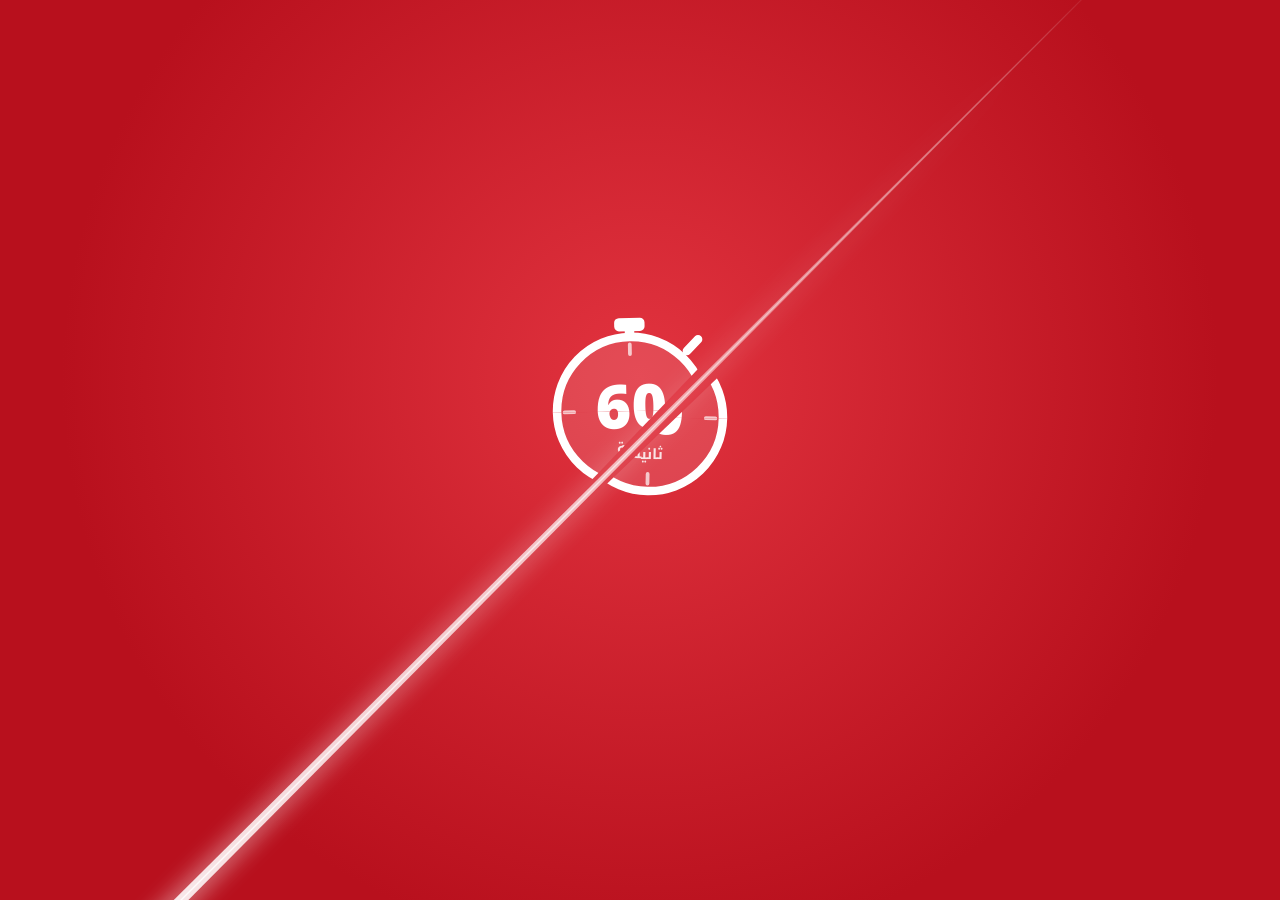
<file: index.html>
<!DOCTYPE html>
<html lang="ar" dir="rtl">
<head>
<meta charset="utf-8">
<meta name="viewport" content="width=device-width, initial-scale=1, maximum-scale=1, user-scalable=no, viewport-fit=cover">
<title>تحدّي الدقيقة</title>
<link rel="preconnect" href="https://fonts.googleapis.com">
<link rel="preconnect" href="https://fonts.gstatic.com" crossorigin>
<link href="https://fonts.googleapis.com/css2?family=Noto+Kufi+Arabic:wght@400;500;700;800&display=swap" rel="stylesheet">
<style>
:root{
  --hero:#d3232f; --page:#f4f4f5; --card:#ffffff; --text:#1f2125; --muted:#6b7078;
  --line:#e7e8eb; --tile:#f1f2f4; --accent:#d3232f; --ok:#1f9d6b; --shadow:0 4px 14px rgba(0,0,0,.07);
}
*{box-sizing:border-box;-webkit-tap-highlight-color:transparent}
html,body{margin:0;height:100%}
body{font-family:'Noto Kufi Arabic',system-ui,sans-serif;color:var(--text);background:var(--hero);min-height:100dvh;display:flex;justify-content:center}
#app{width:100%;max-width:480px;min-height:100dvh;display:flex;flex-direction:column;background:var(--hero)}
.screen{display:none;flex:1;flex-direction:column;animation:fade .28s ease}
.screen.active{display:flex}
#store,#badgesPage,#lbPage{touch-action:pan-y}
@keyframes fade{from{transform:translateY(4px)}to{transform:none}}

/* ===== الجزء العلوي (الهيرو) ===== */
.hero{color:#fff;padding:calc(14px + env(safe-area-inset-top)) 18px 26px}
.hero-top{display:flex;align-items:center;justify-content:space-between;margin-bottom:14px}
.mark{width:38px;height:38px}
.greet{font-size:14px;opacity:.9}
.hero h1{margin:0;font-size:30px;font-weight:800;line-height:1.3}
.hero p{margin:4px 0 0;font-size:14px;opacity:.88}

/* ===== اللوحة السفلية ===== */
.sheet{flex:1;background:var(--page);border-radius:28px 28px 0 0;padding:18px 16px calc(22px + env(safe-area-inset-bottom));display:flex;flex-direction:column}

.stats{display:grid;grid-template-columns:repeat(3,1fr);gap:10px;margin-bottom:16px}
.stat{background:var(--card);border-radius:16px;padding:10px 6px;text-align:center;box-shadow:var(--shadow)}
.stat b{display:block;font-size:24px;font-weight:800;color:var(--accent);line-height:1.2}
.stat small{color:var(--muted);font-size:12px}
.label{font-weight:800;margin:0 2px 10px;font-size:16px}

/* بطاقات الفئات بنمط التطبيق */
.cats{display:flex;flex-direction:column;gap:10px}
.cat{position:relative;display:flex;align-items:center;gap:12px;width:100%;min-height:62px;padding:0 0 0 14px;border:2px solid transparent;background:var(--card);border-radius:18px;box-shadow:var(--shadow);color:var(--text);font:inherit;text-align:right;cursor:pointer;overflow:hidden;transition:.15s}
.cat .ic{flex:none;width:64px;align-self:stretch;display:flex;align-items:center;justify-content:center;font-size:26px;background:var(--tile)}
.cat .nm{flex:1;font-weight:800;font-size:17px}
.cat:after{content:"‹";font-size:28px;color:var(--muted);line-height:1}
.cat .chk{display:none;width:22px;height:22px;border-radius:50%;background:var(--accent);color:#fff;font-size:13px;font-weight:800;align-items:center;justify-content:center}
.cat.sel{border-color:var(--accent)}
.cat.sel .chk{display:flex}
.cat.sel:after{display:none}

.btn{width:100%;margin-top:18px;border:0;border-radius:16px;padding:16px;font:inherit;font-weight:800;font-size:19px;color:#fff;background:var(--accent);box-shadow:0 8px 18px rgba(211,35,47,.3);cursor:pointer}
.btn:active{transform:translateY(2px)}
.btn.ghost{background:var(--card);color:var(--text);box-shadow:var(--shadow);margin-top:10px;font-size:17px}
.note{margin-top:14px;text-align:center;color:var(--muted);font-size:12.5px}

/* ===== البحث عن خصم (خلفية الهوية كاملة) ===== */
.full{flex:1;display:flex;flex-direction:column;align-items:center;justify-content:center;text-align:center;gap:14px;color:#fff;padding:24px}
.radar{width:120px;height:120px;border-radius:50%;border:3px solid #fff;position:relative;margin:0 auto 18px;animation:pulse 1.3s infinite}
@keyframes pulse{0%{box-shadow:0 0 0 0 rgba(255,255,255,.5)}100%{box-shadow:0 0 0 36px rgba(255,255,255,0)}}
.big{font-size:26px;font-weight:800}
.sub{opacity:.85;font-size:15px}
.vs{display:flex;align-items:center;justify-content:center;gap:16px}
.av{width:82px;height:82px;border-radius:50%;background:rgba(255,255,255,.18);border:3px solid #fff;display:flex;align-items:center;justify-content:center;font-size:38px;margin:0 auto 6px}
.pname{font-weight:800}
.tag{font-size:11px;opacity:.85}

/* ===== اللعب ===== */
.top{display:grid;grid-template-columns:1fr 84px 1fr;align-items:center;gap:8px;margin-bottom:12px}
.pl{background:rgba(255,255,255,.16);border-radius:16px;padding:8px 10px;text-align:center;color:#fff}
.pl .n{font-size:12px;opacity:.85;white-space:nowrap;overflow:hidden;text-overflow:ellipsis}
.pl .s{font-size:30px;font-weight:800;line-height:1.15}
.pl .s.pop{animation:pop .35s}
@keyframes pop{40%{transform:scale(1.35)}}#quitBtn{position:fixed!important;left:50%!important;transform:translateX(-50%);bottom:calc(12px + env(safe-area-inset-bottom))!important;width:calc(100% - 32px)!important;max-width:448px;margin:0!important;z-index:20;box-shadow:0 6px 18px rgba(211,35,47,.28)}
#game .sheet{padding-bottom:calc(84px + env(safe-area-inset-bottom))!important}
#game:not(.active) #quitBtn{display:none}

.fpts{position:fixed;left:50%;top:34%;z-index:60;pointer-events:none;font-weight:900;transform:translateX(-50%);animation:fpts 1.9s ease-out forwards;white-space:nowrap;-webkit-text-stroke:1.5px #fff;paint-order:stroke fill}
.fpts.l1{font-size:40px;color:#15803d;text-shadow:0 4px 14px rgba(21,128,61,.45)}
.fpts.l2{font-size:48px;color:#0369a1;text-shadow:0 4px 16px rgba(3,105,161,.5)}
.fpts.l3{font-size:58px;color:#e09b00;text-shadow:0 0 24px rgba(245,179,1,.9),0 3px 8px rgba(0,0,0,.3)}
.fpts small{display:block;font-size:17px;text-align:center;-webkit-text-stroke:0;color:#fff;background:#c8102e;border-radius:999px;padding:2px 10px;margin:4px auto 0;width:max-content}
@keyframes fpts{0%{opacity:0;transform:translate(-50%,24px) scale(.5)}14%{opacity:1;transform:translate(-50%,0) scale(1.18)}24%{transform:translate(-50%,0) scale(1)}75%{opacity:1;transform:translate(-50%,-14px) scale(1)}100%{opacity:0;transform:translate(-50%,-50px) scale(.95)}}

.clock{position:relative;width:84px;height:84px}
.clock svg{width:100%;height:100%;transform:rotate(-90deg)}
.clock .bg{stroke:rgba(255,255,255,.25)}
.clock .fg{stroke:#fff;stroke-linecap:round;transition:stroke-dashoffset .1s linear,stroke .3s}
.clock .num{position:absolute;inset:0;display:flex;align-items:center;justify-content:center;font-size:30px;font-weight:800;color:#fff}
.clock.low .fg{stroke:#ffd24a} .clock.low .num{color:#ffd24a;animation:blink .5s infinite alternate}
@keyframes blink{to{transform:scale(1.14)}}
.race{display:flex;height:38px;border-radius:19px;overflow:hidden;background:rgba(255,255,255,.2);box-shadow:inset 0 0 0 1.5px rgba(255,255,255,.35)}
.race i{display:flex;align-items:center;height:100%;transition:width .45s ease;font-style:normal;font-size:14px;font-weight:800;padding:0 14px;gap:8px;white-space:nowrap;overflow:hidden;min-width:0}
.race .m{background:#fff;color:var(--hero);width:50%;justify-content:flex-start} .race .b{background:rgba(70,0,10,.55);color:#fff;width:50%;justify-content:flex-end}
.meta{display:flex;justify-content:space-between;align-items:center;margin-bottom:10px;font-size:13px;color:var(--muted)}
.chip{background:var(--card);border-radius:20px;padding:3px 12px;font-weight:700;box-shadow:var(--shadow)}
.combo{color:var(--accent);font-weight:800;opacity:0;transition:.2s}
.combo.on{opacity:1}
.qcard{background:var(--card);border-radius:20px;border-right:5px solid var(--accent);padding:22px 16px;font-size:21px;font-weight:800;line-height:1.7;text-align:center;min-height:112px;display:flex;align-items:center;justify-content:center;box-shadow:var(--shadow)}
.qcard.in{animation:qin .25s}
@keyframes qin{from{opacity:0;transform:translateX(-12px)}to{opacity:1;transform:none}}

/* ===== صفوف الإجابات ===== */
.opts{display:flex;flex-direction:column;gap:10px;margin-top:14px}
.opt{display:flex;align-items:center;gap:12px;width:100%;min-height:58px;padding:0 0 0 12px;border:2px solid transparent;background:var(--card);color:var(--text);border-radius:16px;box-shadow:var(--shadow);font:inherit;font-size:17px;font-weight:700;text-align:right;cursor:pointer;overflow:hidden;transition:transform .12s,background .15s,border-color .15s}
.opt:active{transform:scale(.985)}
.opt .lt{flex:none;width:54px;align-self:stretch;display:flex;align-items:center;justify-content:center;font-size:20px;font-weight:800;background:var(--tile);color:var(--accent)}
.opt .tx{flex:1;padding:8px 0}
.opt .st{flex:none;width:28px;height:28px;border-radius:50%;display:none;align-items:center;justify-content:center;font-weight:800;font-size:15px;color:#fff}
.opt.ok{border-color:var(--ok);background:color-mix(in srgb,var(--ok) 14%,var(--card))}
.opt.ok .lt{background:var(--ok);color:#fff}
.opt.ok .st{display:flex;background:var(--ok)}
.opt.bad{border-color:var(--accent);background:color-mix(in srgb,var(--accent) 12%,var(--card));animation:shake .35s}
.opt.bad .lt{background:var(--accent);color:#fff}
.opt.bad .st{display:flex;background:var(--accent)}
.opt.dim{opacity:.5}
@keyframes shake{25%{transform:translateX(7px)}75%{transform:translateX(-7px)}}
.opts.lock .opt{pointer-events:none}

/* ===== النتيجة ===== */
.hero.res{text-align:center;padding-bottom:30px}
.res-emoji{font-size:76px;line-height:1.1;animation:bounce .8s}
@keyframes bounce{0%{transform:scale(.3)}60%{transform:scale(1.2)}100%{transform:scale(1)}}
.res-title{margin:6px 0 0;font-size:34px;font-weight:800}
.res-scores{display:grid;grid-template-columns:1fr 1fr;gap:12px;margin-bottom:12px}
.score-card{background:var(--card);border-radius:18px;padding:16px 10px;text-align:center;box-shadow:var(--shadow)}
.score-card .n{font-size:13px;color:var(--muted)}
.score-card .s{font-size:44px;font-weight:800;line-height:1.2}
.score-card.me .s{color:var(--ok)} .score-card.bot .s{color:var(--accent)}
.res-extra{color:var(--muted);font-size:15px;font-weight:700;text-align:center;margin:4px 0 8px}
.sp{flex:1}

/* ===== تحسينات: ترويسة مضغوطة + شارات + هوية ===== */
.hero{position:relative;overflow:hidden}
.hero:before,.hero:after{content:"";position:absolute;border-radius:50%;background:rgba(255,255,255,.07);pointer-events:none}
.hero:before{width:170px;height:170px;top:-80px;left:-40px}
.hero:after{width:110px;height:110px;bottom:-60px;right:30px}
.hero>*{position:relative;z-index:1}
.hero>.wm{position:absolute!important;left:-18px;bottom:-30px;width:150px;height:150px;opacity:.13;z-index:0;pointer-events:none;transform:rotate(-8deg)}
.hero.compact{padding:calc(10px + env(safe-area-inset-top)) 18px 16px}
.hero-row{display:flex;align-items:center;gap:12px}
.hero-row .mark{width:40px;height:40px;flex:none;background:rgba(255,255,255,.16);border-radius:14px;padding:7px}
.ttl{flex:1}
.ttl h1{font-size:23px;line-height:1.2}
.ttl .greet{font-size:12.5px;opacity:.85}
.bcount{display:flex;align-items:center;gap:5px;background:rgba(255,255,255,.18);border-radius:20px;padding:5px 11px;font-weight:800;font-size:14px}
.sheet{border-radius:24px 24px 0 0;padding-top:16px}
.stats{margin-bottom:14px}
.stat b{font-size:22px}
.label{display:flex;align-items:center;gap:8px;margin-bottom:9px}
.label small{color:var(--muted);font-weight:500;font-size:13px}
.label:before{content:"";width:5px;height:16px;border-radius:3px;background:var(--accent)}
.cat{min-height:56px}
.cat .ic{width:60px;color:var(--accent)}
.cat .ic svg{width:26px;height:26px}
.btn{margin-top:14px}
.badges{display:flex;gap:10px;overflow-x:auto;padding:2px 2px 10px;margin:0 -2px 6px;scrollbar-width:none}
.badges::-webkit-scrollbar{display:none}
.bd{flex:none;width:72px;text-align:center;border:0;background:none;font:inherit;color:var(--text);cursor:pointer;padding:0}
.bd .bi{width:56px;height:56px;margin:0 auto 5px;border-radius:50%;display:flex;align-items:center;justify-content:center;background:var(--tile);color:#b3b7bf;border:2px dashed var(--line)}
.bd .bi svg{width:26px;height:26px}
.bd.on .bi{background:linear-gradient(160deg,#e8414d,var(--accent));color:#fff;border:2px solid #fff;box-shadow:0 0 0 2px var(--accent),0 6px 12px rgba(211,35,47,.3)}
.bd .bn{font-size:11.5px;font-weight:700;line-height:1.25;color:var(--muted)}
.bd.on .bn{color:var(--text)}
.toast{position:fixed;left:50%;bottom:calc(24px + env(safe-area-inset-bottom));transform:translate(-50%,20px);background:#1f2125;color:#fff;padding:10px 16px;border-radius:14px;font-size:14px;font-weight:700;opacity:0;pointer-events:none;transition:.25s;max-width:88%;text-align:center;z-index:9}
.toast.show{opacity:1;transform:translate(-50%,0)}
/* لعب */
#game .hero.tight{padding:calc(10px + env(safe-area-inset-top)) 14px 12px}
.top{grid-template-columns:1fr 72px 1fr;margin-bottom:9px}
.pl{padding:5px 8px}
.pl .s{font-size:26px}
.clock{width:72px;height:72px}
.clock .num{font-size:26px}
#game .sheet{padding-top:14px}
.meta{margin-bottom:8px}
.qcard{min-height:100px;font-size:20px;padding:18px 14px}
.opts{margin-top:12px;gap:9px}
.opt{min-height:54px}
/* نتيجة */
.hero.res{padding:calc(10px + env(safe-area-inset-top)) 18px 14px;display:flex;align-items:center;justify-content:center;gap:12px}
.res-emoji{font-size:48px}
.res-title{font-size:28px;margin:0}
.nb{display:flex;align-items:center;gap:12px;background:var(--card);border-radius:18px;padding:10px 12px;box-shadow:var(--shadow);margin-bottom:8px;border:2px solid var(--accent);animation:nbin .5s both}
.nb .bi{width:46px;height:46px;border-radius:50%;flex:none;display:flex;align-items:center;justify-content:center;background:linear-gradient(160deg,#e8414d,var(--accent));color:#fff}
.nb .bi svg{width:24px;height:24px}
.nb small{color:var(--accent);font-weight:800;font-size:12px;display:block}
.nb b{font-size:16px}
.nb span{display:block;color:var(--muted);font-size:12.5px}
@keyframes nbin{from{opacity:0;transform:translateY(14px) scale(.96)}to{opacity:1;transform:none}}

/* ===== أيقونات داخل مربعات مدوّرة بدل الشريط الجانبي، وإزالة الأسهم ===== */
.cat{padding:8px 12px 8px 14px;gap:12px}
.cat:after{display:none}
.cat .ic{width:46px;height:46px;align-self:center;border-radius:14px;margin:0}
.cat .ic svg{width:25px;height:25px}
.cat .chk{display:none}
.cat.sel .chk{display:flex}
.opt{padding:8px 12px 8px 14px}
.opt .lt{width:38px;height:38px;align-self:center;border-radius:12px;font-size:18px}
.opt .tx{padding:0}
.mixinfo{text-align:center;color:var(--muted);font-size:14px;font-weight:700;margin-top:10px}
#goBtn{padding:20px;font-size:23px;margin-top:10px;border-radius:18px}
#home .sheet{min-height:0}
.sndbtn{width:34px;height:34px;border-radius:50%;border:0;background:rgba(255,255,255,.18);color:#fff;display:flex;align-items:center;justify-content:center;cursor:pointer;flex:none;padding:0}
.qbar{height:5px;border-radius:5px;background:var(--line);margin-top:10px;overflow:hidden}
.qbar i{display:block;height:100%;width:100%;background:var(--accent);transition:width .1s linear}
.chip[data-l="1"]{color:var(--ok)}
.chip[data-l="3"]{color:var(--accent)}
.expl{display:none;margin-top:10px;background:color-mix(in srgb,var(--accent) 9%,var(--card));border-radius:14px;padding:10px 12px;font-size:14.5px;font-weight:700;line-height:1.6}
.expl.on{display:block;animation:fade .25s}
.sponsor{display:flex;align-items:center;gap:12px;background:var(--card);border-radius:18px;padding:10px 12px;box-shadow:var(--shadow);border:2px dashed var(--line);margin-top:2px}
.sponsor .gi{width:46px;height:46px;border-radius:14px;background:var(--tile);color:var(--accent);display:flex;align-items:center;justify-content:center;flex:none}
.sponsor small{color:var(--accent);font-weight:800;font-size:12px;display:block}
.sponsor b{font-size:16px}
.sponsor span{display:block;color:var(--muted);font-size:12.5px}
.opts{margin-top:10px}
.wallet{display:flex;align-items:center;justify-content:space-between;gap:10px;background:linear-gradient(135deg,var(--accent),#a81a24);color:#fff;border-radius:20px;padding:14px 16px;margin-bottom:14px;box-shadow:0 8px 18px rgba(211,35,47,.28)}
.wallet small{display:block;opacity:.9;font-size:13px}
.wallet b{font-size:32px;font-weight:800;line-height:1.2}
.wbtn{border:0;background:#fff;color:var(--accent);font:inherit;font-weight:800;font-size:15px;border-radius:14px;padding:10px 14px;cursor:pointer}
.earned{text-align:center;font-size:24px;font-weight:800;color:var(--ok);margin:2px 0 10px}
.earned small{display:block;font-size:12.5px;color:var(--muted);font-weight:500}
.rw{display:flex;align-items:center;gap:12px;background:var(--card);border-radius:18px;padding:10px 12px;box-shadow:var(--shadow);margin-bottom:10px}
.rw .gi{width:46px;height:46px;border-radius:14px;background:var(--tile);color:var(--accent);display:flex;align-items:center;justify-content:center;flex:none}
.rw .rb{flex:1;min-width:0}
.rw .gi.logo{background:#fff;overflow:hidden;box-shadow:inset 0 0 0 1px rgba(0,0,0,.06)}
.rw .gi.logo img{width:100%;height:100%;object-fit:contain;display:block}
.rw .rb b{display:block;font-size:15.5px}
.rw .rb span{color:var(--muted);font-size:12.5px}
.pbar{height:5px;border-radius:5px;background:var(--line);margin-top:6px;overflow:hidden}
.pbar i{display:block;height:100%;background:var(--accent)}
.rbtn{flex:none;border:0;background:var(--accent);color:#fff;font:inherit;font-weight:800;font-size:13px;border-radius:12px;padding:9px 12px;cursor:pointer}
.rbtn:disabled{background:var(--tile);color:var(--muted);cursor:default}
.hist{display:flex;align-items:center;justify-content:space-between;gap:10px;background:var(--card);border-radius:14px;padding:10px 12px;margin-bottom:8px;box-shadow:var(--shadow)}
.hist b{display:block;font-size:14.5px}
.hist span{color:var(--muted);font-size:12px}
.hist code{background:var(--tile);border-radius:8px;padding:4px 8px;font-size:13px;font-weight:800;letter-spacing:1px}
.empty{color:var(--muted);text-align:center;font-size:14px;padding:6px}
/* بوابة الدخول: الزائر ما يشوف شي غير هذي الشاشة */
#gate{position:fixed;inset:0;z-index:15;display:none;flex-direction:column;overflow-y:auto;background:var(--page);-webkit-overflow-scrolling:touch}
#gate.on{display:flex}#gate .gtop,#gate .gcard{flex:none}body.gated{overflow:hidden}
#gate .gtop{position:relative;overflow:hidden;background:linear-gradient(160deg,#d93a42,#b8101d);color:#fff;text-align:center;padding:calc(48px + env(safe-area-inset-top)) 24px 70px}
#gate .gwm{position:absolute;width:230px;height:230px;left:-60px;top:-30px;opacity:.12}
#gate .gmark{width:120px;height:auto;display:block;margin:6px auto 16px}
#gate h1{margin:0;font-size:32px;font-weight:900}
#gate .gtop p{margin:8px 0 0;opacity:.9;font-size:14px}
#gate .gcard{position:relative;margin:-44px 16px 24px;background:var(--card,#fff);border-radius:24px;padding:22px 18px 18px;box-shadow:0 14px 34px rgba(0,0,0,.12);max-width:440px;align-self:center;width:calc(100% - 32px);box-sizing:border-box}
#gate h2{margin:0 0 4px;font-size:21px;font-weight:900;color:var(--text)}
#gate .gsub{font-size:13px;color:var(--muted);line-height:1.8;margin-bottom:14px}
#gate .gfld{display:block;margin-bottom:12px}#gate .gfld span{display:block;font-size:13px;font-weight:700;color:var(--muted);margin-bottom:6px}
#gate .gfld input{width:100%;box-sizing:border-box;font:inherit;font-size:20px;font-weight:700;padding:13px 14px;border-radius:14px;border:1.5px solid var(--line);background:var(--page);color:var(--text);outline:none;text-align:center;letter-spacing:1px}
#gate .gfld input:focus{border-color:var(--accent)}
#gate #gCode{letter-spacing:8px}#gate #gCode:placeholder-shown{letter-spacing:0}#gate .btn:focus{outline:none}#gate .btn:focus-visible{outline:3px solid rgba(211,35,47,.35);outline-offset:2px}
#gate .ggp{margin:4px 0 6px}
#gate .gerr{color:var(--accent);font-size:13px;font-weight:700;text-align:center;min-height:0}#gate .gerr:empty{display:none}
#gate .btn{margin-top:12px}
#gate .ghelp{font-size:12px;color:var(--muted);text-align:center;margin-top:12px}
#lbBody,#lbMe,#lbCnt{transition:opacity .18s}#lbBody.ld{opacity:.45;pointer-events:none}#lbCnt.ld{opacity:.6}
.modal{position:fixed;inset:0;background:rgba(0,0,0,.5);display:none;align-items:center;justify-content:center;padding:24px;z-index:20}
.modal.on{display:flex}
.mbox{background:var(--card);border-radius:22px;padding:20px 18px;width:100%;max-width:360px;text-align:center}
.mbox h3{margin:0 0 8px;font-size:20px}
.mbox #mBody{color:var(--muted);font-size:15px;line-height:1.7}
.mbox code{display:inline-block;background:var(--tile);color:var(--text);border-radius:8px;padding:4px 10px;font-weight:800;letter-spacing:1.5px;margin:4px 0}
.mbtns{display:flex;gap:10px;margin-top:16px}
.mbtns .btn{margin-top:0;padding:12px;font-size:16px;flex:1}
.radar:after{content:none}
.radar{display:flex;align-items:center;justify-content:center}
.av{color:#fff;font-size:36px;font-weight:800}
.av svg{display:block}
.vsb{width:48px;height:48px;border-radius:50%;background:#fff;color:var(--hero);display:flex;align-items:center;justify-content:center;font-weight:800;font-size:16px;flex:none;box-shadow:0 4px 12px rgba(0,0,0,.2)}
.tag{display:flex;align-items:center;justify-content:center;gap:4px}
.combo{display:inline-flex;align-items:center;gap:3px}
.res-emoji{width:62px;height:62px;border-radius:50%;background:rgba(255,255,255,.18);display:flex;align-items:center;justify-content:center;font-size:0;animation:bounce .8s}
.opt .st svg{stroke-width:3.2}
.expl.on{display:flex;gap:8px;align-items:flex-start}
.expl svg{flex:none;color:var(--accent);margin-top:2px}
/* خط نوتو كوفي أعرض: ضبط الأحجام */
body{font-family:'Noto Kufi Arabic',system-ui,sans-serif}
.ttl h1{font-size:20px}
.qcard{font-size:18px;line-height:1.9}
.opt{font-size:15.5px}
.cat .nm{font-size:15.5px}
.btn{font-size:17px}
#goBtn{font-size:20px}
.wallet b{font-size:28px}
.stat b{font-size:20px}
.pl .s{font-size:24px}
.res-title{font-size:25px}
.expl{font-size:13.5px}
.bd .bn{font-size:10.5px}
.rw .rb b{font-size:14px}
.exclusive{display:flex;align-items:center;gap:12px;background:var(--card);border-radius:18px;padding:10px 12px;box-shadow:var(--shadow);margin-top:2px}
.exclusive .gi{width:46px;height:46px;border-radius:14px;background:var(--tile);color:var(--accent);display:flex;align-items:center;justify-content:center;flex:none}
.exclusive b{font-size:14.5px;line-height:1.6}
.guestbox{background:#fff6e0;border:1.5px solid #f2b705;border-radius:16px;padding:14px;margin-bottom:12px;color:#3a3112}
.guestbox b{display:block;font-size:15px;margin-bottom:4px}.guestbox p{margin:0 0 10px;font-size:12.5px;line-height:1.8;color:#6b5a1d}
.guestbox .rbtn{width:100%;padding:11px;border-radius:12px;font-size:15px}
html[data-theme="dark"] .guestbox{background:#2f2a1a;border-color:#b98d10;color:#f3e7c0}html[data-theme="dark"] .guestbox p{color:#d9c88e}
body.guest .wallet,body.guest #inviteBtn,body.guest #inviteBtn+.hint,body.guest #goDone{display:none!important}
body.guest #lbBtn{opacity:.55}
.lgcode{letter-spacing:8px;font-size:20px!important;direction:ltr}.lgcode::placeholder{letter-spacing:0;font-size:16px}
.nameIn{width:100%;border:2px solid var(--line);background:var(--page);color:var(--text);border-radius:14px;padding:12px;font:inherit;font-size:16px;text-align:center;outline:none}
.nameIn:focus{border-color:var(--accent)}
.gpick{display:flex;gap:10px;margin-top:12px}.gpick button{flex:1;border:2px solid var(--line);background:var(--page);color:var(--text);border-radius:14px;padding:11px;font:inherit;font-weight:800;font-size:15px}.gpick button.on{border-color:var(--accent);background:var(--accent);color:#fff}
.shareimg{width:100%;max-height:52vh;object-fit:contain;border-radius:14px;display:block;margin:0 auto}
.hint{font-size:12px;color:var(--muted);margin-top:8px}
.mbox{max-height:92vh;overflow:auto}
.mbtns{flex-wrap:wrap}
.badges{display:grid;grid-template-columns:repeat(5,1fr);gap:10px 4px;overflow:visible;padding:0;margin:0 0 12px}
.bd{width:auto}
.bd .bi{width:48px;height:48px;margin:0 auto 4px}
.bd .bn{font-size:11px;white-space:nowrap}
button.bcount{border:1.5px solid rgba(255,255,255,.6);background:rgba(255,255,255,.22);color:#fff;font:inherit;font-weight:700;font-size:13px;cursor:pointer;padding:6px 10px;box-shadow:0 2px 6px rgba(0,0,0,.15);transition:transform .12s,background .12s}
button.bcount:active,.sndbtn:active{transform:scale(.93);background:rgba(255,255,255,.38)}
.sndbtn{border:1.5px solid rgba(255,255,255,.6)!important;background:rgba(255,255,255,.22)!important;box-shadow:0 2px 6px rgba(0,0,0,.15);width:38px!important;height:38px!important;transition:transform .12s,background .12s}
.bcard{display:flex;align-items:center;gap:12px;background:var(--card);border-radius:18px;padding:12px;box-shadow:var(--shadow);margin-bottom:10px}
.bcard .bi{width:52px;height:52px;border-radius:50%;flex:none;display:flex;align-items:center;justify-content:center;background:var(--tile);color:#b3b7bf;border:2px dashed var(--line)}
.bcard.on .bi{background:linear-gradient(160deg,#e8414d,var(--accent));color:#fff;border:2px solid #fff;box-shadow:0 0 0 2px var(--accent),0 6px 12px rgba(211,35,47,.25)}
.bcard .bt{flex:1;min-width:0}
.bcard .bt b{display:block;font-size:15px}
.bcard .bt span{display:block;color:var(--muted);font-size:12.5px;line-height:1.6}
.bcard .bs{flex:none;color:var(--muted)}
.bcard.on .bs{color:var(--ok)}
.bcard .prog{font-size:11.5px;color:var(--muted);margin-top:4px}
.ttl{min-width:0}
.ttl .greet{display:block;font-size:13.5px;opacity:1;font-weight:500;cursor:pointer;white-space:nowrap;overflow:hidden;text-overflow:ellipsis;max-width:100%}
.mt1{display:block}.mt2{display:block;font-size:17px;font-weight:600;color:var(--muted);margin-top:4px}
.greet .gt{font-size:15px;font-weight:800}.greet .gn{font-size:13px;font-weight:500;opacity:.85;margin-inline-start:4px}
.bgrid{display:grid;grid-template-columns:repeat(4,1fr);gap:20px 6px;padding:6px 0}
.bt2{border:0;background:none;font:inherit;color:var(--text);text-align:center;cursor:pointer;padding:0}
.ring{--p:0;width:74px;height:74px;margin:0 auto 6px;border-radius:50%;background:conic-gradient(var(--accent) calc(var(--p)*1%),var(--line) 0);display:flex;align-items:center;justify-content:center}
.ring .bi{width:64px;height:64px;border-radius:50%;display:flex;align-items:center;justify-content:center;background:var(--card);color:#b3b7bf}
.bt2.on .ring .bi{background:linear-gradient(160deg,#e8414d,var(--accent));color:#fff}
.bt2 .nm{font-size:11.5px;font-weight:700;color:var(--muted)}
.bt2.on .nm{color:var(--text)}
.lbrow{width:100%;display:flex;align-items:center;gap:8px;font:inherit;border:0;border-radius:14px;padding:10px 14px;margin:4px 0 2px;background:var(--card);color:var(--text);box-shadow:var(--shadow);cursor:pointer;text-align:start}
.lbrow>svg:first-child{color:#d69a12}.lbrow .bl{flex:1;font-weight:800;font-size:15px}.lbmine{font-weight:800;font-size:13px;color:var(--accent)}
#lbPage .sheet{padding-bottom:90px}
.lbmode{width:100%!important;margin:0 0 10px}.lbmode button{flex:1 1 0;justify-content:center}
.lbper{display:flex;gap:6px;margin-bottom:14px}.lbper button{flex:1;font:inherit;font-size:14px;font-weight:800;border:1.5px solid var(--line);background:var(--card);color:var(--muted);border-radius:12px;padding:8px 4px;cursor:pointer}
.lbper button.on{border-color:var(--accent);color:var(--accent)}
.pod{display:grid;grid-template-columns:1fr 1.15fr 1fr;align-items:end;gap:8px;margin:6px 0 14px}
.pod .pc{text-align:center;min-width:0}
.pod .pav{width:58px;height:58px;margin:0 auto 6px;border-radius:50%;display:grid;place-items:center;font-weight:800;font-size:22px;color:#fff;background:#9aa1ab center/cover no-repeat;border:3px solid var(--card);box-shadow:var(--shadow)}
.pod .p1 .pav{width:72px;height:72px;font-size:26px}
.pod .pn{font-size:13px;font-weight:800;white-space:nowrap;overflow:hidden;text-overflow:ellipsis}
.pod .pp{font-size:12.5px;color:var(--muted);font-weight:700}
.pod .blk{margin-top:6px;border-radius:12px 12px 0 0;color:#fff;font-weight:900;font-size:20px;display:grid;place-items:center}
.pod .p1 .blk{height:70px;background:linear-gradient(160deg,#ffd76a,#d69a12)}.pod .p2 .blk{height:52px;background:linear-gradient(160deg,#e3e6ea,#9aa1ab)}.pod .p3 .blk{height:40px;background:linear-gradient(160deg,#d9a273,#a0643a)}
.lbl{background:var(--card);border-radius:18px;box-shadow:var(--shadow);overflow:hidden}
.lbi{display:flex;align-items:center;gap:10px;padding:11px 14px;border-bottom:1px solid var(--line);font-weight:700}
.lbi:last-child{border-bottom:0}.lbi .rk{width:28px;text-align:center;font-weight:900;color:var(--muted)}.lbi .nm{flex:1;min-width:0;white-space:nowrap;overflow:hidden;text-overflow:ellipsis}.lbi .pt{font-weight:900}
.lbi.me{background:color-mix(in srgb,var(--accent) 10%,var(--card))}.lbi.me .nm{color:var(--accent)}
.lbmore{display:block;width:100%;margin:10px 0 0;font:inherit;font-weight:800;font-size:14px;border:0;background:none;color:var(--accent);padding:8px;cursor:pointer}
.lbcards{display:grid;grid-template-columns:1fr 1fr;gap:10px;margin-top:14px}
.lbc{background:var(--card);border-radius:16px;box-shadow:var(--shadow);padding:10px 12px;min-width:0}
.lbc small{display:block;color:var(--muted);font-weight:700;font-size:12px}.lbc b{display:block;font-size:14px;white-space:nowrap;overflow:hidden;text-overflow:ellipsis}.lbc span{font-weight:900;color:var(--accent);font-size:15px}
.lbempty{text-align:center;color:var(--muted);font-weight:700;padding:30px 10px;line-height:1.8}
.lbme{position:fixed;left:50%;transform:translateX(-50%);bottom:0;width:100%;max-width:480px;z-index:5;background:var(--accent);color:#fff;padding:12px 18px calc(12px + env(safe-area-inset-bottom));display:flex;align-items:center;gap:10px;font-weight:800;border-radius:18px 18px 0 0;box-shadow:0 -6px 18px rgba(0,0,0,.15)}
.lbme .rk{font-size:22px;font-weight:900}.lbme .tx{flex:1;font-size:13.5px;line-height:1.5}.lbme .pt{font-size:18px;font-weight:900}
.trk{display:flex;flex-direction:column;gap:10px;padding:4px 0 10px}
.trow{border:0;font:inherit;color:var(--text);text-align:right;background:var(--card);border-radius:18px;padding:12px 14px;box-shadow:var(--shadow);cursor:pointer}
.trow .th{display:flex;align-items:center;justify-content:space-between;gap:8px}
.trow .th b{font-size:16px}
.mds{display:flex;gap:6px}
.md{width:30px;height:30px;border-radius:50%;display:inline-flex;align-items:center;justify-content:center;background:var(--line);color:#b3b7bf;flex:none}
.md.on.t1{background:linear-gradient(160deg,#d9a273,#a0643a);color:#fff}
.md.on.t2{background:linear-gradient(160deg,#e3e6ea,#9aa1ab);color:#fff}
.md.on.t3{background:linear-gradient(160deg,#ffd76a,#d69a12);color:#fff}
.trow .tg{font-size:13px;color:var(--muted);font-weight:700;margin-top:8px}
.trow .pbar i{display:block;height:100%;background:var(--accent);border-radius:5px}
.sph{font-weight:800;font-size:15px;margin:10px 2px 0}
.tl{display:flex;align-items:center;gap:10px;text-align:right;padding:7px 0;color:var(--muted)}
.tl.on{color:var(--text)}.tl>span:nth-child(2){flex:1}
.nbq{text-align:center;color:var(--muted);font-size:12.5px;font-weight:700;margin:2px 0 8px;display:flex;align-items:center;justify-content:center;gap:6px}

.vs{align-items:flex-start!important;gap:6px!important;width:100%}
.vs .pcol{flex:1 1 0;min-width:0;display:flex;flex-direction:column;align-items:center;text-align:center}
.vs .pcol .av{margin:0 0 10px}
.vs .pname{width:100%;font-size:16px;line-height:1.35;min-height:44px;white-space:normal;overflow-wrap:anywhere;display:flex;align-items:flex-start;justify-content:center}
.vs .tag{display:inline-flex;align-items:center;justify-content:center;gap:4px;font-size:12px;opacity:.9;margin-top:4px;min-height:18px;white-space:nowrap}
.vs .vsb{flex:none;margin-top:28px}

.race i span{overflow:hidden;text-overflow:ellipsis;white-space:nowrap;min-width:0;flex:0 1 auto}
.race i b{font-size:18px;font-weight:800;flex:none;line-height:1}
.race .m{box-shadow:-2px 0 6px rgba(0,0,0,.12)}

/* الاكتفاء بشريط المقارنة: إخفاء بطاقتي النقاط */
#game .top .pl{display:none}
#game .top{display:flex;justify-content:center}
#game .race{margin-top:12px}

/* مؤقّت السؤال: إطار متناقص حول البطاقة */
.qwrap{position:relative}
.qwrap .qcard{border-right:0}
.qring{position:absolute;inset:0;width:100%;height:100%;pointer-events:none;overflow:visible}
.qring path{stroke:#1f9d6b;stroke-dasharray:100 100;transition:stroke .25s}
.qsec{position:absolute;top:9px;left:14px;font-size:13px;font-weight:800;color:#1f9d6b;transition:color .25s;pointer-events:none}
.qwrap.warn .qring path{stroke:#f08a00}.qwrap.warn .qsec{color:#f08a00}
.qwrap.danger .qring path{stroke:#d3232f}.qwrap.danger .qsec{color:#d3232f;animation:qpulse .5s ease-in-out infinite alternate}
@keyframes qpulse{to{transform:scale(1.18)}}
.qbar{display:none}

/* المنافس: رمادي بلون بطاقات التطبيق */
.race .b{background:#2b2c2e!important;color:#fff}
.race{background:#2b2c2e!important;box-shadow:inset 0 0 0 1.5px rgba(255,255,255,.28)!important}
/* عداد الجولة: قرص رمادي داكن وحلقة أوضح */
.clock{filter:drop-shadow(0 3px 8px rgba(60,0,8,.35))}
.clock::before{content:"";position:absolute;inset:7px;border-radius:50%;background:#2b2c2e}
.clock .bg{stroke:rgba(255,255,255,.22)}
.clock .fg{stroke:#fff}
.clock .num{flex-direction:column;line-height:1;font-size:28px}
.clock .num::after{content:"ثانية";font-size:10px;font-weight:700;opacity:.75;margin-top:3px}
.clock.low::before{background:#4a1016}
.clock.low .fg{stroke:#ffd24a}
/* لا يتداخل رقم ثواني السؤال مع نصه */
.qwrap .qcard{padding-top:34px}
.qsec{top:8px;left:50%;transform:translateX(-50%);background:rgba(0,0,0,.05);border-radius:10px;padding:1px 10px}
.qwrap.danger .qsec{animation:none}

/* عداد الجولة: رقم كبير يتغير لونه (الخيار ٢) */
.clock{width:auto!important;height:auto!important;filter:none}
.clock svg,.clock::before{display:none!important}
.clock .num{position:static!important;inset:auto;font-size:60px!important;font-weight:800;line-height:1;transition:color .3s;flex-direction:column;text-shadow:0 2px 8px rgba(60,0,8,.3)}
.clock .num::after{font-size:12px!important;opacity:.85;margin-top:4px}
.clock.mid .num{color:#ffd24a}
.clock.low .num{color:#ffd24a;animation:qpulse2 .5s ease-in-out infinite alternate}
@keyframes qpulse2{to{transform:scale(1.12)}}

/* الوضع الداكن */
html[data-theme="dark"]{--hero:#202124;--page:#111312;--card:#2a2b2e;--text:#f3f3f4;--muted:#9da1a8;--line:#34353a;--tile:#2a2b2e;--accent:#e0262f;--shadow:none}
html[data-theme="dark"] .wallet{background:var(--card);box-shadow:none;border:1px solid var(--line)}
html[data-theme="dark"] .wallet b{color:var(--text)}
html[data-theme="dark"] .wbtn{background:var(--accent);color:#fff;box-shadow:0 6px 16px rgba(224,38,47,.35)}
html[data-theme="dark"] #inviteBtn{background:transparent!important;color:var(--text)!important;border:1px solid var(--line)!important}
html[data-theme="dark"] html[data-theme="dark"] #quitBtn{background:var(--accent)!important;color:#fff!important;border:0!important}
#game #store .bklogo.bks,#badgesPage #app{position:relative}
.bklogo{position:absolute;top:calc(28px + env(safe-area-inset-top));left:0;right:0;margin:0 auto;width:76px;height:auto;color:#fff;z-index:5;pointer-events:none;shape-rendering:geometricPrecision}
html[data-theme="dark"] .bklogo{color:#d02030}
#app .hero{padding-top:calc(62px + env(safe-area-inset-top))!important}
html{touch-action:manipulation;-webkit-text-size-adjust:100%}
input,select,textarea{font-size:16px!important}
.pts50{font-size:26px;font-weight:800;color:#c8102e}
html[data-theme="dark"] .pts50{color:#ff4d57}
#goBtn.slide{position:relative;height:72px;border-radius:999px!important;padding:0!important;overflow:hidden;touch-action:none;user-select:none;-webkit-user-select:none;display:flex;align-items:center;justify-content:center;text-align:center;font-size:18px;line-height:1.25;cursor:pointer}
#goBtn .slbl{margin:0;padding:0 80px 0 14px;white-space:nowrap;font-weight:800;transition:opacity .15s;pointer-events:none}
#goBtn .sknob{position:absolute;margin:0;right:6px;top:6px;width:60px;height:60px;border-radius:50%;background:var(--accent);color:#fff;display:grid;place-items:center;box-shadow:0 2px 8px rgba(0,0,0,.3);touch-action:none;will-change:transform}
#goBtn .sknob.back{transition:transform .28s cubic-bezier(.2,.8,.2,1)}
@keyframes nudge{0%{transform:translateX(0)}30%{transform:translateX(-34px)}48%{transform:translateX(4px)}62%{transform:translateX(-12px)}76%{transform:translateX(2px)}100%{transform:translateX(0)}}
#goBtn .sknob.hint{animation:nudge 1.1s cubic-bezier(.3,.7,.3,1) 1}
#goBtn.slide{background:linear-gradient(90deg,#55565b,#3a3b40)!important;color:#fff!important;border:0!important;box-shadow:inset 0 1px 0 rgba(255,255,255,.14),0 6px 16px rgba(0,0,0,.18)!important}
#goBtn .sknob{box-shadow:0 2px 8px rgba(0,0,0,.35)}
#goBtn.slide{background:rgba(0,0,0,.09)!important;box-shadow:none!important;border:0!important;color:#6b6f76}
html[data-theme="dark"] #goBtn.slide{background:rgba(255,255,255,.14)!important;border:0!important;color:#c9ccd2}
#goBtn .slbl,html:not([data-theme="dark"]) #goBtn .slbl{animation:none!important;background:none!important;-webkit-background-clip:border-box;background-clip:border-box;-webkit-text-fill-color:currentColor;color:inherit;opacity:1}
#goBtn.slide{background:rgba(0,0,0,.065)!important;color:#a30d25!important}
#goBtn .slbl{padding:0!important;width:100%;text-align:center}
html[data-theme="dark"] #goBtn.slide{background:rgba(255,255,255,.13)!important;color:#fff!important}
#goBtn .sknob{top:50%!important;margin-top:-30px!important;right:6px!important;background:#c8102e!important;color:#fff!important}
html[data-theme="dark"] #goBtn .sknob{background:#e11d2e!important}
html:not([data-theme="dark"]) #invUrl{background:rgba(255,255,255,.16);border:1px solid rgba(255,255,255,.45);color:#fff}
html:not([data-theme="dark"]) #invShare{background:#fff!important;color:#c8102e!important;border:0!important}
html:not([data-theme="dark"]) #invCancel{background:transparent!important;color:#fff!important;border:1.5px solid rgba(255,255,255,.7)!important}
html[data-theme="dark"] #invUrl{background:var(--tile);border:1px solid var(--line)}
html[data-theme="dark"] #invCancel{background:transparent!important;color:var(--muted)!important;border:1px solid var(--line)!important}
#skipWait{background:#fff!important;color:#c8102e!important;border:0!important;border-radius:999px!important;font-weight:800!important;box-shadow:0 6px 16px rgba(0,0,0,.22)!important;padding:15px 22px!important;width:100%}
#skipWait:active{transform:scale(.97)}
#inviteBtn{display:flex!important;flex-direction:column;align-items:center;gap:8px;padding:14px 12px!important;border-radius:22px!important;background:var(--card,#fff)!important;border:1.5px solid rgba(200,16,46,.35)!important;box-shadow:none!important;color:var(--text,#1f2125)!important;height:auto!important}
#inviteBtn .mrow{display:flex;align-items:center;justify-content:center;gap:16px}
#inviteBtn .mav,#inviteBtn .mem{width:54px;height:54px;border-radius:50%;display:grid;place-items:center;font-size:22px;font-weight:800}
#inviteBtn .mav{background:#c8102e;color:#fff}
#inviteBtn .mem{border:2px dashed #c8102e;color:#c8102e;font-size:28px;font-weight:600;animation:mpulse 1.8s ease-in-out infinite}
@keyframes mpulse{50%{transform:scale(1.1);background:rgba(200,16,46,.1)}}
#inviteBtn .mvs{font-size:28px;line-height:1;filter:saturate(1.3) contrast(1.15);animation:swc 2.4s ease-in-out infinite}
@keyframes swc{0%,70%,100%{transform:rotate(0) scale(1)}78%{transform:rotate(-12deg) scale(1.15)}86%{transform:rotate(10deg) scale(1.15)}}
#inviteBtn .mlb{font-weight:800;font-size:17px}
#inviteBtn .mbd{background:#c8102e;color:#fff;font-size:12px;font-weight:800;padding:3px 12px;border-radius:999px}
html[data-theme="dark"] #inviteBtn{border-color:rgba(255,77,87,.5)!important;background:var(--card)!important}
html[data-theme="dark"] #inviteBtn .mem{border-color:#ff4d57;color:#ff4d57}
html[data-theme="dark"] .race .m,html[data-theme="dark"] .vsb{color:var(--accent)}
html[data-theme="dark"] .hero:before,html[data-theme="dark"] .hero:after{display:none}
html[data-theme="dark"] .sheet{background:var(--page)}
html[data-theme="dark"] #demoTop{background:var(--card)!important;color:#ff6b75!important;border-color:#ff6b75!important}
html[data-theme="dark"] .toast{background:#f3f3f4;color:#1f2125}
html[data-theme="dark"] .opt,html[data-theme="dark"] .qcard,html[data-theme="dark"] .modal-card,html[data-theme="dark"] .stat{color:var(--text)}
html[data-theme="dark"] .qsec{background:rgba(255,255,255,.08)}

/* ازدحام الترويسة */
#home .hero-row{gap:8px}
#home .hero h1{font-size:22px;white-space:nowrap}
#home .greet{font-size:12px;white-space:nowrap}
#home .ttl{min-width:0;flex:1}
#home .hero-row .sndbtn{width:36px!important;height:36px!important}
button.bcount{padding:6px 9px}

/* ثواني السؤال فوق البطاقة */
.qwrap .qcard{padding-top:22px!important}
.meta .qsec{position:static!important;transform:none!important;margin:0 auto;background:rgba(31,157,107,.12);color:#1f9d6b;border-radius:12px;padding:3px 12px;font-size:14px;font-weight:800;pointer-events:none}
.meta .qsec,.meta .chip,#qNum{white-space:nowrap}.meta .qsec{font-size:13px!important;padding:3px 10px!important;max-width:52%;overflow:hidden;text-overflow:ellipsis}
.meta .qsec.warn{background:rgba(240,138,0,.14);color:#f08a00}
.meta .qsec.danger{background:rgba(211,35,47,.12);color:#d3232f;animation:qpulse .5s ease-in-out infinite alternate!important}

/* ترويسة الرئيسية: لا تداخل بين العنوان والأزرار */
#home .hero-row{gap:6px}
#home .hero-row .mark{width:34px;height:34px;padding:6px;border-radius:12px}
#home .hero h1{font-size:20px}
#home .hero-row .sndbtn{width:34px!important;height:34px!important}
#home button.bcount{padding:5px 8px;gap:4px;font-size:12.5px}
#home button.bcount svg:last-child{display:none}
#home .ttl{overflow:hidden}

#app #game .hero{padding-top:calc(58px + env(safe-area-inset-top))!important;padding-bottom:10px!important}
#game .clock .num{flex-direction:row!important;align-items:baseline;gap:6px;font-size:34px!important}
#game .clock .num::after{margin-top:0!important;font-size:13px!important}
#game .race{margin-top:8px!important}
#game .sheet{padding-top:12px!important}

.pfbtn{width:56px;height:56px;border-radius:50%;border:2px solid rgba(255,255,255,.75);background:rgba(255,255,255,.22);padding:0;cursor:pointer;flex:none;overflow:hidden;box-shadow:0 2px 6px rgba(0,0,0,.15);margin-inline-start:auto}
.pfav,.pfbig,.avimg{display:grid;place-items:center;width:100%;height:100%;border-radius:50%;color:#fff;font-weight:800;background-size:cover;background-position:center}
.pfav{font-size:23px}
.pfcard{display:flex;flex-direction:column;align-items:center;gap:12px;margin:4px 0 14px}
.pfbig{width:104px;height:104px;background-color:#c8102e;font-size:42px;box-shadow:0 6px 18px rgba(0,0,0,.15)}
.pfacts{display:flex;gap:8px}
.pfa{font:inherit;font-size:13.5px;font-weight:800;border:0;border-radius:999px;padding:8px 16px;background:var(--accent);color:#fff;cursor:pointer}
.pfa.ghost{background:var(--card);color:var(--text);border:1px solid rgba(0,0,0,.08)}
.pfsec{background:var(--card);border-radius:18px;padding:4px 14px;margin-bottom:14px}
.pfrow{display:flex;align-items:center;gap:10px;min-height:54px;border-bottom:1px solid rgba(127,127,127,.15)}
.pfrow:last-child{border-bottom:0}
.pfrow>span{font-size:14px;color:var(--muted);white-space:nowrap}
.pfrow>b{flex:1;text-align:start;font-weight:800;font-size:15px;overflow:hidden;text-overflow:ellipsis;white-space:nowrap}
.pfrow .sndbtn{background:var(--accent)!important;border:0!important;box-shadow:none!important}
.pfrow button.bcount{background:var(--accent);border:0;box-shadow:none}
.pfedit{font:inherit;font-size:13px;font-weight:800;border:0;border-radius:999px;padding:7px 14px;background:rgba(127,127,127,.14);color:var(--text);cursor:pointer;flex:none}
.pflock{font-style:normal;font-size:12px;color:var(--muted);background:rgba(127,127,127,.12);border-radius:999px;padding:3px 10px}
.pfmail input{flex:1;min-width:0;font:inherit;font-size:14px;border:0;background:transparent;color:var(--text);direction:ltr;text-align:left;outline:none}
.pfh{font-size:14px;font-weight:800;color:var(--muted);margin:4px 6px 8px}
.pfstats{display:grid;grid-template-columns:repeat(4,1fr);gap:8px;margin-bottom:14px}
.pfstats div{background:var(--card);border-radius:14px;padding:10px 4px;text-align:center}
.pfstats b{display:block;font-size:17px;font-weight:800}
.pfstats small{font-size:11px;color:var(--muted)}
.av.hasimg,.mav.hasimg{background-size:cover!important;background-position:center!important;font-size:0!important}
.av.hasimg svg,.mav.hasimg svg{display:none}

.pfwrap{position:relative;width:110px;height:110px;border:0;padding:0;background:none;cursor:pointer;-webkit-tap-highlight-color:transparent}
.pfwrap .pfbig{width:110px;height:110px}
.pfplus{position:absolute;bottom:2px;left:2px;width:34px;height:34px;border-radius:50%;background:var(--accent);color:#fff;font-size:24px;font-weight:800;line-height:30px;display:grid;place-items:center;border:3px solid var(--page);box-shadow:0 2px 6px rgba(0,0,0,.25)}
.pfplus.ed{font-size:15px}
.pfmail{flex-wrap:wrap;padding:8px 0}
.pfmail>span{flex:1 1 100%}
.pfmail input{flex:1;min-width:0;height:40px;border-radius:12px!important;background:rgba(127,127,127,.12)!important;padding:0 12px!important}
.pfmail input:-webkit-autofill{-webkit-box-shadow:0 0 0 40px var(--card) inset!important;-webkit-text-fill-color:var(--text)!important}
.asheet{position:fixed;inset:0;z-index:90;background:rgba(0,0,0,.45);display:none;align-items:flex-end;justify-content:center}
.asheet.on{display:flex;animation:fade .2s}
.asbox{width:100%;max-width:480px;padding:10px 12px calc(12px + env(safe-area-inset-bottom));display:flex;flex-direction:column;gap:8px}
.asbox button{font:inherit;font-size:17px;font-weight:700;border:0;border-radius:16px;padding:15px;background:var(--card);color:var(--text);cursor:pointer}
.asbox button.danger{color:#d3232f}
.asbox button.cancel{margin-top:4px;font-weight:800}
.cropov{position:fixed;inset:0;z-index:95;background:#000;display:none;flex-direction:column;color:#fff;touch-action:none}
.cropov.on{display:flex}
.crtop{display:flex;align-items:center;justify-content:space-between;padding:calc(12px + env(safe-area-inset-top)) 16px 12px}
.crtop b{font-size:16px}
.crtop button{font:inherit;font-size:16px;font-weight:700;border:0;background:none;color:#fff;cursor:pointer;padding:6px}
.crtop button.ok{color:#ffd24a;font-weight:800}
.crstage{position:relative;flex:1;overflow:hidden}
.crstage img{position:absolute;left:50%;top:50%;transform-origin:0 0;user-select:none;-webkit-user-drag:none;max-width:none}
.crmask{position:absolute;left:50%;top:50%;width:280px;height:280px;margin:-140px 0 0 -140px;border-radius:50%;box-shadow:0 0 0 2000px rgba(0,0,0,.6);border:2px solid rgba(255,255,255,.85);pointer-events:none}
.crzoom{display:flex;align-items:center;gap:12px;padding:14px 28px 6px;font-size:22px}
.crzoom input{flex:1;accent-color:#e11d2e}
.crhint{text-align:center;font-size:13px;opacity:.7;padding:0 16px calc(18px + env(safe-area-inset-bottom))}

.setrow{display:flex;align-items:center;justify-content:space-between;gap:10px;min-height:60px;border-bottom:1px solid rgba(127,127,127,.15)}
.setrow:last-child{border-bottom:0}
.setrow>span{font-size:15px;font-weight:700}
.seg{display:flex;background:rgba(127,127,127,.14);border-radius:999px;padding:3px;gap:2px}
.seg button{font:inherit;font-size:14px;font-weight:700;border:0;background:none;color:var(--muted);border-radius:999px;padding:7px 14px;display:flex;align-items:center;gap:6px;cursor:pointer}
.seg button.on{background:var(--accent);color:#fff;box-shadow:0 2px 6px rgba(0,0,0,.18)}
.bigrow{width:100%;display:flex;align-items:center;gap:10px;font:inherit;border:0;border-radius:18px;padding:16px;margin-bottom:10px;background:var(--card);color:var(--text);cursor:pointer;text-align:start}
.bigrow .bl{flex:1;font-size:16px;font-weight:800}
.bigrow .bc{font-weight:800;font-size:15px;opacity:.9}
.pfrow[hidden],.pfout[hidden]{display:none!important}
.pfout{width:100%;display:flex;align-items:center;justify-content:center;gap:8px;font:inherit;font-weight:700;font-size:15px;border:0;border-radius:18px;padding:14px;margin:6px 0 24px;background:transparent;color:var(--accent);cursor:pointer}.pfout:active{background:var(--card)}
.bigrow.red{background:var(--accent);color:#fff;box-shadow:0 6px 16px rgba(211,35,47,.25)}
#app .hero.compact .hero-row{min-height:58px}

.pfin input{flex:1;min-width:0;height:40px;font:inherit;font-size:15px;font-weight:700;border:1px solid transparent;border-radius:12px;background:rgba(127,127,127,.12);color:var(--text);padding:0 12px;outline:none}
.pfin input:focus{border-color:var(--accent)}
.pfin input[dir=ltr]{text-align:left;font-weight:600}
.pfin input:-webkit-autofill{-webkit-box-shadow:0 0 0 40px var(--card) inset!important;-webkit-text-fill-color:var(--text)!important}
.pfst{font-style:normal;font-size:12px;width:46px;text-align:center;flex:none;color:var(--muted)}
.pfst.ok{color:#1f9d6b}.pfst.err{color:#d3232f}
.seg{width:210px;flex:none}.seg button{flex:1 1 0;justify-content:center;padding:7px 8px}
.pfst:empty{display:none}
.pfin input[dir=ltr]{font-size:14px;padding:0 10px}
#profilePage .sheet{overflow:visible}
#profilePage .pfcard{margin-top:-58px;position:relative;z-index:3}
#profilePage .pfbig{border:4px solid var(--page);box-shadow:0 0 0 3px var(--accent),0 10px 24px rgba(0,0,0,.28);box-sizing:border-box}
#profilePage .pfplus{bottom:6px;left:6px}
.pfhold{position:relative;margin-inline-start:auto;flex:none;display:flex;align-items:center;gap:8px}
.pfhold .pfbtn{margin:0}
.onl{position:static;display:flex;align-items:center;gap:4px;padding:2px 8px;border-radius:999px;background:#1f2125;border:1.5px solid rgba(255,255,255,.7);white-space:nowrap;font-size:11px;font-weight:800;color:#fff;pointer-events:none;box-shadow:0 2px 6px rgba(0,0,0,.25)}
.onl i{width:7px;height:7px;border-radius:50%;background:#22c55e;animation:onlp 1.8s infinite}
.onl b{color:#4ade80;font-weight:800}
@keyframes onlp{0%{box-shadow:0 0 0 0 rgba(34,197,94,.55)}70%{box-shadow:0 0 0 9px rgba(34,197,94,0)}100%{box-shadow:0 0 0 0 rgba(34,197,94,0)}}
.onl .sw{font-size:13px;line-height:1}
.onl{font-size:12.5px!important;padding:3px 9px!important}
html:not([data-theme="dark"]) .onl{background:#fff!important;color:#1f2125!important;border-color:#fff!important;box-shadow:0 3px 10px rgba(80,0,10,.25)!important}
html:not([data-theme="dark"]) .onl b{color:#c8102e!important}
.onl b{font-size:14px;font-family:system-ui,-apple-system,sans-serif}
html:not([data-theme="dark"]) .onl i{background:#16a34a}
.onl .sw{font-size:15px!important;filter:saturate(1.3) contrast(1.15)}
.onlrow{display:flex;justify-content:center;margin:10px 0 2px}
.onlrow .onl{font-size:13px!important;padding:5px 12px!important}
html:not([data-theme="dark"]) .onlrow .onl{box-shadow:0 2px 8px rgba(0,0,0,.08)!important;border:1px solid rgba(0,0,0,.06)!important}
#home .sp{flex:1 1 6px;max-height:30px}
/* ضغط مسافات الرئيسية لتظهر كاملة دون تمرير */
#home .sheet{padding-top:12px!important;padding-bottom:calc(10px + env(safe-area-inset-bottom))!important}
#home .wallet{padding:13px 16px!important;margin-bottom:12px!important}
#home .wallet b{font-size:28px!important;line-height:1.1!important}
#home .stats{margin-bottom:6px!important;gap:9px!important}
#home .stat{padding:10px 6px!important}
#home #goDone{margin-top:10px!important;font-size:16px!important}
#home #goBtn.slide{height:66px!important;margin-top:10px!important}
#home #goBtn .sknob{width:56px!important;height:56px!important;margin-top:-28px!important}
#home .onlrow{margin:10px 0 0!important}
#home #inviteBtn{padding:12px 12px!important;gap:7px!important;margin-top:10px!important}
#home #inviteBtn .mav,#home #inviteBtn .mem{width:60px!important;height:60px!important;font-size:24px!important}
#home #inviteBtn .mem{font-size:30px!important}
#home #inviteBtn .mvs{font-size:34px!important}
#inviteBtn .mav,#inviteBtn .mem{flex:none}
#goKnob .kemo{display:block;filter:drop-shadow(0 1px 1px rgba(0,0,0,.25))}
#inviteBtn .mvs.vs,#home #inviteBtn .mvs.vs{font-family:system-ui,-apple-system,'Segoe UI',Arial,sans-serif;text-transform:uppercase;font-size:28px!important;font-weight:900;font-style:italic;color:#c8102e;letter-spacing:-1px;filter:none;animation:vsP 2.4s ease-in-out infinite}
html[data-theme="dark"] #inviteBtn .mvs.vs{color:#ff4d57}
@keyframes vsP{0%,70%,100%{transform:scale(1)}80%{transform:scale(1.22)}90%{transform:scale(.96)}}
#home #inviteBtn .mrow{gap:20px!important}
#home #inviteBtn .mlb{font-size:19px!important}
#home #inviteBtn .mbd{display:none!important}
#home .hint{margin-top:10px!important}
#home .pts50{font-size:22px!important;line-height:1.3}
/* ===== شاشة البداية: سيف يقص عداد الدقيقة ===== */
#splash{position:fixed;inset:0;z-index:9999;background:radial-gradient(circle at 50% 42%,#e2333f,#b8101d 70%);display:flex;flex-direction:column;align-items:center;justify-content:center;overflow:hidden;transition:opacity .35s ease;color:#fff}
#splash.out{opacity:0;pointer-events:none}
#splash .spW{position:relative;width:220px;height:220px;display:grid;place-items:center;transform:translateY(-7.6px);margin-bottom:8vh}
#splash .spT{position:absolute;inset:0;display:grid;place-items:center}
#splash .pA,#splash .pB,#splash .pC,#splash .pD{visibility:hidden}
#splash.cut1 .pA,#splash.cut1 .pB,#splash.cut1 .pC,#splash.cut1 .pD{visibility:visible}
#splash.cut1 .p0{visibility:hidden}
#splash .pA{clip-path:polygon(0 0,100% 0,100% 15.8%,62.3% 53.5%,0 53.5%)}
#splash .pB{clip-path:polygon(100% 15.8%,100% 53.5%,62.3% 53.5%)}
#splash .pC{clip-path:polygon(0 53.5%,62.3% 53.5%,15.8% 100%,0 100%)}
#splash .pD{clip-path:polygon(62.3% 53.5%,100% 53.5%,100% 100%,15.8% 100%)}
#splash.go .spT{animation:spIn .7s cubic-bezier(.16,1.3,.3,1) both}
#splash.cut1 .spT{animation:none;transition:transform .42s cubic-bezier(.18,1.35,.4,1)}
#splash.cut1 .pA,#splash.cut1 .pC{transform:translate(-9px,-3px) rotate(-1.2deg)}
#splash.cut1 .pB,#splash.cut1 .pD{transform:translate(9px,3px) rotate(1.2deg)}
#splash.cut2 .spT{transition:none}
#splash.cut2 .pA{animation:spFA 1.25s both}
#splash.cut2 .pB{animation:spFB 1.25s both}
#splash.cut2 .pC{animation:spFC 1.25s both}
#splash.cut2 .pD{animation:spFD 1.25s both}
#splash .spFl{position:fixed;inset:0;background:#fff;opacity:0;pointer-events:none}
#splash.cut1 .spFl,#splash.cut2 .spFl{animation:spFl .35s ease-out}
#splash .spTtl{position:absolute;left:0;right:0;top:calc(50% - 4vh);margin-top:-28px;font-weight:900;font-size:34px;text-align:center;opacity:0;transform:translateY(24px)}
#splash.cut2 .spTtl{animation:spTtl .8s cubic-bezier(.16,1.1,.3,1) .6s forwards}
#splash .spGl{position:absolute;left:32px;top:39px;width:156px;height:156px;border-radius:50%;overflow:hidden;pointer-events:none}
#splash .spGl::after{content:"";position:absolute;inset:-40%;background:linear-gradient(115deg,transparent 42%,rgba(255,255,255,.55) 50%,transparent 58%);transform:translateX(-70%);opacity:0}
#splash.go .spGl::after{animation:spGlint .5s ease-out .3s}
#splash.cut1 .spGl{display:none}
#spCv{position:fixed;inset:0;width:100%;height:100%;pointer-events:none;z-index:2}
#splash.cut2 .spW{animation:spShk .28s linear .045s}
@keyframes spFA{0%{transform:translate(-9px,-3px) rotate(-1.2deg);opacity:1;animation-timing-function:cubic-bezier(.15,.7,.35,1)}28%{transform:translate(-46px,-58px) rotate(-9deg);opacity:1;animation-timing-function:cubic-bezier(.55,0,.9,.5)}50%{opacity:1}88%{opacity:0}100%{transform:translate(-92px,330px) rotate(-34deg);opacity:0}}
@keyframes spFB{0%{transform:translate(9px,3px) rotate(1.2deg);opacity:1;animation-timing-function:cubic-bezier(.15,.7,.35,1)}28%{transform:translate(52px,-50px) rotate(8deg);opacity:1;animation-timing-function:cubic-bezier(.55,0,.9,.5)}50%{opacity:1}88%{opacity:0}100%{transform:translate(104px,320px) rotate(30deg);opacity:0}}
@keyframes spFC{0%{transform:translate(-9px,-3px) rotate(-1.2deg);opacity:1;animation-timing-function:cubic-bezier(.15,.7,.35,1)}28%{transform:translate(-50px,30px) rotate(-6deg);opacity:1;animation-timing-function:cubic-bezier(.55,0,.9,.5)}50%{opacity:1}88%{opacity:0}100%{transform:translate(-110px,360px) rotate(-26deg);opacity:0}}
@keyframes spFD{0%{transform:translate(9px,3px) rotate(1.2deg);opacity:1;animation-timing-function:cubic-bezier(.15,.7,.35,1)}28%{transform:translate(46px,38px) rotate(10deg);opacity:1;animation-timing-function:cubic-bezier(.55,0,.9,.5)}50%{opacity:1}88%{opacity:0}100%{transform:translate(96px,370px) rotate(36deg);opacity:0}}
@keyframes spIn{from{transform:scale(.55) rotate(-8deg);opacity:0;filter:blur(6px)}to{transform:none;opacity:1;filter:none}}
@keyframes spFl{0%{opacity:.35}100%{opacity:0}}
@keyframes spTtl{from{opacity:0;transform:translateY(18px) scale(.92);filter:blur(8px);letter-spacing:6px}to{opacity:1;transform:none;filter:none;letter-spacing:0}}
@keyframes spGlint{0%{transform:translateX(-70%);opacity:1}100%{transform:translateX(70%);opacity:0}}
@keyframes spShk{0%,100%{transform:translateY(-7.6px)}25%{transform:translate(4px,-10.6px)}50%{transform:translate(-4px,-4.6px)}75%{transform:translate(2px,-5.6px)}}
@media (prefers-reduced-motion:reduce){#splash.go .spT,#splash.cut2 .spT,#splash.cut2 .spW,#splash.go .spGl::after{animation:none!important;transition:opacity .4s!important;transform:none!important}}
/* مؤثرات التشويق */
.fxflash{position:fixed;inset:0;pointer-events:none;z-index:40;opacity:0}.fxflash.go{animation:fxfl .5s ease-out}
@keyframes fxfl{0%{opacity:.3}100%{opacity:0}}
.fxshake{animation:fxshk .4s}@keyframes fxshk{20%{transform:translateX(9px)}40%{transform:translateX(-9px)}60%{transform:translateX(6px)}80%{transform:translateX(-4px)}}
.fxvig{position:fixed;inset:0;pointer-events:none;z-index:41;display:none}.fxvig.on{display:block;animation:fxvg .8s ease-in-out infinite}
@keyframes fxvg{0%,100%{box-shadow:inset 0 0 40px 6px rgba(200,16,46,.25)}50%{box-shadow:inset 0 0 90px 22px rgba(200,16,46,.55)}}
.fxban{position:fixed;left:50%;bottom:calc(80px + env(safe-area-inset-bottom));z-index:45;background:#111;color:#fff;border-radius:14px;padding:11px 18px;font-weight:800;font-size:15px;white-space:nowrap;pointer-events:none;box-shadow:0 8px 24px rgba(0,0,0,.25);animation:fxbn 1.8s forwards}
.fxban.up{background:#1a8f4c}
@keyframes fxbn{0%{transform:translate(-50%,90px);opacity:0}15%,80%{transform:translate(-50%,0);opacity:1}100%{transform:translate(-50%,90px);opacity:0}}
.fxconf{position:fixed;top:-20px;width:9px;height:14px;z-index:300;pointer-events:none;border-radius:2px;animation:fxcf linear forwards}
@keyframes fxcf{to{transform:translateY(110vh) rotate(720deg)}}
</style>
<link rel="icon" type="image/svg+xml" href="data:image/svg+xml,%3Csvg%20xmlns=%22http://www.w3.org/2000/svg%22%20viewBox=%220%200%20512%20512%22%3E%3Crect%20width=%22512%22%20height=%22512%22%20rx=%22112%22%20fill=%22%23fff%22/%3E%3Cline%20x1=%22256%22%20y1=%2240%22%20x2=%22256%22%20y2=%2296%22%20transform=%22rotate%280.0%20256%20256%29%22%20stroke=%22%23c4c7cc%22%20stroke-width=%2224%22%20stroke-linecap=%22round%22%20stroke-opacity=%221%22/%3E%3Cline%20x1=%22256%22%20y1=%2240%22%20x2=%22256%22%20y2=%2296%22%20transform=%22rotate%2815.0%20256%20256%29%22%20stroke=%22%23c4c7cc%22%20stroke-width=%2224%22%20stroke-linecap=%22round%22%20stroke-opacity=%221%22/%3E%3Cline%20x1=%22256%22%20y1=%2240%22%20x2=%22256%22%20y2=%2296%22%20transform=%22rotate%2830.0%20256%20256%29%22%20stroke=%22%23c3c6cb%22%20stroke-width=%2224%22%20stroke-linecap=%22round%22%20stroke-opacity=%221%22/%3E%3Cline%20x1=%22256%22%20y1=%2240%22%20x2=%22256%22%20y2=%2296%22%20transform=%22rotate%2845.0%20256%20256%29%22%20stroke=%22%23c3c6cb%22%20stroke-width=%2224%22%20stroke-linecap=%22round%22%20stroke-opacity=%221%22/%3E%3Cline%20x1=%22256%22%20y1=%2240%22%20x2=%22256%22%20y2=%2296%22%20transform=%22rotate%2860.0%20256%20256%29%22%20stroke=%22%23c2c5ca%22%20stroke-width=%2224%22%20stroke-linecap=%22round%22%20stroke-opacity=%221%22/%3E%3Cline%20x1=%22256%22%20y1=%2240%22%20x2=%22256%22%20y2=%2296%22%20transform=%22rotate%2875.0%20256%20256%29%22%20stroke=%22%23c2c5ca%22%20stroke-width=%2224%22%20stroke-linecap=%22round%22%20stroke-opacity=%221%22/%3E%3Cline%20x1=%22256%22%20y1=%2240%22%20x2=%22256%22%20y2=%2296%22%20transform=%22rotate%2890.0%20256%20256%29%22%20stroke=%22%23c1c4ca%22%20stroke-width=%2224%22%20stroke-linecap=%22round%22%20stroke-opacity=%221%22/%3E%3Cline%20x1=%22256%22%20y1=%2240%22%20x2=%22256%22%20y2=%2296%22%20transform=%22rotate%28105.0%20256%20256%29%22%20stroke=%22%23c1c4c9%22%20stroke-width=%2224%22%20stroke-linecap=%22round%22%20stroke-opacity=%221%22/%3E%3Cline%20x1=%22256%22%20y1=%2240%22%20x2=%22256%22%20y2=%2296%22%20transform=%22rotate%28120.0%20256%20256%29%22%20stroke=%22%23c0c3c9%22%20stroke-width=%2224%22%20stroke-linecap=%22round%22%20stroke-opacity=%221%22/%3E%3Cline%20x1=%22256%22%20y1=%2240%22%20x2=%22256%22%20y2=%2296%22%20transform=%22rotate%28135.0%20256%20256%29%22%20stroke=%22%23c0c3c9%22%20stroke-width=%2224%22%20stroke-linecap=%22round%22%20stroke-opacity=%221%22/%3E%3Cline%20x1=%22256%22%20y1=%2240%22%20x2=%22256%22%20y2=%2296%22%20transform=%22rotate%28150.0%20256%20256%29%22%20stroke=%22%23bfc2c8%22%20stroke-width=%2224%22%20stroke-linecap=%22round%22%20stroke-opacity=%221%22/%3E%3Cline%20x1=%22256%22%20y1=%2240%22%20x2=%22256%22%20y2=%2296%22%20transform=%22rotate%28165.0%20256%20256%29%22%20stroke=%22%23c5c1b0%22%20stroke-width=%2224%22%20stroke-linecap=%22round%22%20stroke-opacity=%221%22/%3E%3Cline%20x1=%22256%22%20y1=%2240%22%20x2=%22256%22%20y2=%2296%22%20transform=%22rotate%28180.0%20256%20256%29%22%20stroke=%22%23cfbf8b%22%20stroke-width=%2224%22%20stroke-linecap=%22round%22%20stroke-opacity=%221%22/%3E%3Cline%20x1=%22256%22%20y1=%2240%22%20x2=%22256%22%20y2=%2296%22%20transform=%22rotate%28195.0%20256%20256%29%22%20stroke=%22%23d9bc66%22%20stroke-width=%2224%22%20stroke-linecap=%22round%22%20stroke-opacity=%221%22/%3E%3Cline%20x1=%22256%22%20y1=%2240%22%20x2=%22256%22%20y2=%2296%22%20transform=%22rotate%28210.0%20256%20256%29%22%20stroke=%22%23e2ba41%22%20stroke-width=%2224%22%20stroke-linecap=%22round%22%20stroke-opacity=%221%22/%3E%3Cline%20x1=%22256%22%20y1=%2240%22%20x2=%22256%22%20y2=%2296%22%20transform=%22rotate%28225.0%20256%20256%29%22%20stroke=%22%23ecb81d%22%20stroke-width=%2224%22%20stroke-linecap=%22round%22%20stroke-opacity=%221%22/%3E%3Cline%20x1=%22256%22%20y1=%2240%22%20x2=%22256%22%20y2=%2296%22%20transform=%22rotate%28240.0%20256%20256%29%22%20stroke=%22%23f2b107%22%20stroke-width=%2224%22%20stroke-linecap=%22round%22%20stroke-opacity=%221%22/%3E%3Cline%20x1=%22256%22%20y1=%2240%22%20x2=%22256%22%20y2=%2296%22%20transform=%22rotate%28255.0%20256%20256%29%22%20stroke=%22%23f1a00d%22%20stroke-width=%2224%22%20stroke-linecap=%22round%22%20stroke-opacity=%221%22/%3E%3Cline%20x1=%22256%22%20y1=%2240%22%20x2=%22256%22%20y2=%2296%22%20transform=%22rotate%28270.0%20256%20256%29%22%20stroke=%22%23f19012%22%20stroke-width=%2224%22%20stroke-linecap=%22round%22%20stroke-opacity=%221%22/%3E%3Cline%20x1=%22256%22%20y1=%2240%22%20x2=%22256%22%20y2=%2296%22%20transform=%22rotate%28285.0%20256%20256%29%22%20stroke=%22%23f07f18%22%20stroke-width=%2224%22%20stroke-linecap=%22round%22%20stroke-opacity=%221%22/%3E%3Cline%20x1=%22256%22%20y1=%2240%22%20x2=%22256%22%20y2=%2296%22%20transform=%22rotate%28300.0%20256%20256%29%22%20stroke=%22%23eb6a1e%22%20stroke-width=%2224%22%20stroke-linecap=%22round%22%20stroke-opacity=%221%22/%3E%3Cline%20x1=%22256%22%20y1=%2240%22%20x2=%22256%22%20y2=%2296%22%20transform=%22rotate%28315.0%20256%20256%29%22%20stroke=%22%23e35224%22%20stroke-width=%2224%22%20stroke-linecap=%22round%22%20stroke-opacity=%221%22/%3E%3Cline%20x1=%22256%22%20y1=%2240%22%20x2=%22256%22%20y2=%2296%22%20transform=%22rotate%28330.0%20256%20256%29%22%20stroke=%22%23db3b29%22%20stroke-width=%2224%22%20stroke-linecap=%22round%22%20stroke-opacity=%221%22/%3E%3Cline%20x1=%22256%22%20y1=%2240%22%20x2=%22256%22%20y2=%2296%22%20transform=%22rotate%28345.0%20256%20256%29%22%20stroke=%22%23d3232f%22%20stroke-width=%2224%22%20stroke-linecap=%22round%22%20stroke-opacity=%221%22/%3E%3Cpath%20transform=%22translate%28136.0%20218.8%29%20scale%280.09505%29%22%20d=%22M2524.3%20691.8%20L2519.7%20696.8%20L2509.7%20698.5%20L2034.7%20698.4%20L1999.7%20695.3%20L1948.7%20694.8%20L1909.2%20690.8%20L1859.7%20678.5%20L1825.7%20666.4%20L1775.7%20642.0%20L1757.3%20630.8%20L1721.5%20604.8%20L1693.7%20579.8%20L1651.1%20533.8%20L1585.8%20438.8%20L1514.7%20351.8%20L1453.9%20291.8%20L1390.7%20238.9%20L1323.7%20191.3%20L1245.7%20145.3%20L1216.7%20131.0%20L1135.7%2096.1%20L1058.7%2071.0%20L1007.7%2058.9%20L939.7%2045.7%20L860.7%2037.6%20L852.0%2034.8%20L850.2%2030.8%20L854.7%2027.6%20L867.7%2024.4%20L949.7%2012.7%20L1103.7%200.2%20L1247.7%200.4%20L1378.7%2011.2%20L1475.7%2024.2%20L1600.7%2049.6%20L1689.1%2073.8%20L1760.5%2096.8%20L1825.7%20120.7%20L1885.7%20145.6%20L1985.7%20192.5%20L2070.7%20241.0%20L2147.7%20290.1%20L2254.7%20371.4%20L2348.7%20456.1%20L2425.7%20541.8%20L2498.2%20639.8%20L2522.3%20677.8Z%20M0.7%20688.8%20L0.5%20681.8%20L32.9%20614.8%20L56.6%20574.8%20L105.3%20505.8%20L155.8%20445.8%20L193.0%20408.8%20L248.7%20361.6%20L280.7%20337.6%20L339.7%20299.5%20L408.7%20264.0%20L464.7%20239.5%20L543.5%20215.8%20L596.7%20204.0%20L687.7%20192.3%20L785.7%20192.2%20L866.7%20202.5%20L935.7%20216.2%20L968.9%20227.8%20L974.1%20231.8%20L973.1%20234.8%20L966.7%20237.3%20L926.7%20239.5%20L862.7%20250.3%20L817.7%20263.0%20L756.7%20288.3%20L714.7%20312.1%20L679.7%20335.6%20L620.7%20385.1%20L581.7%20428.3%20L537.0%20494.8%20L494.8%20573.8%20L464.0%20612.8%20L429.7%20641.9%20L390.5%20666.8%20L364.7%20678.2%20L331.2%20688.8%20L283.7%20694.7%20L18.7%20694.8%20L6.7%20693.4Z%22%20fill=%22%23d3232f%22/%3E%3C/svg%3E">
<link rel="icon" type="image/png" sizes="32x32" href="favicon-32.png">
<link rel="apple-touch-icon" href="apple-touch-icon.png">
<meta property="og:type" content="website">
<meta property="og:title" content="تحدّي الدقيقة">
<meta property="og:description" content="تحدٍّ شرعي سريع في ٦ أسئلة — هل تقبل التحدي؟">
<meta property="og:image" content="https://almotawa80.github.io/60sec/icon-512.png">
<meta property="og:image:width" content="512"><meta property="og:image:height" content="512">
<meta property="og:url" content="https://almotawa80.github.io/60sec/">
<meta name="twitter:card" content="summary">
<meta name="app-version" content="202611171520">
<meta name="theme-color" content="#ffffff">
</head>
<body>
<div id="splash" aria-hidden="true"><div class="spFl"></div><canvas id="spCv"></canvas><div class="spW"><div class="spT p0"><svg viewBox="0 0 200 200" width="190" height="190" aria-hidden="true"><circle cx="100" cy="108" r="78" fill="rgba(255,255,255,.12)" stroke="#fff" stroke-width="9"/><rect x="84" y="10" width="32" height="14" rx="5" fill="#fff"/><rect x="95" y="22" width="10" height="12" fill="#fff"/><path d="M160 46l12-12" stroke="#fff" stroke-width="9" stroke-linecap="round"/><g stroke="#fff" stroke-width="4" stroke-linecap="round" opacity=".7"><path d="M100 38v10M100 168v10M30 108h10M160 108h10"/></g><text x="100" y="126" text-anchor="middle" font-family="Noto Kufi Arabic,system-ui,sans-serif" font-weight="900" font-size="64" fill="#fff">60</text><text x="100" y="152" text-anchor="middle" font-family="Noto Kufi Arabic,system-ui,sans-serif" font-weight="700" font-size="15" fill="#fff" opacity=".85">ثانية</text></svg></div><div class="spT pA"></div><div class="spT pB"></div><div class="spT pC"></div><div class="spT pD"></div><div class="spGl"></div></div><div class="spTtl">تحدّي الدقيقة</div></div>
<div id="app">
<svg class="bklogo" viewBox="0 0 2525 699" aria-label="بنك بوبيان"><path fill="currentColor" fill-rule="evenodd" d="M2524.3 691.8 L2519.7 696.8 L2509.7 698.5 L2034.7 698.4 L1999.7 695.3 L1948.7 694.8 L1909.2 690.8 L1859.7 678.5 L1825.7 666.4 L1775.7 642.0 L1757.3 630.8 L1721.5 604.8 L1693.7 579.8 L1651.1 533.8 L1585.8 438.8 L1514.7 351.8 L1453.9 291.8 L1390.7 238.9 L1323.7 191.3 L1245.7 145.3 L1216.7 131.0 L1135.7 96.1 L1058.7 71.0 L1007.7 58.9 L939.7 45.7 L860.7 37.6 L852.0 34.8 L850.2 30.8 L854.7 27.6 L867.7 24.4 L949.7 12.7 L1103.7 0.2 L1247.7 0.4 L1378.7 11.2 L1475.7 24.2 L1600.7 49.6 L1689.1 73.8 L1760.5 96.8 L1825.7 120.7 L1885.7 145.6 L1985.7 192.5 L2070.7 241.0 L2147.7 290.1 L2254.7 371.4 L2348.7 456.1 L2425.7 541.8 L2498.2 639.8 L2522.3 677.8Z M0.7 688.8 L0.5 681.8 L32.9 614.8 L56.6 574.8 L105.3 505.8 L155.8 445.8 L193.0 408.8 L248.7 361.6 L280.7 337.6 L339.7 299.5 L408.7 264.0 L464.7 239.5 L543.5 215.8 L596.7 204.0 L687.7 192.3 L785.7 192.2 L866.7 202.5 L935.7 216.2 L968.9 227.8 L974.1 231.8 L973.1 234.8 L966.7 237.3 L926.7 239.5 L862.7 250.3 L817.7 263.0 L756.7 288.3 L714.7 312.1 L679.7 335.6 L620.7 385.1 L581.7 428.3 L537.0 494.8 L494.8 573.8 L464.0 612.8 L429.7 641.9 L390.5 666.8 L364.7 678.2 L331.2 688.8 L283.7 694.7 L18.7 694.8 L6.7 693.4Z"/></svg>

  <!-- الرئيسية -->
  <section id="home" class="screen active">
    <div class="hero compact">
            <svg class="wm" viewBox="0 0 48 48" fill="none" stroke="#fff" stroke-width="2.6" stroke-linecap="round" stroke-linejoin="round" aria-hidden="true"><circle cx="20" cy="20" r="14"/><path d="M30.500 30.500L43 43"/><path d="M20 12v8l5 3"/></svg>
      <div class="hero-row">
        <svg class="mark" viewBox="0 0 48 48" fill="none" stroke="#fff" stroke-width="3" stroke-linecap="round" aria-hidden="true">
          <circle cx="24" cy="27" r="16"/><path d="M24 27V17M19 6h10M24 6v5M38 12l-3 3"/>
        </svg>
        <div class="ttl"><h1>تحدّي الدقيقة</h1><span class="greet" id="greet"></span></div>
        <span class="pfhold"><button class="pfbtn" id="pfBtn" aria-label="ملفي"><span class="pfav" id="pfAv"></span></button></span>
      </div>
    </div>
    <div class="sheet">
      <div class="guestbox" id="guestBox" style="display:none"><b>أنت في وضع التدريب</b><p>تقدر تتدرّب ضد الكمبيوتر. عشان تجمع نقاط وتدخل المتصدرين وتتحدى زملاءك، سجّل دخولك برقمك الوظيفي والرمز.</p><button type="button" class="rbtn" id="guestLogin">تسجيل الدخول</button></div>
      <div class="wallet"><div><small>إجمالي نقاطك</small><b id="wBal">0</b></div><button class="wbtn" id="storeBtn">استبدل نقاطك</button></div>
      <div class="stats">
        <div class="stat"><b id="stBest">0</b><small>أفضل نتيجة</small></div>
        <div class="stat"><b id="stWins">0</b><small>مرات الفوز</small></div>
        <div class="stat"><b id="stStreak">0</b><small>أيام متتالية</small></div>
      </div>
      <button class="lbrow" id="lbBtn" type="button"><svg viewBox="0 0 24 24" width="18" height="18" fill="none" stroke="currentColor" stroke-width="2" stroke-linecap="round" stroke-linejoin="round"><path d="M8 21h8M12 17v4M7 4h10v5a5 5 0 0 1-10 0V4zM17 5h3v2a3 3 0 0 1-3 3M7 5H4v2a3 3 0 0 0 3 3"/></svg><span class="bl">المتصدرون</span><span class="lbmine" id="lbMine"></span><svg viewBox="0 0 24 24" width="16" height="16" fill="none" stroke="currentColor" stroke-width="2.4" stroke-linecap="round" stroke-linejoin="round"><path d="M15 5l-7 7 7 7"/></svg></button>
      <div class="sp"></div>
      
      <div id="goDone" style="display:none;text-align:center;font-weight:800;font-size:17px;color:var(--text);margin-top:14px">أنهيت نقاط اليوم ✓</div>
      <div class="btn slide" id="goBtn" role="button" tabindex="0" aria-label="اسحب لبدء التحدّي"><div class="slbl" id="goLbl">اسحب لبدء التحدّي</div><div class="sknob" id="goKnob"><svg class="kemo" viewBox="-1 -1 34 34" width="36" height="36" fill="#fff" aria-hidden="true"><g transform="rotate(40 16 16) translate(0 .5)"><path d="M16 -1 L18.3 3 V19.6 H13.7 V3 Z"/><path d="M16 2 V18.6" stroke="#c8102e" stroke-opacity=".35" stroke-width=".8"/><rect x="9.4" y="19.2" width="13.2" height="3" rx="1.5"/><rect x="14.8" y="21.8" width="2.4" height="5.6" rx=".7"/><circle cx="16" cy="29.2" r="2.1"/></g></svg></div></div>
      <div class="onlrow"><span class="onl" id="onl" style="display:none"><i></i><span id="onlTxt"></span></span></div>
      <button class="btn" id="inviteBtn" type="button" aria-label="تحدَّ زميلاً الآن"><span class="mrow"><span class="mav" id="invAv">أ</span><span class="mvs vs">VS</span><span class="mem">+</span></span><span class="mlb">تحدَّ زميلاً الآن</span><span class="mbd">+٥٠ نقطة</span></button>
      <div class="hint" style="margin-top:12px;text-align:center;line-height:1.5"><div class="pts50">اكسب ٥٠ نقطة إضافية</div><div style="font-weight:700;font-size:15px;color:var(--text)">عند فوزك على لاعب حقيقي</div></div>
      <div class="note" id="goNote"></div>
    </div>
  </section>

  <!-- البحث عن خصم -->
  <section id="match" class="screen">
    <div class="full">
      <div id="searching">
        <div class="radar"><svg viewBox="0 0 24 24" width="48" height="48" fill="none" stroke="#fff" stroke-width="2" stroke-linecap="round"><circle cx="11" cy="11" r="7"/><path d="M20 20l-4-4"/></svg></div>
        <div class="big">جارٍ البحث عن منافس…</div>
        <div class="sub" style="margin-top:6px" id="srchSub">نبحث عن لاعب متاح الآن</div>
        <div class="sub" id="srchTip" style="margin:14px auto 0;max-width:300px;line-height:1.8">انتظر لاعباً حقيقياً واربح ٥٠ نقطة إضافية، أو ابدأ الآن ضد المنافس الآلي</div>
        <button class="btn" id="skipWait" type="button" style="max-width:320px;margin:16px auto 0">ابدأ الآن ضد المنافس الآلي</button>
      </div>
      <div id="inviteWait" style="display:none;width:100%;text-align:center">
        <div class="radar"><svg viewBox="0 0 24 24" width="48" height="48" fill="none" stroke="#fff" stroke-width="2" stroke-linecap="round"><circle cx="11" cy="11" r="7"/><path d="M20 20l-4-4"/></svg></div>
        <div class="big">بانتظار زميلك…</div>
        <div class="sub" style="margin:6px auto 18px;max-width:300px;line-height:1.7">شارك الرابط، وعندما يفتحه تبدأ المباراة بينكما مباشرة. أبقِ هذه الصفحة مفتوحة.</div>
        <div id="invUrl" dir="ltr" style="word-break:break-all;border-radius:14px;padding:12px;font-size:13px;margin:0 auto 14px;max-width:320px"></div>
        <button class="btn" id="invShare" style="max-width:320px;margin:0 auto">مشاركة الرابط</button>
        <button class="btn" id="invCancel" style="max-width:320px;margin:10px auto 0;box-shadow:none">إلغاء الدعوة</button>
      </div>
      <div id="found" style="display:none;width:100%">
        <div class="sub" id="foundMsg" style="white-space:pre-line;margin:0 auto 26px;text-align:center;max-width:300px;line-height:1.7"></div>
        <div class="vs">
          <div class="pcol"><div class="av" id="meAv"></div><div class="pname" id="meName">أنت</div><div class="tag" id="meTag"></div></div>
          <div class="vsb">VS</div>
          <div class="pcol"><div class="av" id="botAv"></div><div class="pname" id="botName"></div><div class="tag" id="botTag"></div></div>
        </div>
        <div class="big" id="cd" style="margin-top:28px;font-size:64px">3</div>
      </div>
    </div>
  </section>

  <!-- اللعب -->
  <section id="game" class="screen">
    <div class="hero tight">
      <div class="top">
        <div class="pl"><div class="n" id="myLbl">أنت</div><div class="s" id="myScore">0</div></div>
        <div class="clock" id="clock">
          <svg viewBox="0 0 100 100"><circle class="bg" cx="50" cy="50" r="44" fill="none" stroke-width="9"/><circle class="fg" id="ringFg" cx="50" cy="50" r="44" fill="none" stroke-width="9" stroke-dasharray="276.46" stroke-dashoffset="0"/></svg>
          <div class="num" id="timer">60</div>
        </div>
        <div class="pl"><div class="n" id="botLbl">الخصم</div><div class="s" id="botScore">0</div></div>
      </div>
      <div class="race"><i class="m" id="raceMe"></i><i class="b" id="raceBot"></i></div>
    </div>
    <div class="sheet" style="padding-top:16px">
      <div class="meta"><span class="chip" id="lvlChip">سهل</span><span class="combo" id="combo"></span><span class="qsec" id="qSec"></span><span id="qNum">السؤال 1</span></div>
      <div class="qwrap" id="qWrap"><div class="qcard" id="qText"></div><svg class="qring" id="qRing" aria-hidden="true"><path id="qRingPath" pathLength="100" fill="none" stroke-width="4" stroke-linecap="round"/></svg></div>
      <div class="opts" id="opts"></div>
      <div class="expl" id="expl"></div>
      <button class="btn" id="quitBtn" style="margin-top:14px;padding:12px;font-size:15px;background:var(--accent);color:#fff;border:0">استسلام / خروج</button>
    </div>
  </section>

  <!-- المتصدرون -->
  <section id="lbPage" class="screen">
    <div class="hero compact">
      <div class="hero-row">
        <button class="sndbtn" id="backBtn4" aria-label="رجوع"><svg viewBox="0 0 24 24" width="20" height="20" fill="none" stroke="#fff" stroke-width="2.2" stroke-linecap="round" stroke-linejoin="round"><path d="M9 5l7 7-7 7"/></svg></button>
        <div class="ttl"><h1>المتصدرون</h1><span class="greet" id="lbSub"></span></div>
        <div class="bcount" id="lbCnt"></div>
      </div>
    </div>
    <div class="sheet">
      <div class="lbmode seg" id="lbMode"><button type="button" data-m="daily" class="on">التحدي اليومي</button><button type="button" data-m="all">كل الجولات</button></div>
      <div class="lbper" id="lbPer"><button type="button" data-p="day" class="on">اليوم</button><button type="button" data-p="week">الأسبوع</button><button type="button" data-p="month">الشهر</button><button type="button" data-p="all">الكل</button></div>
      <div id="lbBody"></div>
    </div>
    <div class="lbme" id="lbMe" style="display:none"></div>
  </section>

  <!-- صفحة الشارات -->
  <section id="badgesPage" class="screen">
    <div class="hero compact">
      <div class="hero-row">
        <button class="sndbtn" id="backBtn2" aria-label="رجوع"><svg viewBox="0 0 24 24" width="20" height="20" fill="none" stroke="#fff" stroke-width="2.2" stroke-linecap="round" stroke-linejoin="round"><path d="M9 5l7 7-7 7"/></svg></button>
        <div class="ttl"><h1>شاراتي</h1><span class="greet" id="bpSub"></span></div>
        <div class="bcount"><span id="bpCount">0</span></div>
      </div>
    </div>
    <div class="sheet"><div id="badgeList"></div></div>
  </section>


  <!-- ملفي -->
  <section id="profilePage" class="screen">
    <div class="hero compact">
            <svg class="wm" viewBox="0 0 48 48" fill="none" stroke="#fff" stroke-width="2.6" stroke-linecap="round" stroke-linejoin="round" aria-hidden="true"><circle cx="20" cy="20" r="14"/><path d="M30.500 30.500L43 43"/><path d="M20 12v8l5 3"/></svg>
      <div class="hero-row">
        <button class="sndbtn" id="backBtn3" aria-label="رجوع"><svg viewBox="0 0 24 24" width="20" height="20" fill="none" stroke="#fff" stroke-width="2.2" stroke-linecap="round" stroke-linejoin="round"><path d="M9 5l7 7-7 7"/></svg></button>
        <div class="ttl"><h1>ملفي</h1></div>
      </div>
    </div>
    <div class="sheet">
      <div class="pfcard">
        <button class="pfwrap" id="pfWrap" type="button" aria-label="صورتك"><span class="pfbig" id="pfBig"></span><span class="pfplus" id="pfPlus">+</span></button>
        <input type="file" id="pfFile" accept="image/*" hidden>
      </div>
      <div class="pfsec">
        <div class="pfrow pfin"><span>الاسم</span><input id="pfNameIn" maxlength="30" autocomplete="name" placeholder="الاسم الكامل"><i class="pfst" id="pfNameSt"></i></div>
        <div class="pfrow"><span>الرقم الوظيفي</span><b id="pfEmp"></b><i class="pflock">ثابت</i></div>
        <div class="pfrow" id="pfDeptR" hidden><span>الإدارة</span><b id="pfDept"></b><i class="pflock">من القائمة</i></div>
        <div class="pfrow pfin"><span>البريد</span><input id="pfEmail" type="email" inputmode="email" autocomplete="email" placeholder="name@example.com" maxlength="120" dir="ltr"><i class="pfst" id="pfMailSt"></i></div>
      </div>
      <h3 class="pfh">إحصاءاتي</h3>
      <div class="pfstats">
        <div><b id="pfTot">0</b><small>إجمالي النقاط</small></div>
        <div><b id="pfBal">0</b><small>الرصيد</small></div>
        <div><b id="pfWins">0</b><small>فوز / لعب</small></div>
        <div><b id="pfBest">0</b><small>أفضل نتيجة</small></div>
      </div>
      <h3 class="pfh">الإعدادات</h3>
      <div class="pfsec pfset">
        <div class="setrow"><span>المظهر</span><div class="seg" id="segTheme"><button type="button" data-v="light"><svg viewBox="0 0 24 24" width="18" height="18" fill="none" stroke="currentColor" stroke-width="2" stroke-linecap="round"><circle cx="12" cy="12" r="4"/><path d="M12 2v2M12 20v2M4.9 4.9l1.4 1.4M17.7 17.7l1.4 1.4M2 12h2M20 12h2M4.9 19.1l1.4-1.4M17.7 6.3l1.4-1.4"/></svg>فاتح</button><button type="button" data-v="dark"><svg viewBox="0 0 24 24" width="18" height="18" fill="none" stroke="currentColor" stroke-width="2" stroke-linecap="round" stroke-linejoin="round"><path d="M21 12.8A9 9 0 1 1 11.2 3a7 7 0 0 0 9.8 9.8z"/></svg>داكن</button></div></div>
        <div class="setrow"><span>الصوت</span><div class="seg" id="segSnd"><button type="button" data-v="1"><svg viewBox="0 0 24 24" width="18" height="18" fill="none" stroke="currentColor" stroke-width="2" stroke-linecap="round" stroke-linejoin="round"><path d="M11 5L6 9H3v6h3l5 4z"/><path d="M15.5 8.5a5 5 0 0 1 0 7M18.5 5.5a9 9 0 0 1 0 13"/></svg>تشغيل</button><button type="button" data-v="0"><svg viewBox="0 0 24 24" width="18" height="18" fill="none" stroke="currentColor" stroke-width="2" stroke-linecap="round" stroke-linejoin="round"><path d="M11 5L6 9H3v6h3l5 4z"/><path d="M22 9l-6 6M16 9l6 6"/></svg>إيقاف</button></div></div>
      </div>
      <button class="bigrow red" id="badgesBtn" type="button"><svg viewBox="0 0 24 24" width="20" height="20" fill="none" stroke="currentColor" stroke-width="2" stroke-linecap="round" stroke-linejoin="round"><circle cx="12" cy="9" r="6"/><path d="M15.5 12.9L17 22l-5-3-5 3 1.5-9.1"/></svg><span class="bl">شاراتي</span><span class="bc"><span id="bcHead">0</span>/<span id="bcTotal">25</span></span><svg viewBox="0 0 24 24" width="18" height="18" fill="none" stroke="currentColor" stroke-width="2.4" stroke-linecap="round" stroke-linejoin="round"><path d="M15 5l-7 7 7 7"/></svg></button>
      <button class="bigrow" id="pfStore" type="button"><svg viewBox="0 0 24 24" width="20" height="20" fill="none" stroke="currentColor" stroke-width="2" stroke-linecap="round" stroke-linejoin="round"><rect x="3" y="8" width="18" height="4" rx="1"/><path d="M12 8v13M5 12v9h14v-9M12 8S10 3 7.5 4.5 9 8 12 8zM12 8s2-5 4.5-3.5S15 8 12 8z"/></svg><span class="bl">قسائمي ومتجر النقاط</span><span class="bc"></span><svg viewBox="0 0 24 24" width="18" height="18" fill="none" stroke="currentColor" stroke-width="2.4" stroke-linecap="round" stroke-linejoin="round"><path d="M15 5l-7 7 7 7"/></svg></button>
      <button class="pfout" id="pfOut" type="button" hidden><svg viewBox="0 0 24 24" width="19" height="19" fill="none" stroke="currentColor" stroke-width="2.2" stroke-linecap="round" stroke-linejoin="round"><path d="M15 4h3a2 2 0 0 1 2 2v12a2 2 0 0 1-2 2h-3M10 17l-5-5 5-5M5 12h11"/></svg>تسجيل خروج</button>
    </div>
  </section>

<div class="asheet" id="avSheet"><div class="asbox">
  <button type="button" id="avEdit">تعديل الصورة</button>
  <button type="button" id="avChange">تغيير الصورة</button>
  <button type="button" id="avDel" class="danger">حذف الصورة</button>
  <button type="button" id="avCancel" class="cancel">إلغاء</button>
</div></div>
<div class="cropov" id="cropOv">
  <div class="crtop"><button type="button" id="crCancel">إلغاء</button><b>اضبط الصورة</b><button type="button" id="crSave" class="ok">حفظ</button></div>
  <div class="crstage" id="crStage"><img id="crImg" alt=""><div class="crmask"></div></div>
  <div class="crzoom"><span>−</span><input type="range" id="crZoom" min="1" max="4" step="0.01" value="1"><span>+</span></div>
  <div class="crhint">اسحب الصورة لتحريكها، وكبّرها بالإصبعين أو بالشريط</div>
</div>
  <!-- متجر النقاط -->
  <section id="store" class="screen">
    <div class="hero compact">
      <div class="hero-row">
        <button class="sndbtn" id="backBtn" aria-label="رجوع"><svg viewBox="0 0 24 24" width="20" height="20" fill="none" stroke="#fff" stroke-width="2.2" stroke-linecap="round" stroke-linejoin="round"><path d="M9 5l7 7-7 7"/></svg></button>
        <div class="ttl"><h1>متجر النقاط</h1><span class="greet">اختر مكافأتك</span></div>
        <div class="bcount"><span id="sBal">0</span> نقطة</div>
      </div>
    </div>
    <div class="sheet">
      <div id="rewards"></div>
      <div class="label" style="margin-top:6px">طلباتي</div>
      <div id="history"></div>
      <button class="rbtn" id="demoTop" style="width:100%;margin:14px 0 4px;padding:12px;background:#fff;color:#c8102e;border:1.5px dashed #c8102e;border-radius:12px;font-family:inherit;font-weight:700">إضافة ٥٠٠٠ نقطة تجريبية</button>
      <div class="note">القيم والمكافآت في هذه النسخة تجريبية، والاستبدال الفعلي يتم عبر نظام البنك.</div>
    </div>
  </section>

  <!-- النتيجة -->
  <section id="result" class="screen">
    <div class="hero res">
      <div class="res-emoji" id="resEmoji"></div>
      <h2 class="res-title" id="resTitle"></h2>
    </div>
    <div class="sheet">
      <div class="res-scores">
        <div class="score-card me"><div class="n">أنت</div><div class="s" id="rMe">0</div></div>
        <div class="score-card bot"><div class="n" id="rBotLbl">الخصم</div><div class="s" id="rBot">0</div></div>
      </div>
      <div class="res-extra" id="resExtra"></div>
      <div class="earned" id="earned"></div>
      <div id="newBadges"></div>
      <div class="sp"></div>
      <button class="btn" id="againBtn">تحدٍّ جديد</button>
      <button class="btn ghost" id="shareBtn">شارك نتيجتك</button>
      <button class="btn ghost" id="homeBtn">الرئيسية</button>
    </div>
  </section>

</div>
<div id="gate" aria-hidden="true">
  <div class="gtop">
    <svg class="gwm" viewBox="0 0 48 48" fill="none" stroke="#fff" stroke-width="2.6" stroke-linecap="round" stroke-linejoin="round" aria-hidden="true"><circle cx="20" cy="20" r="14"/><path d="M30.500 30.500L43 43"/><path d="M20 12v8l5 3"/></svg>
    <svg class="gmark" viewBox="0 0 2525 699" aria-label="بنك بوبيان"><path fill="#fff" fill-rule="evenodd" d="M2524.3 691.8 L2519.7 696.8 L2509.7 698.5 L2034.7 698.4 L1999.7 695.3 L1948.7 694.8 L1909.2 690.8 L1859.7 678.5 L1825.7 666.4 L1775.7 642.0 L1757.3 630.8 L1721.5 604.8 L1693.7 579.8 L1651.1 533.8 L1585.8 438.8 L1514.7 351.8 L1453.9 291.8 L1390.7 238.9 L1323.7 191.3 L1245.7 145.3 L1216.7 131.0 L1135.7 96.1 L1058.7 71.0 L1007.7 58.9 L939.7 45.7 L860.7 37.6 L852.0 34.8 L850.2 30.8 L854.7 27.6 L867.7 24.4 L949.7 12.7 L1103.7 0.2 L1247.7 0.4 L1378.7 11.2 L1475.7 24.2 L1600.7 49.6 L1689.1 73.8 L1760.5 96.8 L1825.7 120.7 L1885.7 145.6 L1985.7 192.5 L2070.7 241.0 L2147.7 290.1 L2254.7 371.4 L2348.7 456.1 L2425.7 541.8 L2498.2 639.8 L2522.3 677.8Z M0.7 688.8 L0.5 681.8 L32.9 614.8 L56.6 574.8 L105.3 505.8 L155.8 445.8 L193.0 408.8 L248.7 361.6 L280.7 337.6 L339.7 299.5 L408.7 264.0 L464.7 239.5 L543.5 215.8 L596.7 204.0 L687.7 192.3 L785.7 192.2 L866.7 202.5 L935.7 216.2 L968.9 227.8 L974.1 231.8 L973.1 234.8 L966.7 237.3 L926.7 239.5 L862.7 250.3 L817.7 263.0 L756.7 288.3 L714.7 312.1 L679.7 335.6 L620.7 385.1 L581.7 428.3 L537.0 494.8 L494.8 573.8 L464.0 612.8 L429.7 641.9 L390.5 666.8 L364.7 678.2 L331.2 688.8 L283.7 694.7 L18.7 694.8 L6.7 693.4Z"/></svg>
    <h1>تحدّي الدقيقة</h1>
    <p id="gHi">٦٠ ثانية · أسئلة سريعة · نقاط وجوائز</p>
  </div>
  <form class="gcard" id="gForm" autocomplete="off" novalidate>
    <h2>تسجيل الدخول</h2>
    <div class="gsub">اللعبة خاصة بالموظفين المسجّلين. الرقم والرمز يوصلونك من إدارة المسابقة.</div>
    <label class="gfld"><span>الرقم الوظيفي</span><input id="gEmp" inputmode="numeric" maxlength="10" placeholder="مثال: 48213"></label>
    <label class="gfld"><span>الرمز</span><input id="gCode" inputmode="numeric" maxlength="6" placeholder="٦ أرقام" autocomplete="one-time-code" dir="ltr"></label>
    <div class="gpick ggp" id="gGen"><button type="button" data-g="m">ذكر</button><button type="button" data-g="f">أنثى</button></div>
    <div class="gerr" id="gErr"></div>
    <button class="btn" type="submit" id="gGo">دخول</button>
    <div class="ghelp">نسيت الرمز؟ تواصل مع إدارة المسابقة</div>
  </form>
</div>
<div class="modal" id="modal"><div class="mbox"><h3 id="mTitle"></h3><div id="mBody"></div><div class="mbtns" id="mBtns"></div></div></div>
<div class="toast" id="toast"></div>

<script>
/* ===== المكافآت (القيم تجريبية، عدّلها هنا) ===== */
const REWARDS = [
  {id:'gift_arabica', type:'gift', title:'قسيمة أرابيكا ٥ د.ك',       cost:1500, icon:'gift', logo:'img/arabica.png'},
  {id:'gift_pick',    type:'gift', title:'قسيمة بيك ٥ د.ك',           cost:1500, icon:'gift', logo:'img/pick.png'},
  {id:'gift_wooden',  type:'gift', title:'قسيمة وودن بيكري ٥ د.ك',    cost:1500, icon:'gift', logo:'img/wooden.png'}
];

/* ===== بنك الأسئلة: [السؤال، الصحيح، خطأ١، خطأ٢، خطأ٣، المستوى(١ سهل ٢ متوسط ٣ صعب)، التفسير] ===== */
const BANK = {
  lang: {on:false, name:'اللغة العربية', q:[
    ['الفاعل في جملة «كتبَ الطالبُ الدرسَ» هو:','الطالبُ','الدرسَ','كتبَ','لا يوجد',1,'الفاعل هو من قام بالفعل، وهو مرفوع.'],
    ['علامة رفع المثنى:','الألف','الواو','الضمة','الياء',2,'المثنى يُرفع بالألف ويُنصب ويُجر بالياء.'],
    ['جمع كلمة «كتاب»:','كُتُب','كاتبون','كتابات','أكتاب',1,'«كُتُب» جمع تكسير لكلمة كتاب.'],
    ['ضد كلمة «كرم»:','بخل','جود','سخاء','عطاء',1,'ضد الكرم هو البخل.'],
    ['أي الجمل التالية صحيحة نحوياً؟','حضرَ المعلمونَ','حضرَ المعلمينَ','رأيتُ المعلمونَ','ذهبتُ إلى المعلمونَ',2,'جمع المذكر السالم يُرفع بالواو ويُنصب ويُجر بالياء.'],
    ['إعراب «الطالبَ» في «إنَّ الطالبَ مجتهدٌ»:','اسم إنّ منصوب','مبتدأ مرفوع','فاعل مرفوع','مفعول به',2,'«إنّ» تنصب الاسم وترفع الخبر.'],
    ['المفعول به في «قرأ أحمدُ الكتابَ»:','الكتابَ','أحمدُ','قرأَ','لا يوجد',1,'المفعول به هو من وقع عليه الفعل، وهو منصوب.'],
    ['أي الكلمات التالية مؤنث مجازي؟','شمس','رجل','فاطمة','أسد',2,'الشمس مؤنث مجازي، أما فاطمة فمؤنث حقيقي.'],
    ['مرادف كلمة «أسد»:','ليث','فيل','ذئب','نمر',1,'من أسماء الأسد: ليث وضرغام.'],
    ['معنى كلمة «الوَجَل»:','الخوف','الفرح','الحزن','الغضب',3,'الوجل هو الخوف.'],
    ['أي مما يلي حرف جر؟','في','ثمّ','لم','قد',1,'«في» حرف جر، و«ثمّ» حرف عطف.'],
    ['علامة نصب جمع المذكر السالم:','الياء','الواو','الألف','الفتحة',2,'ينصب جمع المذكر السالم بالياء.'],
    ['أكمل المثل: «الوقت كالسيف إن لم تقطعه …»','قطعك','قتلك','جرحك','كسرك',1,'المثل: الوقت كالسيف إن لم تقطعه قطعك.'],
    ['أكمل المثل: «مَن جدَّ …»','وجد','نجح','فاز','ربح',1,'المثل: من جدّ وجد.'],
    ['ما نوع «محمدٌ» في «محمدٌ مجتهدٌ»؟','مبتدأ','فاعل','مفعول به','حال',1,'الاسم المرفوع في أول الجملة الاسمية مبتدأ.'],
    ['أي الكلمات التالية همزتها همزة قطع؟','أكرمَ','اسم','ابن','استقبال',2,'همزة «أكرم» همزة قطع، أما البقية فهمزتها وصل.'],
    ['جمع كلمة «مسجد»:','مساجد','مسجدات','مسجدون','مسجدين',2,'«مساجد» جمع تكسير لكلمة مسجد.'],
    ['مفرد كلمة «أصدقاء»:','صديق','صدق','صادق','صداقة',1,'مفرد أصدقاء هو صديق.'],
    ['ما ضد كلمة «شجاع»؟','جبان','قوي','كريم','ذكي',1,'ضد الشجاع هو الجبان.'],
    ['إعراب «محمداً» في «رأيتُ محمداً»:','مفعول به منصوب','فاعل مرفوع','مبتدأ مرفوع','مجرور',2,'محمداً مفعول به منصوب بالفتحة.'],
    ['أي مما يلي فعل أمر؟','اكتبْ','كتبَ','يكتبُ','كاتبٌ',1,'«اكتب» فعل أمر.'],
    ['معنى كلمة «الهجير»:','شدة الحر','المطر','البرد','الريح',3,'الهجير وقت اشتداد الحر في الظهيرة.'],
    ['معنى عبارة «ألقى السمع»:','أصغى','نام','غضب','ضحك',3,'ألقى السمع: أصغى واستمع.'],
    ['أي مما يلي مثنى؟','معلمان','معلمون','معلمات','معلّم',1,'المثنى ينتهي بألف ونون أو ياء ونون.'],
    ['كيف تُكتب الهمزة في كلمة «سُئل»؟','على نبرة','على ألف','على واو','على السطر',3,'الكسرة أقوى من الضمة فتُكتب الهمزة على نبرة.'],
    ['أي من الحروف التالية يجزم الفعل المضارع؟','لم','أن','لن','كي',2,'«لم» تجزم المضارع، أما أن ولن وكي فتنصبه.'],
    ['جمع كلمة «يد»:','أيدٍ','يدات','يدون','أيدين',3,'«أيدٍ» جمع تكسير لكلمة يد.'],
    ['معنى المثل «السعيد من اتعظ بغيره»:','يتعلم العاقل من أخطاء غيره','الحظ يصنع السعادة','المال يجلب السعادة','الصمت حكمة',2,'يعني أن العاقل يستفيد من تجارب الآخرين.']
  ]},
  din: {name:'شرعية عامة', q:[
    ['كم عدد أركان الإسلام؟','خمسة','أربعة','ستة','سبعة',1,'أركان الإسلام خمسة: الشهادتان والصلاة والزكاة والصوم والحج.'],
    ['ما أول سورة في ترتيب المصحف؟','الفاتحة','البقرة','الناس','الإخلاص',1,'الفاتحة هي أول سور المصحف.'],
    ['ما أطول سورة في القرآن الكريم؟','البقرة','آل عمران','النساء','الكهف',1,'سورة البقرة أطول سور القرآن.'],
    ['الشهر الذي أُنزل فيه القرآن:','رمضان','شعبان','محرم','ذو الحجة',1,'ابتدأ نزول القرآن في شهر رمضان.'],
    ['الصحابي الملقّب بسيف الله المسلول:','خالد بن الوليد','عمر بن الخطاب','حمزة بن عبد المطلب','سعد بن أبي وقاص',2,'لقّبه النبي ﷺ بسيف الله.'],
    ['الغار الذي نزل فيه الوحي أول مرة:','غار حراء','غار ثور','غار الكهف','غار أحد',1,'نزل الوحي أول مرة في غار حراء.'],
    ['كم عدد الصلوات المفروضة في اليوم والليلة؟','خمس','ثلاث','أربع','ست',1,'الصلوات المفروضة خمس.'],
    ['أين وُلد النبي ﷺ؟','مكة المكرمة','المدينة المنورة','الطائف','القدس',1,'وُلد النبي ﷺ في مكة المكرمة.'],
    ['أول مسجد بُني في الإسلام بعد الهجرة:','مسجد قباء','المسجد النبوي','المسجد الأقصى','مسجد القبلتين',2,'بُني مسجد قباء أولاً عند وصول النبي ﷺ إلى المدينة.'],
    ['كم عدد سور القرآن الكريم؟','١١٤','١٠٠','١٢٠','٩٩',1,'عدد سور القرآن مئة وأربع عشرة سورة.'],
    ['النبي الذي ابتلعه الحوت:','يونس','موسى','نوح','أيوب',1,'ابتلع الحوت يونس عليه السلام.'],
    ['أول مؤذن في الإسلام:','بلال بن رباح','أبو هريرة','سلمان الفارسي','أنس بن مالك',1,'كان بلال بن رباح أول مؤذن في الإسلام.'],
    ['الركن الثالث من أركان الإسلام:','الزكاة','الصيام','الحج','الصلاة',2,'ترتيب الأركان: الشهادتان، الصلاة، الزكاة، الصيام، الحج.'],
    ['النبي الملقّب بخليل الله:','إبراهيم','موسى','عيسى','يوسف',1,'لُقّب إبراهيم عليه السلام بخليل الله.'],
    ['كم عدد أجزاء القرآن الكريم؟','٣٠','٢٠','٤٠','٦٠',1,'يتكوّن القرآن من ثلاثين جزءاً.'],
    ['السورة التي لا تبدأ بالبسملة:','التوبة','النمل','الفاتحة','الكوثر',2,'سورة التوبة لا تبدأ بالبسملة.'],
    ['من رفع قواعد الكعبة مع ابنه إسماعيل؟','إبراهيم','نوح','موسى','عيسى',1,'رفع إبراهيم وإسماعيل عليهما السلام قواعد الكعبة.'],
    ['في أي شهر هجري يكون الحج؟','ذو الحجة','رمضان','محرم','رجب',1,'يقع الحج في شهر ذي الحجة.'],
    ['الغزوة التي تُسمى أيضاً غزوة الخندق:','الأحزاب','بدر','أحد','حنين',2,'غزوة الأحزاب هي غزوة الخندق.'],
    ['كم عدد ركعات صلاة الفجر؟','ركعتان','ثلاث','أربع','خمس',1,'صلاة الفجر ركعتان.'],
    ['كم عدد ركعات صلاة المغرب؟','ثلاث','ركعتان','أربع','خمس',1,'صلاة المغرب ثلاث ركعات.'],
    ['أول زوجات النبي ﷺ:','خديجة بنت خويلد','عائشة','حفصة','أم سلمة',1,'تزوج النبي ﷺ خديجة رضي الله عنها أولاً.'],
    ['الملَك الموكّل بالوحي:','جبريل','ميكائيل','إسرافيل','مالك',1,'جبريل عليه السلام هو الذي ينزل بالوحي.'],
    ['يوم عرفة هو:','التاسع من ذي الحجة','العاشر من ذي الحجة','الأول من محرم','الخامس عشر من شعبان',2,'يوم عرفة هو التاسع من ذي الحجة.'],
    ['أول الخلفاء الراشدين:','أبو بكر الصديق','عمر بن الخطاب','عثمان بن عفان','علي بن أبي طالب',1,'تولى أبو بكر الصديق الخلافة أولاً.'],
    ['في أي سورة آية الكرسي؟','البقرة','آل عمران','النساء','يس',2,'آية الكرسي في سورة البقرة.'],
    ['كم عدد الأنبياء المذكورين بأسمائهم في القرآن؟','٢٥','١٢','٤٠','٧',3,'ذُكر في القرآن خمسة وعشرون نبياً بأسمائهم.'],
    ['في أي سنة هجرية وقعت غزوة بدر؟','الثانية','الأولى','الرابعة','الثامنة',3,'وقعت غزوة بدر في رمضان من السنة الثانية للهجرة.'],
    ['كم عدد أركان الإيمان؟','ستة','خمسة','سبعة','أربعة',1,'أركان الإيمان ستة: الإيمان بالله وملائكته وكتبه ورسله واليوم الآخر والقدر.'],
    ['المصدر الأول من مصادر التشريع الإسلامي:','القرآن الكريم','القياس','الإجماع','العرف',1,'القرآن الكريم هو المصدر الأول ثم السنة ثم الإجماع والقياس.'],
    ['أطول آية في القرآن الكريم هي آية:','الدَّين','الكرسي','النور','الطلاق',2,'آية الدَّين في سورة البقرة وهي أطول آية في القرآن.'],
    ['السورة التي تعدل ثلث القرآن كما ورد في الحديث:','الإخلاص','الفاتحة','الكافرون','الفلق',2,'ورد في الصحيح أن «قل هو الله أحد» تعدل ثلث القرآن.'],
    ['الصلاة الوسطى المذكورة في القرآن عند جمهور العلماء هي:','العصر','الظهر','المغرب','العشاء',2,'ذهب الجمهور إلى أن الصلاة الوسطى هي صلاة العصر.'],
    ['الحكم الذي يُثاب فاعله ولا يُعاقب تاركه يسمى:','المندوب','الواجب','المحرم','المباح',2,'المندوب أو المستحب يُثاب فاعله ولا يأثم تاركه.'],
    ['الإجماع في أصول الفقه هو:','اتفاق مجتهدي الأمة في عصر على حكم شرعي','رأي أغلب الناس','قرار الحاكم','اتفاق أهل بلد واحد',2,'الإجماع اتفاق مجتهدي الأمة بعد النبي ﷺ على حكم شرعي.'],
    ['نصاب زكاة الذهب تقريباً:','٨٥ جراماً','٢٠ جراماً','١٠٠ جرام','٥٠ جراماً',2,'نصاب الذهب عشرون مثقالاً وتقدّر بنحو ٨٥ جراماً.'],
    ['القياس في أصول الفقه هو:','إلحاق فرع بأصل في الحكم لعلة جامعة','الأخذ بظاهر النص دون نظر','العمل بالعادة','ترك الحكم للقاضي',3,'القياس إلحاق مسألة لا نص فيها بمسألة منصوص عليها لاشتراكهما في العلة.'],
  ]},
  cul: {on:false, name:'الثقافة العامة', q:[
    ['ما عاصمة اليابان؟','طوكيو','أوساكا','كيوتو','سول',1,'عاصمة اليابان طوكيو.'],
    ['أكبر كوكب في المجموعة الشمسية:','المشتري','زحل','الأرض','نبتون',1,'المشتري أكبر كواكب المجموعة الشمسية.'],
    ['كم عدد قارات العالم؟','سبع','خمس','ست','ثمانٍ',1,'قارات العالم سبع.'],
    ['أكبر محيطات العالم مساحة:','الهادئ','الأطلسي','الهندي','المتجمد الشمالي',1,'المحيط الهادئ أكبر المحيطات.'],
    ['مخترع المصباح الكهربائي العملي:','توماس إديسون','نيوتن','أينشتاين','غراهام بيل',2,'طوّر توماس إديسون المصباح الكهربائي العملي.'],
    ['العنصر الكيميائي الذي رمزه Au:','الذهب','الفضة','الحديد','النحاس',2,'الرمز Au للذهب من الاسم اللاتيني Aurum.'],
    ['خلط اللون الأزرق مع الأصفر ينتج:','الأخضر','البرتقالي','البنفسجي','البني',1,'الأزرق مع الأصفر يعطي الأخضر.'],
    ['أصغر قارات العالم مساحة:','أستراليا','أوروبا','أنتاركتيكا','أمريكا الجنوبية',2,'أستراليا أصغر القارات مساحة.'],
    ['كم لوناً في قوس قزح؟','سبعة','خمسة','ستة','ثمانية',1,'ألوان قوس قزح سبعة.'],
    ['ما عاصمة تركيا؟','أنقرة','إسطنبول','إزمير','بورصة',2,'عاصمة تركيا أنقرة وليست إسطنبول.'],
    ['أكبر دولة عربية من حيث المساحة:','الجزائر','السعودية','السودان','مصر',2,'الجزائر أكبر الدول العربية مساحة.'],
    ['الحيوان المعروف بسفينة الصحراء:','الجمل','الحصان','الحمار','الغزال',1,'يُلقّب الجمل بسفينة الصحراء.'],
    ['أسرع حيوان بري في العالم:','الفهد','الأسد','النمر','الحصان',2,'الفهد أسرع الحيوانات البرية.'],
    ['الغاز الضروري لتنفس الإنسان:','الأكسجين','النيتروجين','الهيدروجين','ثاني أكسيد الكربون',1,'يحتاج الإنسان إلى الأكسجين للتنفس.'],
    ['عدد أيام السنة الكبيسة:','٣٦٦','٣٦٥','٣٦٠','٣٦٧',1,'السنة الكبيسة ٣٦٦ يوماً.'],
    ['ما عاصمة فرنسا؟','باريس','ليون','مارسيليا','نيس',1,'عاصمة فرنسا باريس.'],
    ['كم عدد أضلاع المثلث؟','٣','٤','٥','٦',1,'للمثلث ثلاثة أضلاع.'],
    ['أكبر دولة في العالم مساحة:','روسيا','الصين','كندا','الولايات المتحدة',2,'روسيا أكبر دولة في العالم مساحة.'],
    ['أعلى جبل في العالم فوق مستوى سطح البحر:','إيفرست','كي ٢','فوجي','كليمنجارو',2,'قمة إيفرست أعلى قمة فوق مستوى سطح البحر.'],
    ['من رسم لوحة «الموناليزا»؟','ليوناردو دا فينشي','بيكاسو','فان غوخ','مايكل أنجلو',2,'رسمها ليوناردو دا فينشي.'],
    ['أقرب كواكب المجموعة الشمسية إلى الشمس:','عطارد','الزهرة','المريخ','الأرض',2,'عطارد هو الأقرب إلى الشمس.'],
    ['أكبر عظمة في جسم الإنسان:','عظمة الفخذ','الجمجمة','عظمة الذراع','الحوض',3,'عظمة الفخذ أطول وأقوى عظام الجسم.'],
    ['الدولة التي تُلقّب بأرض الشمس المشرقة:','اليابان','الصين','كوريا','تايلاند',2,'تُلقّب اليابان بأرض الشمس المشرقة.'],
    ['عدد لاعبي الفريق الواحد داخل الملعب في كرة القدم:','١١','١٠','١٢','٩',1,'يلعب من كل فريق أحد عشر لاعباً.'],
    ['أكثر الغازات وجوداً في الغلاف الجوي للأرض:','النيتروجين','الأكسجين','الهيدروجين','ثاني أكسيد الكربون',3,'النيتروجين نحو ٧٨٪ من الهواء.'],
    ['في أي قارة تقع مصر؟','أفريقيا','آسيا','أوروبا','أمريكا الشمالية',1,'تقع مصر في شمال شرق قارة أفريقيا.'],
    ['العملة الرسمية في بريطانيا:','الجنيه الإسترليني','اليورو','الدولار','الفرنك',1,'عملة بريطانيا الجنيه الإسترليني.'],
    ['من نُسب إليه اختراع الهاتف؟','ألكسندر غراهام بيل','إديسون','تسلا','ماركوني',3,'نُسب اختراع الهاتف إلى ألكسندر غراهام بيل.'],
    ['ما عاصمة دولة الكويت؟','مدينة الكويت','الجهراء','حولي','الأحمدي',1,'عاصمة الكويت هي مدينة الكويت.']
  ]},
  fin: {name:'شرعية مالية', q:[
    ['المرابحة هي بيع السلعة:','بثمن شرائها مع ربح معلوم','بدون علم المشتري بالثمن','بثمن غير محدد','مقابل فائدة على القرض',2,'في المرابحة يُعلم البائع المشتري بثمن الشراء والربح.'],
    ['في عقد المضاربة:','مال من طرف وعمل من طرف آخر','المال والعمل من طرف واحد','قرض بفائدة ثابتة','بيع ما لا يملك',2,'المضاربة: مال من رب المال وعمل من المضارب.'],
    ['الصكوك الإسلامية تمثل:','حصة شائعة في أصول أو مشروع','قرضاً بفائدة','وديعة بلا عائد','سهماً في بنك فقط',3,'الصك يمثل حصة شائعة في أصول أو منافع.'],
    ['الإجارة في التمويل الإسلامي:','بيع منفعة أصل بأجرة معلومة','بيع سلعة بثمن مؤجل فقط','مشاركة في رأس المال','قرض حسن',3,'الإجارة عقد على منفعة أصل مقابل أجرة معلومة.'],
    ['الربا المحرّم في القرض هو:','زيادة مشروطة على أصل القرض','ربح البيع المباح','أجرة العمل','الهبة بلا شرط',1,'كل قرض جرّ نفعاً مشروطاً فهو ربا.'],
    ['نسبة زكاة النقود وعروض التجارة:','٢٫٥٪','٥٪','١٠٪','٢٠٪',1,'تجب الزكاة في النقود وعروض التجارة بنسبة ربع العُشر أي ٢٫٥٪ إذا بلغت النصاب وحال الحول.'],
    ['القرض الحسن هو قرض:','بلا زيادة ابتغاء الأجر','بفائدة ثابتة','مشروط بهدية','مقابل رهن فقط',1,'القرض الحسن يُردّ بمثله دون زيادة، والمقصود به الإحسان.'],
    ['الغرر في العقود هو:','جهالة تُفضي إلى النزاع','ربح مرتفع','الاتفاق على أجل','الاتفاق على الأجرة',2,'الغرر الكثير في المعاوضات منهيٌّ عنه لما يؤدي إليه من النزاع.'],
    ['الأصل في المعاملات المالية:','الإباحة حتى يدل دليل على التحريم','التحريم حتى يدل دليل على الإباحة','الكراهة','المنع إلا بإذن الحاكم',2,'القاعدة: الأصل في المعاملات الإباحة ما لم يرد نص بالمنع.'],
    ['في عقد المضاربة يتحمل الخسارة المالية:','رب المال ما لم يقصّر المضارب','المضارب وحده','البنك المركزي','الضامن دائماً',2,'رب المال يخسر ماله والمضارب يخسر جهده، إلا إن تعدّى أو قصّر فيضمن.'],
    ['التورّق هو:','شراء سلعة بثمن مؤجل وبيعها نقداً لغير البائع للحصول على السيولة','بيع السلعة لبائعها نفسه بأقل نقداً','قرض بفائدة','تأجير أصل بأجرة معلومة',3,'التورق صورة من البيع المؤجل يُقصد بها النقد، وشروطه الضابطة مهمة.'],
    ['عقد السَّلَم هو:','تعجيل الثمن وتأجيل تسليم سلعة موصوفة','تعجيل السلعة وتأجيل الثمن','بيع سلعة غير موصوفة','بيع الدين بالدين',3,'في السلم يُدفع الثمن في المجلس ويُؤجَّل المبيع الموصوف في الذمة.'],
    ['عقد الاستصناع هو عقد على:','صنع شيء موصوف في الذمة','منفعة أصل قائم','قرض نقدي','حفظ الأمانة',3,'يطلب المستصنِع من الصانع أن يصنع له شيئاً بمواصفات محددة وثمن معلوم.'],
    ['ربا الفضل يقع في:','بيع الجنس الربوي بجنسه مع زيادة في أحد البدلين','تأخير سداد الدَّين فقط','بيع السلع المختلفة','عقود الإجارة',3,'ربا الفضل زيادة في المبادلة بين جنسين ربويين متماثلين.'],
    ['المشاركة المتناقصة هي شركة:','يتخارج فيها أحد الشريكين تدريجياً بشراء حصة الآخر','لا ينتهي فيها العقد أبداً','يضمن فيها أحد الشريكين رأس مال الآخر','تقوم على الفائدة الثابتة',3,'ينتقل الملك تدريجياً من الممول إلى الشريك العميل بعقود بيع مستقلة.'],
    ['يُشترط في بيع الذهب بالنقود:','التقابض في مجلس العقد','تأجيل أحد البدلين','الاتفاق على فائدة','تدخل وسيط',2,'الذهب والفضة والنقود من الأموال الربوية، ويُشترط في صرفها التقابض.'],
    ['هيئة الرقابة الشرعية في المصرف الإسلامي:','تتحقق من توافق عمل المصرف مع أحكام الشريعة','تحدد أسعار الأسهم','تمنح التراخيص المصرفية','تدير الفروع',2,'الهيئة تفتي وتراجع المنتجات والعقود وتتابع التزام المصرف بقراراتها.'],
    ['الحساب الجاري في المصرف الإسلامي يُكيَّف غالباً على أنه:','قرض من العميل للمصرف','مضاربة','وديعة استثمارية','إجارة',3,'يضمن المصرف الحساب الجاري ويتصرف فيه، فيكون قرضاً لا يُدفع عنه عائد مشروط.'],
    ['التكافل الإسلامي يقوم على:','التبرع والتعاون على تحمل الأضرار','المعاوضة بين المؤمِّن والمؤمَّن له','الفائدة المركبة','المقامرة',2,'يتبرع المشتركون بجزء من الاشتراكات لتعويض من يصيبه الضرر.'],
    ['بيع العينة هو:','بيع سلعة بثمن مؤجل ثم شراؤها من المشتري نفسه بأقل نقداً','بيع سلعة بأجل ثم تسليمها','بيع الدين بالدين','بيع بثمن حاضر',3,'العينة حيلة على الربا تؤول إلى قرض بزيادة.'],
  ]},
  eco: {on:false, name:'الاقتصاد', q:[
    ['التضخم يعني:','ارتفاع عام ومستمر في الأسعار','انخفاض الأسعار','زيادة الرواتب','زيادة عدد البنوك',1,'التضخم ارتفاع عام ومستمر في مستوى الأسعار.'],
    ['العملة الرسمية في اليابان:','الين','اليوان','الوون','الروبية',1,'عملة اليابان الين.'],
    ['أعلى عملة قيمةً مقابل الدولار تقريباً:','الدينار الكويتي','الجنيه الإسترليني','اليورو','الفرنك السويسري',2,'الدينار الكويتي من أعلى العملات قيمة في العالم.'],
    ['إذا زاد الطلب وثبت العرض فإن السعر غالباً:','يرتفع','ينخفض','يثبت','يختفي',1,'زيادة الطلب مع ثبات العرض ترفع السعر.'],
    ['الميزانية العمومية تُظهر:','الأصول والخصوم وحقوق الملكية','الإيرادات فقط','عدد الموظفين','أسماء العملاء',2,'تعرض الميزانية العمومية الأصول والالتزامات وحقوق الملكية.'],
    ['اختصار GDP يعني:','الناتج المحلي الإجمالي','معدل التضخم','سعر الفائدة','الدين العام',1,'GDP هو الناتج المحلي الإجمالي.'],
    ['صاحب كتاب «ثروة الأمم»:','آدم سميث','كارل ماركس','كينز','ريكاردو',2,'ألّف آدم سميث كتاب ثروة الأمم.'],
    ['منظمة «أوبك» تهتم بشأن:','النفط','القمح','الذهب','السيارات',1,'أوبك منظمة الدول المصدّرة للنفط.'],
    ['المرابحة هي بيع السلعة:','بثمن شرائها مع ربح معلوم','بدون علم المشتري بالثمن','بثمن غير محدد','مقابل فائدة على القرض',2,'في المرابحة يُعلم البائع المشتري بثمن الشراء والربح.'],
    ['في عقد المضاربة:','مال من طرف وعمل من طرف آخر','المال والعمل من طرف واحد','قرض بفائدة ثابتة','بيع ما لا يملك',2,'المضاربة: مال من رب المال وعمل من المضارب.'],
    ['مؤشر «داو جونز» هو مؤشر أسهم:','أمريكي','ياباني','ألماني','بريطاني',3,'داو جونز مؤشر لأسهم شركات أمريكية كبرى.'],
    ['العجز في الميزانية العامة يعني أن:','النفقات أكبر من الإيرادات','الإيرادات أكبر من النفقات','الإيرادات تساوي النفقات','لا توجد نفقات',2,'العجز يحدث عندما تزيد النفقات على الإيرادات.'],
    ['عند ارتفاع التضخم تنخفض:','القوة الشرائية للنقود','أسعار السلع','عدد السكان','ساعات العمل',2,'التضخم يُضعف القوة الشرائية للنقود.'],
    ['الصندوق السيادي هو:','استثمار الدولة لفوائضها المالية','قرض من البنك الدولي','ضريبة على الشركات','مصرف تجاري',2,'الصندوق السيادي تستثمر فيه الدولة فوائضها.'],
    ['إذا زاد العرض وثبت الطلب فإن السعر غالباً:','ينخفض','يرتفع','يثبت','يتضاعف',1,'زيادة العرض مع ثبات الطلب تخفض السعر.'],
    ['ما يحصل عليه المشروع من بيع منتجاته يسمى:','الإيرادات','المصروفات','الأصول','الخصوم',1,'الإيرادات هي حصيلة المبيعات.'],
    ['الربح يساوي:','الإيرادات − المصروفات','الإيرادات + المصروفات','المصروفات − الإيرادات','الإيرادات × المصروفات',1,'الربح هو الإيرادات ناقص المصروفات.'],
    ['ما اسم سوق الأسهم الرسمي في الكويت؟','بورصة الكويت','سوق المباركية','بنك الكويت المركزي','البنك الدولي',1,'بورصة الكويت هي سوق الأوراق المالية.'],
    ['السهم يمثل:','حصة في ملكية شركة','قرضاً للشركة','ضريبة','عقد تأمين',1,'السهم يمثل حصة ملكية في الشركة.'],
    ['الصكوك الإسلامية تمثل:','حصة شائعة في أصول أو مشروع','قرضاً بفائدة','وديعة بلا عائد','سهماً في بنك فقط',3,'الصك يمثل حصة شائعة في أصول أو منافع.'],
    ['صاحب أكبر اقتصاد في العالم بالناتج المحلي الاسمي:','الولايات المتحدة','الصين','اليابان','ألمانيا',2,'اقتصاد الولايات المتحدة هو الأكبر بالناتج الاسمي.'],
    ['الميزان التجاري يقيس الفرق بين:','الصادرات والواردات','الأجور والأسعار','الأسهم والسندات','الضرائب والإنفاق',2,'الميزان التجاري هو الصادرات ناقص الواردات.'],
    ['عندما ترتفع أسعار الفائدة يميل الاقتراض إلى:','الانخفاض','الارتفاع','الثبات','الانعدام',3,'ارتفاع الفائدة يزيد كلفة الاقتراض فيقل الطلب عليه.'],
    ['الادخار هو:','تأجيل جزء من الدخل للمستقبل','إنفاق كل الدخل','اقتراض المال','بيع الأصول',1,'الادخار ادّخار جزء من الدخل لوقت لاحق.'],
    ['الاحتكار يعني أن السوق فيه:','بائع واحد مسيطر','بائعون كثيرون','مشترون فقط','لا توجد سلع',2,'الاحتكار سيطرة بائع واحد على السوق.'],
    ['الإجارة في التمويل الإسلامي:','بيع منفعة أصل بأجرة معلومة','بيع سلعة بثمن مؤجل فقط','مشاركة في رأس المال','قرض حسن',3,'الإجارة عقد على منفعة أصل مقابل أجرة معلومة.'],
    ['العملة المستخدمة في معظم دول الاتحاد الأوروبي:','اليورو','الدولار','الجنيه','الفرنك',1,'تتعامل معظم دول الاتحاد الأوروبي باليورو.'],
    ['الموازنة العامة للدولة هي:','خطة الإيرادات والمصروفات للسنة','قرض خارجي','ضريبة جديدة','سعر الصرف',2,'الموازنة خطة مالية بإيرادات الدولة ومصروفاتها.']
  ]}
};

/* ===== أدوات ===== */
const $ = id => document.getElementById(id);
const shuffle = a => { a = a.slice(); for(let i=a.length-1;i>0;i--){const j=Math.floor(Math.random()*(i+1));[a[i],a[j]]=[a[j],a[i]]} return a; };
const rnd = (a,b) => a + Math.random()*(b-a);
const SCR={};
function show(id){
  const cur=document.querySelector('.screen.active'); if(cur && cur.id!==id) SCR[cur.id]=window.scrollY||document.documentElement.scrollTop||0;
  document.querySelectorAll('.screen').forEach(s=>{ const on=s.id===id; if(!on && s.style.animation) s.style.animation=''; s.classList.toggle('active', on); });
  const y=(id==='profilePage'||id==='home') ? (SCR[id]||0) : 0;
  window.scrollTo(0,y); requestAnimationFrame(()=>window.scrollTo(0,y));
}
const dkey = d => d.getFullYear()+'-'+(d.getMonth()+1)+'-'+d.getDate();

/* تصفير البيانات المحلية مرة واحدة عند بدء مرحلة جديدة (بعد مسح قاعدة البيانات) */
(function(){ try{ var E='2026-11-17-reset'; if(localStorage.getItem('mc_epoch')!==E){ ['minute_stats','mc_pid','mc_avsrc','mc_q'].forEach(function(k){ localStorage.removeItem(k); }); localStorage.setItem('mc_epoch',E); } }catch(e){} })();
/* حفظ بسيط في المتصفح */
function load(){ try{ return JSON.parse(localStorage.getItem('minute_stats')||'{}'); }catch(e){ return {}; } }
function save(s){ if(window._loggedOut) return; try{ localStorage.setItem('minute_stats', JSON.stringify(s)); }catch(e){} }
let stats = Object.assign({best:0,wins:0,streak:0,played:0,correctTotal:0,dayStreak:0,lastDay:'',sound:true,balance:0,totalPoints:0,pointsDay:'',empNo:''}, load());
stats.badges = stats.badges || {}; stats.redeemed = stats.redeemed || [];
/* رصيد تجريبي للعرض */
var DEMO=false; try{ DEMO=new URLSearchParams(location.search).has('demo'); }catch(e){}
if(DEMO && !stats.demoSeeded2){ stats.demoSeeded2=true; if(!stats.played){ stats.played=14; stats.wins=9; stats.streak=2; stats.best=185; stats.correctTotal=58; stats.dayStreak=3; stats.lastDay=(function(){var d=new Date();return d.getFullYear()+'-'+(d.getMonth()+1)+'-'+d.getDate();})(); } save(stats); }
if(DEMO && !stats.demoSeeded3){ stats.balance = 7000; stats.totalPoints = Math.max(stats.totalPoints||0, 7000); stats.demoSeeded = stats.demoSeeded3 = true; save(stats); }

/* ===== الأيقونات ===== */
const IC = {
  flag:'<path d="M5 21V4M5 4h11l-2 4 2 4H5"/>',
  trophy:'<path d="M6 9H4.5a2.5 2.5 0 0 1 0-5H6M18 9h1.5a2.5 2.5 0 0 0 0-5H18M4 22h16M10 14.7V17c0 .6-.5 1-1 1.2C7.9 18.8 7 20.2 7 22M14 14.7V17c0 .6.5 1 1 1.2 1.1.6 2 2 2 3.8M18 2H6v7a6 6 0 0 0 12 0V2z"/>',
  robot:'<rect x="4" y="8" width="16" height="12" rx="3"/><path d="M12 8V4M9 4h6M2 13v3M22 13v3"/><circle cx="9" cy="13" r=".6"/><circle cx="15" cy="13" r=".6"/><path d="M9 17h6"/>',
  bolt:'<path d="M13 2L4 14h7l-1 8 9-12h-7l1-8z"/>',
  flame:'<path d="M8.5 14.5A2.5 2.5 0 0 0 11 12c0-1.4-.5-2-1-3-1.1-2.1-.2-4.1 2-6 .5 2.5 2 4.9 4 6.5 2 1.6 3 3.5 3 5.5a7 7 0 1 1-14 0c0-1.2.4-2.3 1-3a2.5 2.5 0 0 0 2.500 2.500z"/>',
  star:'<path d="M12 3l2.2 4.8 5.2.6-3.9 3.5 1.1 5.1L12 14.4 7.4 17l1.1-5.1L4.6 8.4l5.2-.6L12 3z"/>',
  target:'<circle cx="12" cy="12" r="9"/><circle cx="12" cy="12" r="5"/><circle cx="12" cy="12" r="1.5"/>',
  grid:'<rect x="4" y="4" width="7" height="7" rx="1.5"/><rect x="13" y="4" width="7" height="7" rx="1.5"/><rect x="4" y="13" width="7" height="7" rx="1.5"/><rect x="13" y="13" width="7" height="7" rx="1.5"/>',
  cal:'<rect x="4" y="5" width="16" height="15" rx="2"/><path d="M4 10h16M9 3v4M15 3v4"/><path d="M9 15l2 2 4-4"/>',
  moon:'<path d="M21 12.8A9 9 0 1 1 11.2 3a7 7 0 0 0 9.8 9.8z"/>',
  sun:'<circle cx="12" cy="12" r="4"/><path d="M12 2v3M12 19v3M2 12h3M19 12h3M5 5l2 2M17 17l2 2M19 5l-2 2M7 17l-2 2"/>',
  gift:'<rect x="3" y="8" width="18" height="4" rx="1"/><path d="M12 8v13M19 12v7a2 2 0 0 1-2 2H7a2 2 0 0 1-2-2v-7M7.500 8a2.500 2.500 0 0 1 0-5A4.800 8 0 0 1 12 8a4.800 8 0 0 1 4.500-5 2.500 2.500 0 0 1 0 5"/>',
  speaker:'<path d="M4 9v6h4l5 4V5L8 9H4z"/><path d="M16.5 8.5a5 5 0 0 1 0 7M19 6a8.5 8.5 0 0 1 0 12"/>',
  mute:'<path d="M4 9v6h4l5 4V5L8 9H4z"/><path d="M17 9l5 6M22 9l-5 6"/>',
  user:'<circle cx="12" cy="8" r="4"/><path d="M4 21c0-4 3.6-7 8-7s8 3 8 7"/>',
  cpu:'<rect x="7" y="7" width="10" height="10" rx="2"/><path d="M9 3v3M15 3v3M9 18v3M15 18v3M3 9h3M3 15h3M18 9h3M18 15h3"/>',
  refresh:'<path d="M20 11a8 8 0 1 0-2.3 5.7M20 4v7h-7"/>',
  equal:'<path d="M5 9h14M5 15h14"/>',
  bulb:'<path d="M9 18h6M10 21h4M12 3a6 6 0 0 0-3.5 10.9c.6.5 1 1.2 1 2.1h5c0-.9.4-1.6 1-2.1A6 6 0 0 0 12 3z"/>',
  check:'<path d="M5 12l5 5 9-10"/>',
  x:'<path d="M6 6l12 12M18 6L6 18"/>',
  share:'<circle cx="18" cy="5" r="3"/><circle cx="6" cy="12" r="3"/><circle cx="18" cy="19" r="3"/><path d="M8.6 10.7l6.8-4.4M8.6 13.3l6.8 4.4"/>',
  award:'<circle cx="12" cy="8" r="6"/><path d="M15.500 12.900L17 22l-5-3-5 3 1.500-9.100"/>',
  rocket:'<path d="M4.5 16.5c-1.5 1.3-2 5-2 5s3.700-.5 5-2c.7-.8.7-2.100-.1-2.900a2.200 2.200 0 0 0-2.900-.1zM12 15l-3-3a22 22 0 0 1 2-4 12.900 12.900 0 0 1 11-6c0 2.700-.8 7.500-6 11a22.400 22.400 0 0 1-4 2zM9 12H4s.55-3 2-4c1.600-1.100 5 0 5 0M12 15v5s3-.55 4-2c1.100-1.600 0-5 0-5"/>',
  crown:'<path d="M3 8l4.500 4L12 4l4.500 8L21 8l-2 10H5L3 8zM5 21h14"/>',
  mountain:'<path d="M3 20l6-11 4 6 3-4 5 9H3z"/><path d="M9 9V4l3 1-3 1"/>',
  book:'<path d="M4 5a2 2 0 0 1 2-2h13v16H6a2 2 0 0 0-2 2V5z"/><path d="M8 7h7M8 11h5"/>',
  shield:'<path d="M12 3l8 3v6c0 5-3.500 8-8 9-4.500-1-8-4-8-9V6l8-3z"/><path d="M8.500 12l2.500 2.500 4.500-5"/>',
  timer:'<circle cx="12" cy="14" r="7"/><path d="M12 14v-4M10 2h4M12 2v3M18.5 7.5L20 6"/>',
  checkc:'<circle cx="12" cy="12" r="9"/><path d="M8 12.5l3 3 5-6"/>',
  stars3:'<path d="M6.0 12.3 L7.2 14.8 L10.0 15.2 L8.0 17.1 L8.5 19.9 L6.0 18.6 L3.5 19.9 L4.0 17.1 L2.0 15.2 L4.8 14.8 Z"/><path d="M12.0 2.8 L13.5 5.9 L16.9 6.4 L14.5 8.8 L15.1 12.2 L12.0 10.6 L8.9 12.2 L9.5 8.8 L7.1 6.4 L10.5 5.9 Z"/><path d="M18.0 12.3 L19.2 14.8 L22.0 15.2 L20.0 17.1 L20.5 19.9 L18.0 18.6 L15.5 19.9 L16.0 17.1 L14.0 15.2 L16.8 14.8 Z"/>',
  cap:'<path d="M2 9l10-5 10 5-10 5L2 9z"/><path d="M6 11.5V16c0 1.5 3 3 6 3s6-1.5 6-3v-4.5"/><path d="M22 9v6"/>',
  repeat:'<path d="M17 2l3 3-3 3"/><path d="M4 11V9a4 4 0 0 1 4-4h12"/><path d="M7 22l-3-3 3-3"/><path d="M20 13v2a4 4 0 0 1-4 4H4"/>',
  hourglass:'<path d="M6 3h12M6 21h12M7 3c0 5 5 6 5 9s-5 4-5 9M17 3c0 5-5 6-5 9s5 4 5 9"/>',
  lock:'<rect x="5" y="11" width="14" height="9" rx="2"/><path d="M8 11V8a4 4 0 0 1 8 0v3"/>',
  cash:'<rect x="2" y="6" width="20" height="12" rx="2"/><circle cx="12" cy="12" r="2.8"/><path d="M6 9.5v.01M18 14.5v.01"/>',
  coin:'<circle cx="12" cy="12" r="9"/><circle cx="12" cy="12" r="5.500"/><path d="M12 9.500v5M9.800 11.300h4.400"/>',
  plane:'<path d="M17.800 19.200L16 11l3.500-3.500C21 6 21.500 4 21 3c-1-.5-3 0-4.500 1.500L13 8 4.800 6.200c-.5-.1-.9.100-1.100.5l-.3.500c-.2.500-.1 1 .3 1.300L9 12l-2 3H4l-1 1 3 2 2 3 1-1v-3l3-2 3.500 5.300c.3.400.8.500 1.300.3l.5-.2c.4-.3.6-.7.5-1.200z"/>'
};
const svg = (n,sz=26) => `<svg viewBox="0 0 24 24" width="${sz}" height="${sz}" fill="none" stroke="currentColor" stroke-width="1.8" stroke-linecap="round" stroke-linejoin="round">${IC[n]}</svg>`;

/* ===== الشارات: مسارات بثلاثة مستويات + شارات خاصة ===== */
const TIER = ['برونزي','فضي','ذهبي'];
const TRACKS = [
  {id:'start', n:'البداية',   i:'flag',     v:()=>[stats.played>=1?1:0, (stats.humanWins||0)>=1?1:0, stats.daysPlayed||0], g:[1,1,5],
   d:['العب أول تحدٍّ لك','اربح أول مرة على زميل حقيقي','العب في ٥ أيام مختلفة']},
  {id:'days',  n:'المواظبة',  i:'cal',      v:()=>stats.dayStreak||0, g:[3,7,30],
   d:['العب ٣ أيام متتالية','العب ٧ أيام متتالية','العب ٣٠ يوماً متتالياً']},
  {id:'score', n:'الدرجات',   i:'rocket',   v:()=>stats.bestScored||0, g:[100,140,170],
   d:['اجمع ١٠٠ نقطة في التحدي اليومي','اجمع ١٤٠ نقطة في التحدي اليومي','اجمع ١٧٠ نقطة في التحدي اليومي']},
  {id:'acc',   n:'الدقة',     i:'target',   v:()=>stats.perfects||0, g:[1,5,20],
   d:['٦ من ٦ بلا خطأ في التحدي اليومي','٦ من ٦ بلا خطأ ٥ مرات','٦ من ٦ بلا خطأ ٢٠ مرة']},
  {id:'know',  n:'المعرفة',   i:'book',     v:()=>stats.correctTotal||0, g:[50,200,500],
   d:['أجب صحيحاً عن ٥٠ سؤالاً','أجب صحيحاً عن ٢٠٠ سؤال','أجب صحيحاً عن ٥٠٠ سؤال']},
  {id:'wins',  n:'الانتصارات', i:'crown',   v:()=>[stats.bestStreak||0, stats.wins||0, stats.wins||0], g:[3,10,50],
   d:['اربح ٣ مرات متتالية','اربح ١٠ تحديات','اربح ٥٠ تحدياً']},
  {id:'rank',  n:'المنافسة',  i:'trophy',   v:()=>{ const k=stats.rk||{}; return [k.d10?1:0, (k.d1||k.w10)?1:0, k.m1?1:0]; }, g:[1,1,1],
   d:['كن ضمن أعلى ١٠ في يوم','كن الأول في يوم أو ضمن أعلى ١٠ في أسبوع','كن بطل الشهر (الأول شهرياً)']}
];
const SPECIAL = [
  {id:'share',  n:'مشارك', d:'شارك نتيجتك مع زميل',                 i:'share',    v:()=>stats.shared||0, g:1},
  {id:'invite', n:'سفير',  d:'ادعُ زميلاً والعب معه بالرابط',        i:'plane',    v:()=>stats.invited||0, g:1},
  {id:'redeem', n:'مستبدل', d:'استبدل أول قسيمة من المتجر',          i:'gift',     v:()=>stats.redeemed.length, g:1},
  {id:'hard',   n:'جريء',  d:'أجب صحيحاً عن ١٠ أسئلة صعبة',          i:'mountain', v:()=>stats.hardCorrect||0, g:10}
];
const BADGES = [];
TRACKS.forEach(t=>t.g.forEach((goal,k)=>BADGES.push({id:t.id+(k+1), track:t, k:k, n:t.n+' · '+TIER[k], d:t.d[k], i:t.i,
  val:()=>{ const v=t.v(); return Array.isArray(v)?v[k]:v; }, goal:goal})));
SPECIAL.forEach(s=>BADGES.push({id:s.id, sp:1, n:s.n, d:s.d, i:s.i, val:s.v, goal:s.g}));
/* ترتيب الكشف: المستويات الأدنى أولاً، فتكون أول جولة شارة «البداية» */
const BORDER = BADGES.slice().sort((a,b)=>(a.sp?1:a.k)-(b.sp?1:b.k));
const bdById = id => BADGES.find(b=>b.id===id);
const bdOk = b => b.val() >= b.goal;
stats.bq = stats.bq || [];
/* نقل الشارات من النظام القديم (مرة واحدة) */
if(!stats.bdV2){
  const o = stats.badges || {}, nb = {};
  const MAP = {win1:'start2', loyal:'start3', steady:'start3', week:'days2', pro:'score1', rocket:'score2', perfect:'acc1',
               all:'know1', sage:'know2', hat:'wins1', champ:'wins2', share:'share', redeem:'redeem', hard:'hard'};
  Object.keys(o).forEach(k=>{ if(MAP[k]) nb[MAP[k]]=1; });
  if(stats.played>=1) nb.start1=1;
  stats.daysPlayed = Math.max(stats.daysPlayed||0, stats.dayStreak||0, stats.played?1:0);
  stats.bestStreak = Math.max(stats.bestStreak||0, stats.streak||0);
  if(o.perfect) stats.perfects = Math.max(stats.perfects||0, 1);
  if(o.pro) stats.bestScored = Math.max(stats.bestScored||0, 100);
  if(o.rocket) stats.bestScored = Math.max(stats.bestScored||0, 150);
  stats.badgesOld = o; stats.badges = nb; stats.bdV2 = 1; save(stats);
}
/* يضيف المستحق إلى قائمة الانتظار، ويكشف شارة واحدة فقط */
function awardBadges(){
  BORDER.forEach(b=>{ if(!stats.badges[b.id] && stats.bq.indexOf(b.id)<0 && bdOk(b)) stats.bq.push(b.id); });
  stats.bq.sort((x,y)=>BORDER.indexOf(bdById(x))-BORDER.indexOf(bdById(y)));
  const fresh=[]; const id=stats.bq.shift();
  if(id){ stats.badges[id]=1; fresh.push(bdById(id)); }
  save(stats); return fresh;
}
/* أحداث خارج الجولة (مشاركة، استبدال): تُكشف شارتها الخاصة مباشرة */
function badgeEvent(){
  const f=[]; SPECIAL.forEach(s=>{ const b=bdById(s.id); if(!stats.badges[b.id] && bdOk(b)){ stats.badges[b.id]=1; stats.bq=stats.bq.filter(x=>x!==b.id); f.push(b); } });
  save(stats); renderStats(); if(f.length) syncProgress();
  if(f.length){ toast('شارة جديدة: '+f.map(x=>x.n).join('، ')); SND.badge(); }
}

/* ===== الصوت ===== */
let AC = null, SIL = null;
function silentWav(){
  const n=800, b=new Uint8Array(44+n), dv=new DataView(b.buffer);
  const w=(o,t)=>{ for(let i=0;i<t.length;i++) b[o+i]=t.charCodeAt(i); };
  w(0,'RIFF'); dv.setUint32(4,36+n,true); w(8,'WAVE'); w(12,'fmt '); dv.setUint32(16,16,true);
  dv.setUint16(20,1,true); dv.setUint16(22,1,true); dv.setUint32(24,8000,true); dv.setUint32(28,8000,true);
  dv.setUint16(32,1,true); dv.setUint16(34,8,true); w(36,'data'); dv.setUint32(40,n,true);
  for(let i=0;i<n;i++) b[44+i]=128;
  return URL.createObjectURL(new Blob([b],{type:'audio/wav'}));
}
function audio(){
  try{
    if(!AC) AC = new (window.AudioContext||window.webkitAudioContext)();
    if(AC.state==='suspended') AC.resume();
  }catch(e){}
  /* مؤثرات خفيفة: لا تظهر كمشغّل وسائط في شاشة القفل أو CarPlay، ولا توقف موسيقى المستخدم */
  try{ if(navigator.audioSession) navigator.audioSession.type='ambient'; }catch(e){}
  return AC;
}
function tone(f,t0,d,type,vol,slide){
  if(!stats.sound) return; const a = audio(); if(!a) return;
  try{
    const t=a.currentTime+t0, o=a.createOscillator(), g=a.createGain();
    o.type=type||'sine'; o.frequency.setValueAtTime(f,t);
    if(slide) o.frequency.exponentialRampToValueAtTime(slide,t+d);
    g.gain.setValueAtTime(.0001,t); g.gain.exponentialRampToValueAtTime(vol||.15,t+.012);
    g.gain.exponentialRampToValueAtTime(.0001,t+d);
    o.connect(g); g.connect(a.destination); o.start(t); o.stop(t+d+.03);
  }catch(e){}
}
const SND = {
  /* إجابة صحيحة: رنّة مزدوجة مشرقة */
  ok:   (k)=>{ const m=Math.pow(1.122,Math.min(6,Math.max(0,(k||1)-1))); tone(988*m,0,.2,'sine',.2); tone(1319*m,.09,.34,'sine',.2); tone(2637*m,.09,.2,'sine',.05); if(k>=3) tone(1568*m,.18,.35,'triangle',.14); },
  /* إجابة خاطئة: طنين منخفض هابط */
  bad:  ()=>{ tone(220,0,.28,'sawtooth',.13,120); tone(165,.13,.34,'square',.08,85); },
  tick: ()=>tone(1200,0,.04,'square',.04),
  count:()=>tone(520,0,.14,'sine',.16),
  heart:()=>{ tone(70,0,.16,'sine',.7,45); tone(60,.17,.18,'sine',.55,40); tone(1500,0,.04,'square',.05); },
  alert:()=>{ tone(880,0,.12,'square',.08,660); tone(660,.12,.18,'square',.08,440); },
  lead: ()=>{ [659,880,1175].forEach((f,i)=>tone(f,i*.07,.18,'triangle',.15)); },
  go:   ()=>{ tone(784,0,.12,'triangle',.2); tone(1047,.1,.3,'triangle',.2); },
  /* الفوز: مقدمة صاعدة ثم وتر ختامي */
  win:  ()=>{ [523,659,784,1047].forEach((f,i)=>tone(f,i*.13,.22,'triangle',.2));
              [1047,784,659].forEach(f=>tone(f,.55,.7,'sine',.12)); },
  /* الخسارة: نغمات هابطة هادئة */
  lose: ()=>{ [392,330,262].forEach((f,i)=>tone(f,i*.22,i===2?.6:.3,'triangle',.18)); },
  draw: ()=>{ tone(523,0,.2,'triangle',.18); tone(523,.24,.4,'triangle',.18); },
  badge:()=>{ [1175,1568,1976,2349].forEach((f,i)=>tone(f,i*.07,.25,'sine',.1)); }
};
SND.end = SND.lose;
const FXV={
  flash(c){ let f=document.getElementById('fxFlash'); if(!f){ f=document.createElement('div'); f.id='fxFlash'; f.className='fxflash'; document.body.appendChild(f); } f.style.background=c; f.classList.remove('go'); void f.offsetWidth; f.classList.add('go'); },
  shake(el){ if(!el) return; el.classList.remove('fxshake'); void el.offsetWidth; el.classList.add('fxshake'); },
  vig(on){ let v=document.getElementById('fxVig'); if(!v){ if(!on) return; v=document.createElement('div'); v.id='fxVig'; v.className='fxvig'; document.body.appendChild(v); } v.classList.toggle('on',!!on); },
  banner(t,up){ document.querySelectorAll('.fxban').forEach(x=>x.remove()); const b=document.createElement('div'); b.className='fxban'+(up?' up':''); b.textContent=t; document.body.appendChild(b); setTimeout(()=>b.remove(),1900); },
  confetti(){ const cs=['#c8102e','#ffb703','#1a8f4c','#2563eb','#ff7a00']; for(let i=0;i<70;i++){ const c=document.createElement('div'); c.className='fxconf'; c.style.left=Math.random()*100+'vw'; c.style.background=cs[i%5]; c.style.animationDuration=(1.6+Math.random()*1.6)+'s'; c.style.animationDelay=(Math.random()*.4)+'s'; document.body.appendChild(c); setTimeout(()=>c.remove(),3800); } }
};
/* طلب خالد: أصوات اللعب = العد ٣٢١ والانطلاق، الصح والخطأ، وتكتكة قرب انتهاء الوقت، والسيف والفوز. الباقي صامت */
['lose','draw','badge','end'].forEach(k=>{ SND[k]=()=>{}; });
function applyTheme(){ document.documentElement.setAttribute('data-theme', stats.theme==='dark'?'dark':'light'); document.querySelectorAll('#segTheme button').forEach(b=>b.classList.toggle('on', b.dataset.v===(stats.theme==='dark'?'dark':'light'))); }
function renderSound(){ document.querySelectorAll('#segSnd button').forEach(b=>b.classList.toggle('on', b.dataset.v===(stats.sound?'1':'0'))); }
document.querySelectorAll('#segTheme button').forEach(b=>b.onclick=()=>{ if(stats.theme===b.dataset.v) return; stats.theme=b.dataset.v; save(stats); applyTheme(); });
document.querySelectorAll('#segSnd button').forEach(b=>b.onclick=()=>{ const v=b.dataset.v==='1'; if(stats.sound===v) return; stats.sound=v; save(stats); renderSound(); audio(); if(v) playSword(); });

/* ===== الرئيسية: إحصاءات وشارات وراعٍ ===== */
let toastT;
function toast(msg){ const t=$('toast'); t.textContent=msg; t.classList.add('show'); clearTimeout(toastT); toastT=setTimeout(()=>t.classList.remove('show'),2400); }
function shownDays(){ const t=dkey(new Date()), y=dkey(new Date(Date.now()-864e5)); return (stats.lastDay===t||stats.lastDay===y) ? (stats.dayStreak||0) : 0; }
const fmt = n => Number(n||0).toLocaleString('en-US');
/* قائمة الموظفين: إذا رفعها المدير صار الدخول بالرقم الوظيفي + الرمز، واللي ما دخل يتدرّب بس */
let LIST_ON = true; try{ LIST_ON = localStorage.getItem('mc_list')!=='0'; }catch(e){} /* افتراضياً مقفلة لين يأكد السيرفر */
const GUEST = () => LIST_ON && !DEMO && !stats.empNo;
const pointsAvailable = () => !GUEST() && stats.pointsDay !== dkey(new Date());
function renderGuest(){ const gst=GUEST(); document.body.classList.toggle('guest',gst); const gt=$('gate'); if(gt){ if(gst&&!gt.classList.contains('on')) gateFill(); gt.classList.toggle('on',gst); gt.setAttribute('aria-hidden',gst?'false':'true'); document.body.classList.toggle('gated',gst); } const gb=$('guestBox'); if(gb) gb.style.display=gst?'block':'none'; }
function renderStats(){
  try{ renderGuest(); }catch(e){}
  $('stBest').textContent=stats.best; $('stWins').textContent=stats.wins; $('stStreak').textContent=shownDays();
  const pa = pointsAvailable();
  try{ setAv($('invAv'), stats.avatar, avInit()); setAv($('pfAv'), stats.avatar, avInit()); }catch(e){}
  $('goLbl').textContent = pa ? 'اسحب للتحدّي' : 'اسحب للتدريب'; $('goDone').style.display = pa ? 'none' : 'block';
  $('goNote').style.display = 'none';
  $('wBal').textContent=fmt(stats.balance); $('sBal').textContent=fmt(stats.balance);
  renderBadges();
}
function renderBadges(){
  const got = BADGES.filter(b=>stats.badges[b.id]).length;
  $('bcHead').textContent=got; $('bcTotal').textContent=BADGES.length;
  $('bpCount').textContent=got+' / '+BADGES.length;
  $('bpSub').textContent = got===BADGES.length ? 'أنجزت كل الشارات' : 'هدفك التالي في كل مسار';
  const box=$('badgeList'); box.className='trk'; box.innerHTML='';
  TRACKS.forEach(t=>{
    const lv = BADGES.filter(b=>b.track===t), nx = lv.find(b=>!stats.badges[b.id]);
    const row=document.createElement('button'); row.type='button'; row.className='trow';
    const medals = lv.map(b=>'<span class="md t'+(b.k+1)+(stats.badges[b.id]?' on':'')+'">'+svg(t.i,16)+'</span>').join('');
    let goal, pct;
    if(!nx){ goal='أنجزت المستويات الثلاثة'; pct=100; }
    else if(stats.bq.indexOf(nx.id)>=0){ goal=TIER[nx.k]+': تُكشف بعد جولتك القادمة'; pct=100; }
    else { const v=Math.min(nx.val(),nx.goal); goal=TIER[nx.k]+': '+nx.d; pct=Math.round(v/nx.goal*100); if(nx.goal>1) goal+=' ('+fmt(v)+' من '+fmt(nx.goal)+')'; }
    row.innerHTML='<div class="th"><b>'+t.n+'</b><span class="mds">'+medals+'</span></div><div class="tg">'+goal+'</div><div class="pbar"><i style="width:'+pct+'%"></i></div>';
    row.onclick=()=>showTrack(t);
    box.appendChild(row);
  });
  const sp=document.createElement('div'); sp.className='sph'; sp.textContent='شارات خاصة'; box.appendChild(sp);
  const g=document.createElement('div'); g.className='bgrid'; box.appendChild(g);
  BADGES.filter(b=>b.sp).forEach(b=>{
    const on=!!stats.badges[b.id], v=Math.min(b.val(),b.goal), pct=on?100:Math.round(v/b.goal*100);
    const t=document.createElement('button'); t.className='bt2'+(on?' on':'');
    t.innerHTML='<div class="ring" style="--p:'+pct+'"><div class="bi">'+svg(b.i,26)+'</div></div><div class="nm">'+b.n+'</div>';
    t.onclick=()=>showModal(b.n, b.d+(on?'<br>تم الحصول عليها':(b.goal>1?'<br>التقدم: '+v+' من '+b.goal:'')), [{t:'حسناً',full:true,f:closeModal}]);
    g.appendChild(t);
  });
}
function showTrack(t){
  const lv=BADGES.filter(b=>b.track===t);
  const body=lv.map(b=>{ const on=!!stats.badges[b.id]; return '<div class="tl'+(on?' on':'')+'"><span class="md t'+(b.k+1)+(on?' on':'')+'">'+svg(t.i,14)+'</span><span><b>'+TIER[b.k]+'</b> '+b.d+'</span>'+(on?svg('check',16):'')+'</div>'; }).join('');
  showModal(t.n, body, [{t:'حسناً',full:true,f:closeModal}]);
}

/* ===== الأسئلة ===== */
const LEVEL_NAME = {1:'سهل',2:'متوسط',3:'صعب'};
const POINTS = {1:10,2:20,3:30};
const GAME_SECONDS = 60, Q_SECONDS = 15, Q_BY_LEVEL = {1:12, 2:15, 3:20};
const ALL = [];
Object.values(BANK).filter(c=>c.on!==false).forEach(c=>c.q.forEach(r=>ALL.push({q:r[0],right:r[1],w:[r[2],r[3],r[4]],lvl:r[5],ex:r[6]||'',cat:c.name})));

const BOT_M = ['بوماجد','بوخالد','بوأحمد','بوعلي','بوفهد','بومشاري','بوعزيز','بوجاسم','بومحمد'];
const BOT_F = ['منى','بشرى','بدرية','مضاوي','إيمان','دلال','فطوم','نوره'];
function nextBotName(){
  const L = stats.gender==='f' ? BOT_F : BOT_M, k = stats.gender==='f' ? 'botIdxF' : 'botIdxM';
  if(typeof stats[k] !== 'number') stats[k] = Math.floor(Math.random()*L.length);
  const nm = L[stats[k] % L.length]; stats[k] = (stats[k]+1) % L.length; save(stats); return nm;
}
const RING = 276.46;

/* ===== الاتصال بالخادم (Supabase) ===== */
const SB_URL='https://trommpfqabfoabptcpmh.supabase.co', SB_KEY='sb_publishable_84oOtzfC1ATGXnthyNHnxg_NB5AMGBs';
let PID = null; try{ PID = localStorage.getItem('mc_pid'); }catch(e){}
if(!PID){ PID = (typeof crypto!=='undefined' && crypto.randomUUID ? crypto.randomUUID() : 'xxxxxxxx-xxxx-4xxx-yxxx-xxxxxxxxxxxx'.replace(/[xy]/g,c=>{const r=Math.random()*16|0;return (c==='x'?r:(r&3|8)).toString(16)})); try{ localStorage.setItem('mc_pid',PID); }catch(e){} }
async function rpc(fn,args,ms){
  let t = null;
  try{
    const ctl = new AbortController(); t = setTimeout(()=>ctl.abort(), ms||4000);
    const r = await fetch(SB_URL+'/rest/v1/rpc/'+fn,{method:'POST',signal:ctl.signal,headers:{'apikey':SB_KEY,'Authorization':'Bearer '+SB_KEY,'Content-Type':'application/json'},body:JSON.stringify(args||{})});
    if(!r.ok) return null; return await r.json();
  }catch(e){ return null; } finally{ clearTimeout(t); }
}
const sleep = ms => new Promise(r=>setTimeout(r,ms));
async function loadRemoteQuestions(){
  let rows = await rpc('get_questions',{},6000);
  try{ if(Array.isArray(rows) && rows.length) localStorage.setItem('mc_q',JSON.stringify(rows)); else rows = JSON.parse(localStorage.getItem('mc_q')||'null'); }catch(e){}
  if(!Array.isArray(rows)) return;
  const norm = t=>t.replace(/[^ء-يa-zA-Z0-9]/g,'');
  const have = new Set(ALL.map(x=>norm(x.q)));
  rows.forEach(r=>{ const k=norm(r[1]); if(have.has(k)) return; have.add(k); ALL.push({q:r[1],right:r[2],w:[r[3],r[4],r[5]],lvl:r[6],ex:r[7]||'',cat:r[0]}); });
}

/* ===== مطابقة الخصم ===== */
let bot = {name:'', skill:.6};
let PV = null;            // مباراة حقيقية: {id, me, oppName}
let matchTok = 0;
function pvFrom(res){ if(!res || !res.match) return null; const m=res.match; return {id:m.id, me:res.me, seed:(m.seed==null?null:+m.seed), oppName: res.me===1 ? m.p2_name : m.p1_name}; }
function botSkill(){ const skill = .5 + Math.min(stats.wins,20)*.012 + Math.min(stats.streak,4)*.03 + rnd(-.05,.05); return Math.max(.45, Math.min(.88, skill)); }
function showFound(name, human, tok){
  if(tok!==matchTok) return;
  window._oppAv=''; window._wasHuman=!!human;
  bot.name = name;

  show('match');
  $('searching').style.display='none'; $('inviteWait').style.display='none'; $('found').style.display='block';
  $('foundMsg').textContent = (human ? 'تحدٍّ مباشر مع لاعب حقيقي — مكافأة الفوز ٥٠ نقطة' : 'لا يوجد لاعب متاح الآن — ستلعب ضد الجهاز') + (pointsAvailable() ? '' : '\nجولة تدريبية بدون نقاط');
  $('botName').textContent = bot.name; $('botAv').classList.remove('hasimg'); $('botAv').style.backgroundImage=''; if(human){ $('botAv').textContent = bot.name.charAt(0); } else { $('botAv').innerHTML = svg('robot',54); } $('botTag').innerHTML = human ? svg('bolt',13)+' متصل الآن' : svg('robot',14)+' منافس آلي'; $('meTag').innerHTML = svg('check',13)+' جاهز'; $('meName').textContent = stats.playerName || 'أنت'; if(stats.avatar) setAv($('meAv'), stats.avatar); else { $('meAv').classList.remove('hasimg'); $('meAv').style.backgroundImage=''; $('meAv').innerHTML=svg('user',44); }
  prefetchQs();
  if(human && PV){ const pv=PV; rpc('opp_avatar',{p_id:PID,p_match:pv.id},4000).then(a=>{ if(a && typeof a==='string' && PV===pv){ setAv($('botAv'), a); window._oppAv=a; } }); }
  let n = 3; $('cd').textContent = n; SND.count();
  const t = setInterval(()=>{ if(tok!==matchTok){ clearInterval(t); return; } n--; if(n<=0){ clearInterval(t); startGame(); } else { $('cd').textContent=n; SND.count(); } }, 800);
}
async function startMatch(){
  if(GUEST()){ audio(); const tok = ++matchTok; PV = null; window._viaInv=false; show('match'); $('searching').style.display='none'; $('inviteWait').style.display='none'; bot = { name:'', skill: botSkill() }; showFound(nextBotName(), false, tok); return; }
  if(needReg()){ askName(startMatch); return; }
  await syncPlayer();
  if(!stats.seenDailyNote && pointsAvailable()){
    showModal('قبل أن تبدأ','<div style="line-height:1.9">تحدّي النقاط مرة واحدة يومياً، وبعدها يمكنك التدريب بدون نقاط.<br>تربح ٥٠ نقطة إضافية عند الفوز على لاعب حقيقي. وفي التحدّي بالرابط تُمنح لكل زميل جديد مرة واحدة.</div>',
      [{t:'موافق',full:true,f:()=>{ stats.seenDailyNote=1; save(stats); closeModal(); startMatch(); }},
       {t:'إغلاق',ghost:true,full:true,f:()=>{ stats.seenDailyNote=1; save(stats); closeModal(); }}]);
    return;
  }
  audio();
  const tok = ++matchTok; PV = null; window._viaInv=false;
  show('match');
  $('searching').style.display='block'; $('found').style.display='none'; $('inviteWait').style.display='none';
  bot = { name:'', skill: botSkill() };
  const t0 = Date.now(); let res = null;
  const wait = 30000; let skip = false;
  const sb = $('skipWait'); if(sb) sb.onclick = ()=>{ skip = true; };
  const tip=$('srchTip'); if(tip) tip.textContent = pointsAvailable() ? 'انتظر لاعباً حقيقياً واربح ٥٠ نقطة إضافية، أو ابدأ الآن ضد المنافس الآلي' : 'جولة تدريبية بدون نقاط. انتظر لاعباً حقيقياً أو ابدأ الآن ضد المنافس الآلي';
  const sub = $('srchSub');
  while(Date.now()-t0 < wait && !skip){
    if(sub) sub.textContent = 'نبحث عن لاعب متاح الآن… '+Math.max(0,Math.ceil((wait-(Date.now()-t0))/1000))+' ث';
    res = await rpc('join_queue',{p_id:PID,p_name:stats.playerName},3500);
    if(tok!==matchTok) return;
    if(res && res.match) break;
    for(let k=0;k<7 && !skip;k++){ await sleep(200); } if(tok!==matchTok) return;
  }
  if(res && res.match){ PV = pvFrom(res); showFound(PV.oppName||'لاعب', true, tok); return; }
  rpc('leave_queue',{p_id:PID},3000);
  showFound(nextBotName(), false, tok);
}

/* ===== دعوة صديق برابط ===== */
let inviteTok = 0;
async function inviteFriend(){
  if(GUEST()){ askLogin(); return; }
  if(needReg()){ askName(inviteFriend); return; }
  await syncPlayer();
  const tok = ++inviteTok;
  const r = await rpc('create_invite',{p_id:PID,p_name:stats.playerName},6000);
  if(!r || !r.code){ toast('تعذّر إنشاء الدعوة، تأكد من الاتصال'); return; }
  const url = location.origin + location.pathname + '?c=' + r.code;
  const text = stats.playerName + ' يتحداك في «تحدّي الدقيقة»! افتح الرابط لنبدأ المباراة الآن:\n' + url;
  const sent=()=>{ $('invUrl').style.display='none'; $('invShare').style.display='none'; };
  const share=async()=>{ try{ if(navigator.share){ await navigator.share({text}); sent(); return; } }catch(e){ return; } try{ await navigator.clipboard.writeText(text); toast('تم نسخ الدعوة'); sent(); }catch(e){ toast('انسخ الرابط يدوياً'); } };
  matchTok++; show('match'); $('searching').style.display='none'; $('found').style.display='none'; $('inviteWait').style.display='block';
  $('invUrl').style.display=''; $('invShare').style.display=''; $('invUrl').textContent = url; $('invShare').onclick = share;
  $('invCancel').onclick = ()=>{ inviteTok++; $('inviteWait').style.display='none'; show('home'); };
  const t0 = Date.now();
  while(tok===inviteTok && Date.now()-t0 < 10*60*1000){
    await sleep(1500); if(tok!==inviteTok) return;
    const c = await rpc('check_invite',{p_code:r.code,p_id:PID},4000);
    if(c && c.state==='ready'){ inviteTok++; PV = pvFrom(c); window._viaInv=true; const mt=++matchTok; showFound(PV.oppName||'صديقك', true, mt); return; }
    if(c && c.state==='gone') break;
  }
  if(tok===inviteTok){ $('inviteWait').style.display='none'; show('home'); toast('انتهت الدعوة'); }
}
async function acceptInviteFromUrl(){
  let code=null; try{ code = new URLSearchParams(location.search).get('c'); }catch(e){}
  if(!code) return;
  try{ history.replaceState(null,'',location.pathname); }catch(e){}
  const go = async()=>{
    const r = await rpc('accept_invite',{p_code:code,p_id:PID,p_name:stats.playerName},6000);
    if(!r || !r.match){ toast('الدعوة غير صالحة أو انتهت'); return; }
    PV = pvFrom(r); window._viaInv=true; const tok=++matchTok; showFound(PV.oppName||'صديقك', true, tok);
  };
  if(needReg()) askName(go); else go();
}
$('inviteBtn').onclick = inviteFriend;
$('quitBtn').onclick = ()=>{
  if(!G || G.over) return;
  showModal('الاستسلام','<div class="hint">'+(PV?'سيُحتسب فوز لخصمك ولن تحصل على نقاط هذه الجولة.':'لن تحصل على نقاط هذه الجولة.')+'</div>',
    [{t:'نعم، استسلم',full:true,f:()=>{ closeModal(); if(!G||G.over) return; if(PV) rpc('leave_match',{p_id:PID,p_match:PV.id},3000); G.force='lose'; endGame(); }},
     {t:'متابعة اللعب',ghost:true,full:true,f:closeModal}]);
};

/* ===== اللعب ===== */
let G = null;
function startGameOld(){
  G = { used:new Set(), level:1, lvlStreak:0, cur:null, n:0, combo:0, maxCombo:0, correct:0, wrong:0,
        me:0, bot:0, start:performance.now(), qStart:0, over:false, timers:[], locked:false, lastSec:61 };
  G.scored = pointsAvailable();
  if(G.scored){ stats.pointsDay = dkey(new Date()); save(stats); if(!DEMO) rpc('start_scored',{p_id:PID},4000); }
  if(!DEMO && !GUEST()) rpc('set_playing',{p_id:PID},3000);
  $('myLbl').textContent = G.scored ? 'أنت' : 'أنت (تدريب)';
  $('myScore').textContent=0; $('botScore').textContent=0; $('botLbl').textContent=bot.name;
  updateRace(); $('combo').classList.remove('on');
  show('game'); SND.go();
  nextQuestion(); tick();
  G.timers.push(setInterval(tick, 100));
  if(PV){ G.sent=-1; pvPoll(); G.timers.push(setInterval(pvPoll, 1000)); } else scheduleBot();
}
async function pvPoll(){
  if(!G || !PV) return;
  const g=G, p=PV;
  if(g.me!==g.sent){ g.sent=g.me; rpc('submit_score',{p_id:PID,p_match:p.id,p_score:g.me,p_done:false},3000); }
  const m = await rpc('get_match',{p_id:PID,p_match:p.id},3000);
  if(!m || g!==G) return;
  const opp = p.me===1 ? m.p2_score : m.p1_score;
  g.oppDone = p.me===1 ? m.p2_done : m.p1_done;
  const oLeft = p.me===1 ? m.p2_left : m.p1_left, oIdle = p.me===1 ? m.p2_idle : m.p1_idle;
  const early = (performance.now()-g.start)/1000 < GAME_SECONDS-3;
  if(!g.over && early && (oLeft || (typeof oIdle==='number' && oIdle>10 && !g.oppDone))){
    PV=null; bot.name=nextBotName(); bot.skill=botSkill();
    $('botLbl').textContent=bot.name; toast('انسحب الخصم — أكمل ضد منافس آلي'); scheduleBot(); return;
  }
  if(typeof opp==='number' && opp>g.bot){ g.bot=opp; $('botScore').textContent=g.bot; pop('botScore'); updateRace(); }
}
async function finishRound(){
  if(!G || G.over || G.finishing) return;
  G.finishing = true;
  if(!PV){ endGame(); return; }
  G.locked = true; $('opts').classList.add('lock');
  const g=G;
  await rpc('submit_score',{p_id:PID,p_match:PV.id,p_score:g.me,p_done:true},4000);
  const t0=Date.now();
  while(g===G && !g.over && Date.now()-t0<4500){
    await pvPoll(); if(g.oppDone) break; await sleep(600);
  }
  if(g===G && !g.over) endGame();
}
function mkRng(a){ return function(){ a|=0; a=a+0x6D2B79F5|0; let t=Math.imul(a^a>>>15,1|a); t=t+Math.imul(t^t>>>7,61|t)^t; return ((t^t>>>14)>>>0)/4294967296; }; }
function pickSeeded(){
  const rng = mkRng(PV.seed*131 + G.n + 1);
  const lv = G.n<2?1 : G.n<5?2 : (G.n%2?3:2);
  let pool = ALL.filter(x=>!G.used.has(x));
  if(!pool.length){ G.used.clear(); pool = ALL.slice(); }
  pool.sort((a,b)=>a.q<b.q?-1:a.q>b.q?1:0);
  const order = [1,2,3].sort((a,b)=>Math.abs(a-lv)-Math.abs(b-lv));
  let cand = [];
  for(const l of order){ cand = pool.filter(x=>x.lvl===l); if(cand.length) break; }
  const diff = cand.filter(x=>!G.cur || x.cat!==G.cur.cat);
  if(diff.length) cand = diff;
  const it = cand[Math.floor(rng()*cand.length)];
  G.used.add(it); G.rng = rng; return it;
}
function pick(){
  if(typeof PV!=='undefined' && PV && PV.seed!=null) return pickSeeded();
  let pool = ALL.filter(x=>!G.used.has(x));
  if(!pool.length){ G.used.clear(); pool = ALL.slice(); }
  const order = [1,2,3].sort((a,b)=>Math.abs(a-G.level)-Math.abs(b-G.level));
  let cand = [];
  for(const l of order){ cand = pool.filter(x=>x.lvl===l); if(cand.length) break; }
  const diff = cand.filter(x=>!G.cur || x.cat!==G.cur.cat);
  if(diff.length) cand = diff;
  const it = cand[Math.floor(Math.random()*cand.length)];
  G.used.add(it); return it;
}
function tick(){
  if(!G || G.over) return;
  const now = performance.now();
  const left = Math.max(0, GAME_SECONDS - (now-G.start)/1000);
  $('timer').textContent = Math.ceil(left);
  $('clock').classList.toggle('low', left<=10); $('clock').classList.toggle('mid', left<=30);
  $('ringFg').style.strokeDashoffset = RING*(1-left/GAME_SECONDS);
  const sec = Math.ceil(left);
  if(sec<=10 && sec>0 && sec!==G.lastSec) SND.tick();
  G.lastSec = sec;
  if(!G.locked){
    const ql = Math.max(0, G.qMax - (now-G.qStart)/1000);
    setQTimer(ql);
    if(ql<=0) onTimeout();
  }
  if(left<=0) finishRound();
}
function scheduleBot(){
  if(!G || G.over) return;
  const t = setTimeout(()=>{
    if(!G || G.over) return;
    if(Math.random() < bot.skill){ G.bot += [10,10,15][Math.floor(Math.random()*3)]; $('botScore').textContent = G.bot; pop('botScore'); updateRace(); }
    scheduleBot();
  }, rnd(2200,5200));
  G.timers.push(t);
}
function pop(id){ const e=$(id); e.classList.remove('pop'); void e.offsetWidth; e.classList.add('pop'); }
function updateRace(){
  const t = G.me + G.bot;
  let m = t===0 ? 50 : Math.round(G.me/t*100);
  m = Math.max(28, Math.min(72, m));
  $('raceMe').style.width = m+'%'; $('raceBot').style.width = (100-m)+'%';
  const mn = stats.playerName ? stats.playerName.split(' ')[0] : 'أنت';
  const bn = (bot.name||'').split(' ')[0];
  $('raceMe').innerHTML = '<span>'+mn+'</span><b>'+G.me+'</b>';
  $('raceBot').innerHTML = '<b>'+G.bot+'</b><span>'+bn+'</span>';
}
function adapt(ok){
  if(ok){ G.lvlStreak++; if(G.lvlStreak>=2 && G.level<3){ G.level++; G.lvlStreak=0; } }
  else { G.lvlStreak=0; if(G.level>1) G.level--; }
}
const AR_DIG='٠١٢٣٤٥٦٧٨٩';
const toAr = n => String(n).replace(/\d/g,d=>AR_DIG[d]);
function buildRing(){
  const w=$('qText'), W=w.offsetWidth, H=w.offsetHeight, r=20, o=2;
  const x0=o, y0=o, x1=W-o, y1=H-o, cx=W/2;
  $('qRingPath').setAttribute('d','M'+cx+' '+y0+' H'+(x1-r)+' A'+r+' '+r+' 0 0 1 '+x1+' '+(y0+r)+' V'+(y1-r)+' A'+r+' '+r+' 0 0 1 '+(x1-r)+' '+y1+' H'+(x0+r)+' A'+r+' '+r+' 0 0 1 '+x0+' '+(y1-r)+' V'+(y0+r)+' A'+r+' '+r+' 0 0 1 '+(x0+r)+' '+y0+' Z');
}
function setQTimer(ql){
  const f=Math.max(0,Math.min(1,ql/G.qMax));
  $('qRingPath').style.strokeDashoffset = -(1-f)*100;
  const sec=Math.ceil(ql);
  $('qSec').textContent = toAr(sec)+' ث';
  const wr=$('qWrap'); wr.classList.toggle('danger', sec<=5); wr.classList.toggle('warn', sec>5 && sec<=8); const qs=$('qSec'); qs.classList.toggle('danger', sec<=5); qs.classList.toggle('warn', sec>5 && sec<=8);
}
function nextQuestion(){
  const it = pick(); G.cur = it; G.n++; G.qStart = performance.now();
  let opts = [{t:it.right,ok:true}, ...it.w.map(t=>({t,ok:false}))];
  if(PV && PV.seed!=null && G.rng){ for(let i=opts.length-1;i>0;i--){ const j=Math.floor(G.rng()*(i+1)); [opts[i],opts[j]]=[opts[j],opts[i]]; } } else opts = shuffle(opts);
  $('qNum').textContent = 'السؤال '+G.n;
  $('lvlChip').textContent = LEVEL_NAME[it.lvl]; $('lvlChip').dataset.l = it.lvl;
  const qc = $('qText'); qc.textContent = it.q; qc.classList.remove('in'); void qc.offsetWidth; qc.classList.add('in');
  G.qMax = Q_BY_LEVEL[it.lvl] || Q_SECONDS; buildRing(); setQTimer(G.qMax);
  const ex = $('expl'); ex.textContent=''; ex.classList.remove('on');
  const box = $('opts'); box.innerHTML=''; box.classList.remove('lock');
  G.locked = false;
  const LET = ['أ','ب','ج','د'];
  opts.forEach((o,idx)=>{
    const b = document.createElement('button');
    b.className='opt'; b.dataset.ok = o.ok ? '1':'0';
    b.innerHTML = `<span class="lt">${LET[idx]}</span><span class="tx"></span><span class="st">${svg(o.ok?'check':'x',16)}</span>`;
    b.querySelector('.tx').textContent = o.t;
    b.onclick = ()=>answer(b,o.ok,box);
    box.appendChild(b);
  });
}
function showExpl(prefix){
  const txt = (prefix?prefix+' — ':'') + (G.cur.ex||'');
  if(!txt.trim()) return;
  const ex = $('expl'); ex.innerHTML = svg('bulb',18)+'<span></span>'; ex.querySelector('span').textContent = txt; ex.classList.add('on');
}
function answer(btn, ok, box){
  if(G.locked || G.over) return;
  G.locked = true; box.classList.add('lock');
  btn.classList.add(ok?'ok':'bad');
  if(!ok){
    [...box.children].forEach(c=>{ if(c.dataset.ok==='1') c.classList.add('ok'); else if(c!==btn) c.classList.add('dim'); });
    G.combo = 0; G.wrong++; $('combo').classList.remove('on');
    adapt(false); SND.bad(); showExpl('');
  } else {
    [...box.children].forEach(c=>{ if(c!==btn) c.classList.add('dim'); });
    G.me += POINTS[G.cur.lvl]; $('myScore').textContent = G.me; pop('myScore'); updateRace();
    stats.correctTotal = (stats.correctTotal||0)+1; if(G.cur.lvl===3) stats.hardCorrect=(stats.hardCorrect||0)+1;
    G.combo++; G.correct++; if(G.combo>G.maxCombo) G.maxCombo=G.combo;
    if(G.combo>=2){ $('combo').innerHTML=svg('flame',15)+' ×'+G.combo; $('combo').classList.add('on'); }
    adapt(true); SND.ok();
  }
  try{ navigator.vibrate && navigator.vibrate(ok?20:[30,40,30]); }catch(e){}
  const wait = ok ? 380 : (G.cur.ex ? 1700 : 900);
  setTimeout(()=>{ if(G && !G.over) nextQuestion(); }, wait);
}
function onTimeout(){
  if(G.locked || G.over) return;
  G.locked = true; const box=$('opts'); box.classList.add('lock');
  [...box.children].forEach(c=>{ if(c.dataset.ok==='1') c.classList.add('ok'); else c.classList.add('dim'); });
  G.wrong++; G.combo=0; $('combo').classList.remove('on');
  adapt(false); SND.bad(); showExpl('انتهى وقت السؤال');
  setTimeout(()=>{ if(G && !G.over) nextQuestion(); }, 1700);
}

/* ===== الجولة المتزامنة: ٦ أسئلة × ١٠ ثوانٍ ===== */
const SYNC_MODE = true, NQ = 6, QMS = 10000, LVS = [1,1,2,2,3,3], PTS = {1:10,2:20,3:30}, REVEAL = 1300;
function ptsFor(lvl,ms){ const b=PTS[lvl]; const rem=Math.max(0,Math.min(QMS,QMS-(ms||0))); return b+Math.round(b*0.5*rem/QMS); }
/* أسئلة من السيرفر: لا يتكرر السؤال على اللاعب (أو على الطرفين في المباراة) خلال ٣٠ يوماً */
let QPRE = null;
function prefetchQs(){
  QPRE = null;
  if(!SYNC_MODE || DEMO || GUEST()) return;
  const pre = { v: undefined };
  pre.p = (PV ? rpc('match_questions',{p_id:PID,p_match:PV.id},5000) : rpc('solo_questions',{p_id:PID},5000))
    .then(r=>{ pre.v = r; return r; }, ()=>{ pre.v = null; });
  QPRE = pre;
}
function takeSrvQs(){
  const pre = QPRE; QPRE = null;
  const r = pre && pre.v;
  if(!Array.isArray(r) || r.length!==NQ) return null;
  if(r.some(x=>!Array.isArray(x) || !x[1] || !x[2])) return null;
  return r.map(x=>({q:x[1],right:x[2],w:[x[3],x[4],x[5]],lvl:+x[6],ex:x[7]||'',cat:x[0],id:x[8]}));
}
async function startGame(){
  if(SYNC_MODE && QPRE && QPRE.v===undefined){ try{ await Promise.race([QPRE.p, sleep(PV?4000:1500)]); }catch(e){} }
  return SYNC_MODE ? startGameSync() : startGameOld();
}
function buildQs(seed){
  const used = new Set(), out = []; let prev = null;
  const srv = takeSrvQs();
  for(let i=0;i<NQ;i++){
    const rng = mkRng(seed*131 + i + 1);
    if(srv){
      const it = srv[i];
      const opts = [{t:it.right,ok:true}, ...it.w.map(t=>({t,ok:false}))];
      const orng = mkRng(seed*131 + i + 1 + (PV ? PV.me*7919 : 0));
      for(let k=opts.length-1;k>0;k--){ const j=Math.floor(orng()*(k+1)); [opts[k],opts[j]]=[opts[j],opts[k]]; }
      out.push({it,opts}); continue;
    }
    let pool = ALL.filter(x=>x.lvl===LVS[i] && !used.has(x));
    if(!pool.length) pool = ALL.filter(x=>!used.has(x));
    if(!pool.length) pool = ALL.slice();
    pool.sort((a,b)=>a.q<b.q?-1:a.q>b.q?1:0);
    const diff = pool.filter(x=>!prev || x.cat!==prev.cat); if(diff.length) pool = diff;
    const it = pool[Math.floor(rng()*pool.length)]; used.add(it); prev = it;
    const opts = [{t:it.right,ok:true}, ...it.w.map(t=>({t,ok:false}))];
    const orng = mkRng(seed*131 + i + 1 + (PV ? PV.me*7919 : 0));
    for(let k=opts.length-1;k>0;k--){ const j=Math.floor(orng()*(k+1)); [opts[k],opts[j]]=[opts[j],opts[k]]; }
    out.push({it,opts});
  }
  return out;
}
function startGameSync(){
  const seed = (PV && PV.seed!=null) ? PV.seed : Math.floor(Math.random()*1e9);
  G = { sync:true, qUsed:[], qs:buildQs(seed), qi:-1, phase:'wait', deadline:0, nextAt:0, nextQi:0, mineA:[], oppA:[],
        combo:0, maxCombo:0, correct:0, wrong:0, me:0, bot:0, tbMe:0, tbOpp:0, start:performance.now(), over:false, timers:[], locked:false, cur:null, qMax:10 };
  G.scored = pointsAvailable();
  if(G.scored){ stats.pointsDay = dkey(new Date()); save(stats); if(!DEMO) rpc('start_scored',{p_id:PID},4000); }
  if(!DEMO && !GUEST()) rpc('set_playing',{p_id:PID},3000);
  $('myLbl').textContent = G.scored ? 'أنت' : 'أنت (تدريب)';
  $('myScore').textContent=0; $('botScore').textContent=0; $('botLbl').textContent=bot.name;
  updateRace(); $('combo').classList.remove('on');
  $('qNum').textContent='السؤال ١ من ٦'; $('timer').textContent='٦٠';
  $('qText').textContent='استعد… جارٍ تجهيز السؤال الأول'; $('opts').innerHTML=''; $('lvlChip').textContent=''; $('qSec').textContent=''; $('qRingPath').style.strokeDashoffset=0; $('ringFg').style.strokeDashoffset=0;
  const ex0=$('expl'); ex0.textContent=''; ex0.classList.remove('on'); $('clock').classList.remove('low','mid');
  if(PV){ $('cd').textContent='…'; }
  G.timers.push(setInterval(loopS,100));
  if(PV){ pollS(); G.timers.push(setInterval(pollS,500)); }
  else { G.phase='pre'; G.nextQi=0; G.nextAt=performance.now()+30; }
}
function recompute(){
  const g=G; if(!g) return;
  const map={}; g.mineA.forEach(a=>map[a.qi]=a);
  let me=0, tbMe=0, st=0;
  for(let i=0;i<=Math.max(0,g.qi);i++){ const a=map[i]; if(a&&a.ok){ st++; } else if(a || i<g.qi) st=0; }
  g.mineA.forEach(a=>{ if(a.ok){ me+=ptsFor(LVS[a.qi],a.ms); tbMe+=a.ms; } });
  let ob=0, tbOpp=0; g.oppA.forEach(a=>{ if(a.ok){ ob+=ptsFor(LVS[a.qi],a.ms); tbOpp+=a.ms; } });
  g.tbMe=tbMe; g.tbOpp=tbOpp;
  if(me!==g.me){ g.me=me; $('myScore').textContent=me; pop('myScore'); }
  if(ob!==g.bot){ g.bot=ob; $('botScore').textContent=ob; pop('botScore'); }
  updateRace();
  const ld = g.me>g.bot ? 1 : (g.me<g.bot ? -1 : 0);
  if(g.lead!=null && ld!==g.lead && !g.over && (g.phase==='q'||g.phase==='rev')){
    if(ld===-1 && (g.lead===1 || g.me>0)){ SND.alert(); FXV.banner('خصمك تقدّم! ⚡'); try{ navigator.vibrate && navigator.vibrate(50); }catch(e){} }
    else if(ld===1 && g.lead===-1){ SND.lead(); FXV.banner('رجعت قدام! 💪',1); }
  }
  g.lead = ld;
  g.combo=st; if(st>g.maxCombo) g.maxCombo=st;
  if(st>=2){ $('combo').innerHTML=svg('flame',15)+' ×'+st; $('combo').classList.add('on'); } else $('combo').classList.remove('on');
  const oa = g.phase==='q' && g.oppA.some(a=>a.qi===g.qi);
  $('botLbl').textContent = bot.name + (oa ? ' • أجاب' : '');
}
function showQS(i, startAt){
  const g=G; if(!g||g.over) return;
  if(!g.shown){ g.shown=true; show('game'); SND.go(); }
  const q=g.qs[i]; g.qi=i; g.cur=q.it; g.phase='q'; g.locked=false; g.n=i+1;
  if(!g.t0) g.t0 = startAt||performance.now(); /* بداية الدقيقة الحقيقية */
  g.deadline = Math.min((startAt||performance.now()) + QMS, g.t0 + NQ*QMS); g.qMax = QMS/1000; g.pend=null; g.lastSec=0;
  $('qNum').textContent='السؤال '+toAr(i+1)+' من '+toAr(NQ);
  const lv=q.it.lvl; $('lvlChip').textContent = LEVEL_NAME[lv]+' '+toAr(PTS[lv])+'–'+toAr(PTS[lv]*1.5); $('lvlChip').dataset.l = lv;
  const qc=$('qText'); qc.textContent=q.it.q; qc.classList.remove('in'); void qc.offsetWidth; qc.classList.add('in');
  buildRing(); setQTimer(g.qMax);
  const ex=$('expl'); ex.textContent=''; ex.classList.remove('on');
  const box=$('opts'); box.innerHTML=''; box.classList.remove('lock');
  const LET=['أ','ب','ج','د'];
  q.opts.forEach((o,idx)=>{
    const b=document.createElement('button'); b.className='opt'; b.dataset.ok=o.ok?'1':'0';
    b.innerHTML=`<span class="lt">${LET[idx]}</span><span class="tx"></span><span class="st">${svg(o.ok?'check':'x',16)}</span>`;
    b.querySelector('.tx').textContent=o.t; b.onclick=()=>answerS(b,o.ok,box); box.appendChild(b);
  });
  recompute();
  if(!PV) botAns(i, 0);
}
function floatPts(pts,lvl,fast){
  const d=document.createElement('div'); d.className='fpts l'+lvl; d.innerHTML='+'+toAr(pts)+(fast?'<small>سريع!</small>':'');
  document.body.appendChild(d); setTimeout(()=>d.remove(),2000);
}
function answerS(btn, ok, box){
  const g=G; if(!g||g.over||g.locked||g.phase!=='q') return;
  g.locked=true; box.classList.add('lock');
  const ms=Math.min(QMS,Math.max(0,Math.round(performance.now()-(g.deadline-QMS)))), lv=g.cur.lvl;
  btn.classList.add(ok?'ok':'bad');
  if(!ok){
    [...box.children].forEach(c=>{ if(c.dataset.ok==='1') c.classList.add('ok'); else if(c!==btn) c.classList.add('dim'); });
    SND.bad(); FXV.flash('rgba(200,16,46,.6)'); FXV.shake($('qWrap')); showExpl('');
  } else {
    [...box.children].forEach(c=>{ if(c!==btn) c.classList.add('dim'); });
    SND.ok((g.combo||0)+1); FXV.flash('rgba(26,143,76,.55)'); floatPts(ptsFor(lv,ms),lv,ms<3000); showExpl('');
  }
  try{ navigator.vibrate && navigator.vibrate(ok?20:[30,40,30]); }catch(e){}
  const rec={qi:g.qi,ok:ok,ms:ms};
  g.mineA = g.mineA.filter(a=>a.qi!==rec.qi).concat([rec]); g.pend={rec:rec,t:performance.now()};
  recompute(); waitLbl();
  if(PV){ const p=PV; rpc('sync_q',{p_id:PID,p_match:p.id,p_qi:rec.qi,p_ok:ok,p_ms:ms},3500).then(s=>{ if(s && G===g && !g.over) applyS(s); }); }
}
function waitLbl(rem){
  const g=G; if(!g||!g.locked||(g.phase!=='q'&&g.phase!=='rev')) return;
  const mine=g.mineA.find(a=>a.qi===g.qi), opp=g.oppA.find(a=>a.qi===g.qi);
  if(!mine) return;
  let nm=bot.name.split(' ')[0]; if(nm.length>7) nm=nm.slice(0,7)+'…';
  const q=$('qSec');
  if(!opp){
    if(g.phase!=='q') return;
    if(rem==null) rem=Math.max(0,g.deadline-performance.now());
    q.textContent='بانتظار '+nm+' — '+toAr(Math.ceil(rem/1000))+' ث'; return;
  }
  const d=opp.ms-mine.ms, sec=String((Math.abs(d)/1000).toFixed(1)).replace('.','٫').replace(/\d/g,x=>AR_DIG[x]);
  q.textContent = Math.abs(d)<150 ? 'أجبتما معاً' : (d>0 ? nm+' أجاب بعدك بـ '+sec+' ث' : nm+' أجاب قبلك بـ '+sec+' ث');
  g.lblDone=g.qi;
}
function timeoutS(){
  const g=G; if(!g||g.locked||g.over||g.phase!=='q') return;
  g.locked=true; const box=$('opts'); box.classList.add('lock');
  [...box.children].forEach(c=>{ if(c.dataset.ok==='1') c.classList.add('ok'); else c.classList.add('dim'); });
  SND.bad(); showExpl('انتهى وقت السؤال'); recompute();
}
function botAns(i, elapsed){
  const g=G; if(!g||g.over||PV) return;
  if(g.oppA.some(a=>a.qi===i)) return;
  const adj={1:.12,2:0,3:-.15}[LVS[i]], p=Math.max(.2,Math.min(.95,bot.skill+adj));
  const t=Math.max(600, Math.min(9000-elapsed, 2200+(1-bot.skill)*2400+rnd(0,3200)-elapsed));
  const ok=Math.random()<p;
  g.timers.push(setTimeout(()=>{
    if(G!==g||g.over||PV||g.qi!==i||g.oppA.some(a=>a.qi===i)) return;
    g.oppA.push({qi:i,ok:ok,ms:Math.round(t+elapsed)}); recompute();
  }, t));
}
function localAdv(now){
  const g=G; if(g.phase!=='q') return;
  const a=g.mineA.some(x=>x.qi===g.qi), b=g.oppA.some(x=>x.qi===g.qi);
  if((a&&b) || now>=g.deadline+200){ g.phase='rev'; g.nextQi=g.qi+1; g.nextAt=now+REVEAL; }
}
function loopS(){
  const g=G; if(!g||g.over) return; const now=performance.now();
  /* دقيقة حقيقية متواصلة: العداد يمشي حتى بين الأسئلة */
  const TOT=NQ*QMS, tl = g.t0 ? Math.max(0, TOT-(now-g.t0)) : TOT;
  if(g.t0){ $('timer').textContent=toAr(Math.ceil(tl/1000));
    $('clock').classList.toggle('low', tl<=10000); $('clock').classList.toggle('mid', tl<=30000);
    $('ringFg').style.strokeDashoffset=RING*(1-tl/TOT); }
  if(g.t0 && tl<=0){ if(!g.timeUp){ g.timeUp=true; if(g.phase==='q'){ g.deadline=Math.min(g.deadline,now); timeoutS(); } FXV.vig(false); g.nextAt=0; g.phase='rev'; g.timers.push(setTimeout(()=>{ if(G===g) finishS(); }, 1100)); } return; }
  if(g.phase==='q' && g.t0) g.deadline=Math.min(g.deadline, g.t0+TOT);
  if((g.phase==='pre'||g.phase==='rev') && g.nextAt && now>=g.nextAt){
    const at=g.nextAt; g.nextAt=0;
    if(g.nextQi>=NQ){ finishS(); return; }
    showQS(g.nextQi, at); return;
  }
  if(g.phase==='q'){
    const rem=Math.max(0,g.deadline-now);
    if(!g.locked){ setQTimer(rem/1000); if(rem<=0) timeoutS(); }
    else if(g.lblDone!==g.qi){ setQTimer(rem/1000); if(g.mineA.some(a=>a.qi===g.qi)) waitLbl(rem); }
    if(!PV) localAdv(now);
    else if(rem<=0 && now-g.deadline>7000) takeover('انقطع الاتصال — أكمل ضد منافس آلي');
    const last = g.qi===NQ-1 || tl<=10000, endIn = last ? Math.min(rem, tl) : rem;
    if(last){ if(endIn>0){ const sec=Math.ceil(endIn/1000); if(sec!==g.lastSec){ g.lastSec=sec; if(sec<=5){ SND.heart(); try{ navigator.vibrate && navigator.vibrate([40,90,40]); }catch(e){} } else SND.tick(); } } FXV.vig(endIn>0 && endIn<=5000 && !g.locked); }
    else if(g.deadline-now<=3000 && g.deadline-now>0){ const sec=Math.ceil((g.deadline-now)/1000); if(sec!==g.lastSec){ g.lastSec=sec; SND.tick(); } }
  }
}
function takeover(msg){
  const g=G; if(!g||g.over||!PV) return;
  PV=null; bot.name=nextBotName(); bot.skill=botSkill();
  $('botLbl').textContent=bot.name; toast(msg||'انسحب الخصم — أكمل ضد منافس آلي'); const now=performance.now();
  if(g.phase==='wait'){ g.phase='pre'; g.nextQi=0; g.nextAt=now+700; }
  else if(g.phase==='q'){ botAns(g.qi, Math.max(0, QMS-(g.deadline-now))); }
  else if((g.phase==='pre'||g.phase==='rev') && !g.nextAt){ g.nextAt=now+REVEAL; }
  recompute();
}
async function pollS(){
  const g=G; if(!g||g.over||!PV||g.polling) return; g.polling=true;
  const p=PV, s=await rpc('sync_q',{p_id:PID,p_match:p.id,p_ready:(g.phase==='wait')},2500);
  g.polling=false; if(G!==g||g.over||!PV) return;
  if(s) applyS(s);
}
function applyS(s){
  const g=G; if(!g||g.over||!PV||!s) return; const now=performance.now();
  let mine=s.mine||[];
  if(g.pend && now-g.pend.t<3500 && !mine.some(a=>a.qi===g.pend.rec.qi) && g.pend.rec.qi===s.qi) mine=mine.concat([g.pend.rec]);
  g.mineA=mine; g.oppA=s.opp||[];
  const idle = typeof s.opp_idle==='number' ? s.opp_idle : 0;
  if(s.qi<NQ && (s.opp_left || idle>10)){ recompute(); takeover(); return; }
  if(g.phase==='q' && s.qi===g.qi && typeof s.rem==='number') g.deadline=now+s.rem;
  if(g.phase==='wait' && s.started && s.qi===0){ g.phase='pre'; g.nextQi=0; g.nextAt=now+(s.starts_in||0); }
  else if(g.phase!=='wait' && g.phase!=='done' && s.qi>g.qi && !((g.phase==='pre'||g.phase==='rev') && g.nextQi===s.qi)){
    g.phase='rev'; g.nextQi=s.qi; g.nextAt=now+(s.qi>=NQ?REVEAL:Math.max(0,s.starts_in||0));
  }
  recompute(); waitLbl();
}
function finishS(){
  const g=G; if(!g||g.over||g.phase==='done') return; g.phase='done';
  const map={}; g.mineA.forEach(a=>map[a.qi]=a); let st=0, mx=0, cor=0;
  for(let i=0;i<NQ;i++){ const a=map[i]; if(a&&a.ok){ st++; cor++; mx=Math.max(mx,st); stats.correctTotal=(stats.correctTotal||0)+1; if(LVS[i]===3) stats.hardCorrect=(stats.hardCorrect||0)+1; } else st=0; }
  g.correct=cor; g.wrong=NQ-cor; g.maxCombo=mx; recompute();
  if(PV) rpc('submit_score',{p_id:PID,p_match:PV.id,p_score:g.me,p_done:true},3000);
  endGame();
}

/* ===== النهاية ===== */
let lastMe = 0, lastRes = null;
function endGame(){
  if(!G || G.over) return;
  G.over = true; G.timers.forEach(t=>{clearInterval(t);clearTimeout(t)}); FXV.vig(false);
  const me=G.me, b=G.bot; lastMe = me;
  const R = G.force || (me>b?'win':(me<b?'lose':(G.tie||'draw')));
  let emoji,title;
  if(R==='win'){ emoji='trophy'; title='فزت!'; stats.wins++; stats.streak++; SND.win(); setTimeout(()=>FXV.confetti(),250); try{ navigator.vibrate && navigator.vibrate([40,60,40,60,120]); }catch(e){} }
  else if(R==='lose'){ emoji='refresh'; title=G.force?'استسلمت':'خسرت هذه الجولة'; stats.streak=0; SND.lose(); }
  else { emoji='equal'; title='تعادل'; SND.draw(); }
  const isBest = me>stats.best; if(isBest) stats.best=me;
  const scored = G.scored, bonus = (scored && R==='win' && !G.force) ? (PV ? 50 : 0) : 0, earned = (scored && G.force!=='lose') ? me + bonus : 0;
  lastRes = {me:me, bot:b, opp:(bot.name||''), meAv:stats.avatar||'', oppAv:(window._oppAv||''), human:!!(PV||window._wasHuman), scored:scored, earned:earned, result: R};
  stats.balance += earned; stats.totalPoints += earned;
  if(!DEMO && !GUEST()) rpc('finish_game2',{p_id:PID,p_score:me,p_won:(R==='win'),p_human:!!PV,p_quit:(G.force==='lose'),p_match:(PV?PV.id:null),p_bonus:bonus},5000).then(function(c){ if(c && typeof c.balance==='number'){ stats.balance=c.balance; save(stats); try{ renderStats(); }catch(e){}
    if(scored && c.earned!==earned){ lastRes.earned=c.earned; try{ $('earned').innerHTML='+'+fmt(c.earned)+' نقطة<small>'+me+' من الجولة'+(c.blocked?' — لا مكافأة فوز: سبق أن فزت على هذا الزميل بالرابط':'')+' — رصيدك '+fmt(c.balance)+'</small>'; }catch(e){} } } });
  stats.played++;
  const today=dkey(new Date()), yest=dkey(new Date(Date.now()-864e5));
  if(stats.lastDay!==today){ stats.dayStreak = (stats.lastDay===yest) ? (stats.dayStreak||0)+1 : 1; stats.lastDay=today; stats.daysPlayed=(stats.daysPlayed||0)+1; }
  stats.bestCombo = Math.max(stats.bestCombo||0, G.maxCombo);
  stats.bestStreak = Math.max(stats.bestStreak||0, stats.streak||0);
  if(R==='win' && lastRes.human && !G.force) stats.humanWins=(stats.humanWins||0)+1;
  if(window._viaInv && G.force!=='lose'){ stats.invited=(stats.invited||0)+1; } window._viaInv=false;
  if(scored && G.force!=='lose'){ stats.bestScored=Math.max(stats.bestScored||0, me); if(G.wrong===0 && G.correct>=6) stats.perfects=(stats.perfects||0)+1; }
  const fresh = GUEST() ? [] : awardBadges();
  save(stats); renderStats(); syncProgress();
  if(fresh.length) setTimeout(SND.badge, 1100);
  $('newBadges').innerHTML = fresh.map((bd,i)=>`<div class="nb" style="animation-delay:${i*.2}s"><div class="bi">${svg(bd.i,24)}</div><div><small>شارة جديدة</small><b>${bd.n}</b><span>${bd.d}</span></div></div>`).join('');
  if(stats.bq.length) $('newBadges').innerHTML += '<div class="nbq">'+svg('award',14)+' لديك '+stats.bq.length+' '+(stats.bq.length>2?'شارات':'شارة')+' بانتظار الكشف في الجولات القادمة</div>';
  $('earned').innerHTML = scored
    ? '+'+fmt(earned)+' نقطة<small>'+me+' من الجولة'+(bonus?' + '+bonus+' مكافأة فوز':'')+' — رصيدك '+fmt(stats.balance)+'</small>'
    : 'جولة تدريبية<small>بدون نقاط — عُد غداً لتحدٍّ جديد بنقاط</small>';
  $('earned').style.color = scored ? '' : 'var(--muted)';
  const EMO = G.force==='lose' ? '🫣' : (R==='win' ? '🥳' : (R==='lose' ? '😤' : '🤝'));
  $('resEmoji').style.display = 'none'; $('againBtn').style.display = 'none';
  { const q=(G.force==='lose'); $('shareBtn').classList.toggle('ghost',q); $('homeBtn').classList.toggle('ghost',!q); $('shareBtn').style.order=q?2:1; $('homeBtn').style.order=q?1:2; }
  $('resTitle').textContent = title+' '+EMO;
  $('rMe').textContent=me; $('rBot').textContent=b; $('rBotLbl').textContent=bot.name;
  $('resExtra').textContent = G.force==='win' ? 'انسحب الخصم، فزت بالمباراة' : G.force==='lose' ? 'يمكنك المحاولة من جديد متى شئت' : isBest && me>0 ? 'رقم قياسي جديد لك!' : (R==='win' ? (G.tie==='win' ? 'تعادلتما في النقاط، وحسمت السرعة لصالحك' : 'أحسنت، الأسئلة تزداد صعوبة كلما تقدمت') : 'جرّب مرة أخرى، الدقيقة قصيرة!');
  show('result');
}

/* ===== الأزرار ===== */

/* زر السحب لبدء التحدّي */
(function(){
  var btn=$('goBtn'), knob=$('goKnob'), lbl=$('goLbl'); if(!btn||!knob) return;
  var startX=0, x=0, max=0, drag=false, done=false, raf=0, t0=0, lastX=0, lastT=0, vel=0, buzzed=false;
  function paint(){ raf=0; knob.style.transform='translate3d('+(-x)+'px,0,0)'; lbl.style.opacity=String(Math.max(.05,1-1.4*x/max)); }
  function sched(){ if(!raf) raf=requestAnimationFrame(paint); }
  function reset(){ knob.classList.add('back'); x=0; knob.style.transform='translate3d(0,0,0)'; lbl.style.opacity=1; done=false; buzzed=false; }
  function fire(){ if(done) return; done=true; knob.classList.add('back'); knob.style.transform='translate3d('+(-max)+'px,0,0)'; lbl.style.opacity=.05; try{ navigator.vibrate&&navigator.vibrate(25); }catch(e){} try{ playSword(); }catch(e){}
    setTimeout(function(){ startMatch(); setTimeout(reset,600); },120); }
  btn.addEventListener('pointerdown',function(e){
    if(done) return; try{ if(stats.sound){ audio(); loadSword(); } }catch(_){} drag=true; knob.classList.remove('back'); knob.classList.remove('hint'); knob.style.animation='none';
    max=btn.clientWidth-60-12; startX=e.clientX+x; lastX=e.clientX; lastT=performance.now(); vel=0; buzzed=false;
    try{ btn.setPointerCapture(e.pointerId); }catch(_){} e.preventDefault(); });
  btn.addEventListener('pointermove',function(e){
    if(!drag) return;
    var n=performance.now(), dt=n-lastT; if(dt>0){ vel=(lastX-e.clientX)/dt; } lastX=e.clientX; lastT=n;
    x=Math.max(0,Math.min(max,startX-e.clientX)); sched();
    if(!buzzed && x>=max*0.6){ buzzed=true; try{ navigator.vibrate&&navigator.vibrate(8); }catch(_){} } });
  function up(){ if(!drag) return; drag=false; if(raf){ cancelAnimationFrame(raf); paint(); }
    if(x>=max*0.6 || (vel>0.6 && x>=max*0.25)) fire(); else reset(); }
  btn.addEventListener('pointerup',up); btn.addEventListener('pointercancel',up);
  btn.addEventListener('keydown',function(e){ if(e.key==='Enter'||e.key===' '){ e.preventDefault(); max=btn.clientWidth-72; fire(); } });
  var lastTouch=0;
  function nudge(){
    if(drag||done||document.hidden) return;
    if(!$('home').classList.contains('active') || $('modal').classList.contains('on')) return;
    if(Date.now()-lastTouch<4000) return;
    knob.style.animation=''; knob.classList.remove('hint'); void knob.offsetWidth; knob.classList.add('hint');
    setTimeout(function(){ knob.classList.remove('hint'); },1200);
  }
  btn.addEventListener('pointerdown',function(){ lastTouch=Date.now(); });
  setTimeout(nudge,1200); setInterval(nudge,6000);
})();

$('againBtn').onclick = startMatch;
$('homeBtn').onclick = ()=>{ renderStats(); show('home'); homeRank(); };
/* ===== مشاركة بطاقة النتيجة ===== */
function rr(x,px,py,w,h,r,fill){ x.beginPath(); x.moveTo(px+r,py); x.arcTo(px+w,py,px+w,py+h,r); x.arcTo(px+w,py+h,px,py+h,r); x.arcTo(px,py+h,px,py,r); x.arcTo(px,py,px+w,py,r); x.closePath(); x.fillStyle=fill; x.fill(); }
function fitFont(x,txt,maxW,size,weight){ let z=size; for(;;){ x.font=weight+' '+z+'px "Noto Kufi Arabic", sans-serif'; if(x.measureText(txt).width<=maxW || z<=30) break; z-=4; } }
function loadImg(src){ return new Promise(res=>{ if(!src) return res(null); const i=new Image(); i.onload=()=>res(i); i.onerror=()=>res(null); i.src=src; }); }
async function cardAv(x,cx,cy,R,src,ch,robot,hi){
  const im=await loadImg(src);
  x.save(); x.beginPath(); x.arc(cx,cy,R+8,0,Math.PI*2); x.fillStyle=hi?'#d3232f':'#c9ccd2'; x.fill();
  x.beginPath(); x.arc(cx,cy,R+2,0,Math.PI*2); x.fillStyle='#fff'; x.fill();
  x.beginPath(); x.arc(cx,cy,R-2,0,Math.PI*2); x.closePath(); x.clip();
  if(im){ const m=Math.min(im.width,im.height); x.drawImage(im,(im.width-m)/2,(im.height-m)/2,m,m,cx-R,cy-R,2*R,2*R); }
  else { x.fillStyle=robot?'#3a3b40':'#c8102e'; x.fillRect(cx-R,cy-R,2*R,2*R);
    x.fillStyle='#fff'; x.textAlign='center'; x.textBaseline='middle';
    if(robot){ x.strokeStyle='#fff'; x.lineWidth=7; x.lineJoin='round'; x.strokeRect(cx-34,cy-22,68,50); x.beginPath(); x.moveTo(cx,cy-22); x.lineTo(cx,cy-38); x.stroke(); x.beginPath(); x.arc(cx,cy-42,6,0,Math.PI*2); x.fill(); x.beginPath(); x.arc(cx-14,cy,7,0,Math.PI*2); x.arc(cx+14,cy,7,0,Math.PI*2); x.fill(); x.fillRect(cx-14,cy+13,28,6); }
    else { x.font='800 '+(R*0.95)+'px "Noto Kufi Arabic", sans-serif'; x.fillText(ch||'؟',cx,cy+6); } }
  x.restore();
}
const BKLOGO_D='M2524.3 691.8 L2519.7 696.8 L2509.7 698.5 L2034.7 698.4 L1999.7 695.3 L1948.7 694.8 L1909.2 690.8 L1859.7 678.5 L1825.7 666.4 L1775.7 642.0 L1757.3 630.8 L1721.5 604.8 L1693.7 579.8 L1651.1 533.8 L1585.8 438.8 L1514.7 351.8 L1453.9 291.8 L1390.7 238.9 L1323.7 191.3 L1245.7 145.3 L1216.7 131.0 L1135.7 96.1 L1058.7 71.0 L1007.7 58.9 L939.7 45.7 L860.7 37.6 L852.0 34.8 L850.2 30.8 L854.7 27.6 L867.7 24.4 L949.7 12.7 L1103.7 0.2 L1247.7 0.4 L1378.7 11.2 L1475.7 24.2 L1600.7 49.6 L1689.1 73.8 L1760.5 96.8 L1825.7 120.7 L1885.7 145.6 L1985.7 192.5 L2070.7 241.0 L2147.7 290.1 L2254.7 371.4 L2348.7 456.1 L2425.7 541.8 L2498.2 639.8 L2522.3 677.8Z M0.7 688.8 L0.5 681.8 L32.9 614.8 L56.6 574.8 L105.3 505.8 L155.8 445.8 L193.0 408.8 L248.7 361.6 L280.7 337.6 L339.7 299.5 L408.7 264.0 L464.7 239.5 L543.5 215.8 L596.7 204.0 L687.7 192.3 L785.7 192.2 L866.7 202.5 L935.7 216.2 L968.9 227.8 L974.1 231.8 L973.1 234.8 L966.7 237.3 L926.7 239.5 L862.7 250.3 L817.7 263.0 L756.7 288.3 L714.7 312.1 L679.7 335.6 L620.7 385.1 L581.7 428.3 L537.0 494.8 L494.8 573.8 L464.0 612.8 L429.7 641.9 L390.5 666.8 L364.7 678.2 L331.2 688.8 L283.7 694.7 L18.7 694.8 L6.7 693.4Z';
async function drawCard(r,name){
  try{ await document.fonts.load('800 64px "Noto Kufi Arabic"'); await document.fonts.load('500 34px "Noto Kufi Arabic"'); }catch(e){}
  const W=1080,H=1350, c=document.createElement('canvas'); c.width=W; c.height=H; const x=c.getContext('2d');
  const g=x.createLinearGradient(0,0,W,H); g.addColorStop(0,'#d3232f'); g.addColorStop(1,'#8f1620'); x.fillStyle=g; x.fillRect(0,0,W,H);
  x.fillStyle='rgba(255,255,255,.07)';
  x.beginPath(); x.arc(150,150,260,0,Math.PI*2); x.fill();
  x.beginPath(); x.arc(980,1250,320,0,Math.PI*2); x.fill();
  /* شعار البنك */
  try{ const lw=380, sc=lw/2525; x.save(); x.translate(540-lw/2,110); x.scale(sc,sc); x.fillStyle='#fff'; x.fill(new Path2D(BKLOGO_D),'evenodd'); x.restore(); }catch(e){}
  x.direction='rtl'; x.textAlign='center'; x.textBaseline='alphabetic';
  x.fillStyle='#fff'; x.font='800 84px "Noto Kufi Arabic", sans-serif'; x.fillText('تحدّي الدقيقة',540,390);
  /* اللوحة البيضاء */
  rr(x,90,500,900,680,56,'#ffffff');
  x.fillStyle='#d3232f'; x.font='800 50px "Noto Kufi Arabic", sans-serif';
  x.fillText(r.result==='win'?'فاز في التحدّي':(r.result==='lose'?'خاض التحدّي':'تعادل في التحدّي'),540,580);
  x.fillStyle='#e7e8eb'; x.fillRect(240,612,600,4); x.fillRect(538,650,4,490);
  const opp=r.opp||'المنافس';
  await cardAv(x,765,725,78,r.meAv,(name||'أ').trim().charAt(0),false,r.result!=='lose');
  await cardAv(x,315,725,78,r.oppAv,opp.trim().charAt(0),!r.human,r.result!=='win');
  x.direction='rtl'; x.textAlign='center'; x.textBaseline='alphabetic';
  x.fillStyle='#1f2125'; fitFont(x,name,380,46,'800'); x.fillText(name,765,866);
  x.fillStyle='#1f2125'; fitFont(x,opp,380,46,'800'); x.fillText(opp,315,866);
  x.fillStyle=r.result==='lose'?'#6b7078':'#d3232f'; x.font='800 170px "Noto Kufi Arabic", sans-serif'; x.fillText(String(r.me),765,1050);
  x.fillStyle=r.result==='win'?'#6b7078':'#d3232f'; x.font='800 170px "Noto Kufi Arabic", sans-serif'; x.fillText(String(r.bot),315,1050);
  x.fillStyle='#6b7078'; x.font='500 36px "Noto Kufi Arabic", sans-serif'; x.fillText('نقطة',765,1120); x.fillText('نقطة',315,1120);
  /* النص السفلي */
  x.fillStyle='#fff'; x.font='800 56px "Noto Kufi Arabic", sans-serif'; x.fillText('هل تستطيع التغلب عليّ؟',540,1260);
  return c;
}
let shareFile=null, shareText='';
const needReg = () => LIST_ON && !DEMO ? !stats.empNo : (!stats.playerName || !stats.gender || (!DEMO && !stats.empNo));
const normEmp = v => String(v||'').replace(/[٠-٩]/g,d=>'٠١٢٣٤٥٦٧٨٩'.indexOf(d)).replace(/\s+/g,'');
async function syncPlayer(){
  if(DEMO || !stats.empNo) return;
  const r = await rpc('get_player',{p_id:PID,p_name:stats.playerName||''},4000);
  if(r && typeof r.balance==='number'){
    stats.balance=r.balance; stats.totalPoints=r.total_points||0; if(r.emp) stats.empNo=r.emp;
    else if(r.emp===null && stats.empNo){ /* حذفه المدير من التحدي */ stats.empNo=''; stats.playerName=''; stats.balance=0; stats.totalPoints=0; save(stats); try{ renderGreet(); renderStats(); }catch(e){} return; }
    stats.pointsDay = r.points_available ? '' : dkey(new Date());
    save(stats); try{ renderStats(); }catch(e){}
  }
  syncProgress();
}
/* مزامنة الشارات والعدادات مع الخادم (تبقى عند تغيير الجهاز) */
const PCNT = ['daysPlayed','bestScored','perfects','correctTotal','hardCorrect','bestStreak','humanWins','invited','shared'];
async function syncProgress(){
  if(DEMO || !stats.empNo) return;
  const c={}; PCNT.forEach(k=>{ if(stats[k]) c[k]=stats[k]; });
  const r = await rpc('sync_progress',{p_id:PID,p_badges:Object.keys(stats.badges),p_counters:c},5000);
  if(!r || !r.ok) return;
  Object.keys(r.badges||{}).forEach(k=>{ if(bdById(k) && !stats.badges[k]){ stats.badges[k]=1; stats.bq=stats.bq.filter(x=>x!==k); } });
  PCNT.forEach(k=>{ const v=(r.counters||{})[k]; if(typeof v==='number' && v>(stats[k]||0)) stats[k]=v; });
  const k = await rpc('rank_feats',{p_id:PID},5000);
  if(k && typeof k==='object') stats.rk = {d10:!!(k.d10||(stats.rk||{}).d10), d1:!!(k.d1||(stats.rk||{}).d1), w10:!!(k.w10||(stats.rk||{}).w10), m1:!!(k.m1||(stats.rk||{}).m1)};
  save(stats); try{ renderBadges(); }catch(e){}
}
async function doLogin(empV,codeV,g,err){
  const emp=normEmp(empV), code=normEmp(codeV);
  if(!/^[0-9]{1,10}$/.test(emp)){ err('اكتب رقمك الوظيفي'); return false; }
  if(!/^[0-9]{6}$/.test(code)){ err('الرمز ٦ أرقام'); return false; }
  if(!g){ err('اختر ذكر أو أنثى'); return false; }
  const r = await rpc('login_player',{p_id:PID,p_emp:emp,p_code:code,p_gender:g},6000);
  if(!r){ err('تعذّر الاتصال، حاول مرة أخرى'); return false; }
  if(!r.ok){ err(r.error==='wait'?'محاولات كثيرة، حاول بعد ١٥ دقيقة':(r.error==='locked'?'هذا الجهاز مسجّل برقم وظيفي آخر':'الرقم الوظيفي أو الرمز غير صحيح')); return false; }
  if(r.id && r.id!==PID){ PID=r.id; try{ localStorage.setItem('mc_pid',PID); }catch(e){} }
  stats.empNo=r.emp||emp; stats.playerName=r.name||stats.playerName; stats.gender=r.gender||g;
  stats.balance=r.balance; stats.totalPoints=r.total_points||0; stats.pointsDay = r.points_available ? '' : dkey(new Date());
  save(stats); setTimeout(syncProgress,300); try{ syncProfile(); }catch(e){} renderGreet(); try{ renderStats(); renderGuest(); }catch(e){}
  toast('أهلاً '+splitName(stats.playerName).t); return true;
}
/* بوابة الدخول */
let GG = '';
function gateFill(pre){ if(pre){ $('gEmp').value=pre.e||''; $('gCode').value=pre.c||''; const sp=splitName(pre.n||''); $('gHi').textContent = sp.t ? 'أهلاً '+sp.t+' 👋 بياناتك جاهزة، اضغط دخول' : '٦٠ ثانية · أسئلة سريعة · نقاط وجوائز'; }
  $('gGen').style.display = stats.gender ? 'none' : ''; }
(function(){ const mark=()=>$('gGen').querySelectorAll('button').forEach(b=>b.classList.toggle('on',b.dataset.g===GG));
  $('gGen').querySelectorAll('button').forEach(b=>b.onclick=()=>{ GG=b.dataset.g; mark(); $('gErr').textContent=''; });
  $('gForm').addEventListener('input',()=>{ $('gErr').textContent=''; });
  $('gForm').onsubmit=async e=>{ e.preventDefault(); const b=$('gGo'); if(b.disabled) return; b.disabled=true; b.textContent='…';
    const ok=await doLogin($('gEmp').value,$('gCode').value,stats.gender||GG,m=>{ $('gErr').textContent=m; });
    b.disabled=false; b.textContent='دخول'; if(ok){ $('gForm').reset(); show('home'); } }; })();
function askLogin(next,pre){
  if(GUEST()){ renderGuest(); gateFill(pre); setTimeout(()=>{ try{ $(pre&&pre.c?'gGo':'gEmp').focus(); }catch(e){} },50); return; }
  let g = stats.gender || '';
  showModal(pre&&pre.n?'أهلاً '+splitName(pre.n).t:'تسجيل الدخول','<div style="font-size:13px;color:var(--muted);margin:-4px 0 12px">'+(pre?'بياناتك جاهزة، اضغط دخول':'الرمز وصلك من إدارة المسابقة')+'</div><input id="lgEmp" class="nameIn" inputmode="numeric" maxlength="10" placeholder="الرقم الوظيفي" autocomplete="off"><input id="lgCode" class="nameIn lgcode" style="margin-top:10px" inputmode="numeric" maxlength="6" placeholder="الرمز (٦ أرقام)" autocomplete="one-time-code">'+(g?'':'<div class="gpick"><button type="button" id="gM">ذكر</button><button type="button" id="gF">أنثى</button></div>')+'<div style="font-size:12px;color:var(--muted);margin-top:10px;text-align:center">نسيت الرمز؟ تواصل مع إدارة المسابقة</div>',
    [{t:'دخول',full:true,f:async()=>{ if(await doLogin($('lgEmp').value,$('lgCode').value,g,toast)){ closeModal(); if(next) next(); } }},
     {t:'إلغاء',ghost:true,full:true,f:closeModal}]);
  if(pre){ $('lgEmp').value=pre.e||''; $('lgCode').value=pre.c||''; const sp=splitName(pre.n); if(sp.n){ const t=$('mTitle'); t.innerHTML=''; const a=document.createElement('span'); a.className='mt1'; a.textContent='أهلاً '+sp.t; const b=document.createElement('span'); b.className='mt2'; b.textContent=sp.n; t.append(a,b); } }
  if(!stats.gender){ const mark=()=>{ $('gM').classList.toggle('on',g==='m'); $('gF').classList.toggle('on',g==='f'); };
    $('gM').onclick=()=>{g='m';mark();}; $('gF').onclick=()=>{g='f';mark();}; mark(); }
}
function askName(next){
  if(LIST_ON && !DEMO){ askLogin(next); return; }
  let g = stats.gender || ''; const locked = !!stats.empNo && !DEMO;
  showModal('بياناتك','<input id="nameIn" class="nameIn" maxlength="30" placeholder="الاسم الكامل" autocomplete="off"><input id="empIn" class="nameIn" style="margin-top:10px" inputmode="numeric" maxlength="10" placeholder="الرقم الوظيفي" autocomplete="off"'+(locked?' readonly':'')+'>'+(locked?'<div style="font-size:12px;color:var(--muted);margin-top:6px">الرقم الوظيفي مرتبط بهذا الجهاز ولا يمكن تغييره</div>':'')+'<div class="gpick"><button type="button" id="gM">ذكر</button><button type="button" id="gF">أنثى</button></div>',
    [{t:'متابعة',full:true,f:async()=>{
        const v=$('nameIn').value.trim(), emp=normEmp($('empIn').value);
        if(v.length<2){ toast('اكتب اسمك الكامل'); return; }
        if(!DEMO && !/^[0-9]{1,10}$/.test(emp)){ toast('اكتب رقمك الوظيفي (أرقام فقط)'); return; }
        if(!g){ toast('اختر ذكر أو أنثى'); return; }
        if(!DEMO){
          const r = await rpc('register_player',{p_id:PID,p_name:v,p_emp:emp,p_gender:g,p_balance:stats.empNo?0:(stats.balance||0)},6000);
          if(!r){ toast('تعذّر الاتصال، حاول مرة أخرى'); return; }
          if(r.error==='locked'){ toast('هذا الجهاز مسجّل برقم وظيفي آخر'); return; }
          if(r.error==='need_code'){ LIST_ON=true; try{ localStorage.setItem('mc_list','1'); }catch(e){} closeModal(); askLogin(next); return; }
          if(!r.ok){ toast('تحقق من الاسم والرقم الوظيفي'); return; }
          if(r.id && r.id!==PID){ PID=r.id; try{ localStorage.setItem('mc_pid',PID); }catch(e){} }
          stats.empNo=r.emp||emp; stats.balance=r.balance; stats.totalPoints=r.total_points||0;
          stats.pointsDay = r.points_available ? '' : dkey(new Date());
        }
        stats.playerName=v; stats.gender=g; save(stats); setTimeout(syncProgress,300); closeModal(); renderGreet(); try{ renderStats(); }catch(e){} next(); }},
     {t:'إلغاء',ghost:true,full:true,f:closeModal}]);
  $('nameIn').value = stats.playerName || ''; $('empIn').value = stats.empNo || '';
  const mark=()=>{ $('gM').classList.toggle('on',g==='m'); $('gF').classList.toggle('on',g==='f'); };
  $('gM').onclick=()=>{g='m';mark();}; $('gF').onclick=()=>{g='f';mark();}; mark();
}
async function openShare(){
  if(!lastRes) return;
  if(!stats.playerName){ askName(openShare); return; }
  const name=stats.playerName;
  shareText=name+' '+lastRes.me+' نقطة ضد '+(lastRes.opp||'المنافس')+' '+lastRes.bot+' في «تحدّي الدقيقة»! هل تستطيع التغلب عليّ؟';
  const c = await drawCard(lastRes,name);
  const url = c.toDataURL('image/png');
  shareFile = null;
  c.toBlob(b=>{ try{ if(b) shareFile = new File([b],'tahaddi-alduqaiqa.png',{type:'image/png'}); }catch(e){} },'image/png');
  showModal('شارك بطاقتك','<img class="shareimg" src="'+url+'" alt="بطاقة النتيجة"><div class="hint">إن لم تظهر نافذة المشاركة، اضغط مطولاً على البطاقة لحفظها.</div>',
    [{t:'مشاركة',full:true,f:doShare},{t:'تغيير الاسم',ghost:true,f:()=>askName(openShare)},{t:'إغلاق',ghost:true,f:closeModal}]);
}
function onShared(){ stats.shared=(stats.shared||0)+1; save(stats); setTimeout(badgeEvent,1600); }
async function doShare(){
  try{
    if(navigator.canShare && shareFile && navigator.canShare({files:[shareFile]})){ await navigator.share({files:[shareFile],text:shareText,title:'تحدّي الدقيقة'}); onShared(); return; }
    if(navigator.share){ await navigator.share({text:shareText,title:'تحدّي الدقيقة'}); onShared(); return; }
    throw new Error('no-share');
  }catch(e){
    if(e && e.name==='AbortError') return;
    try{ await navigator.clipboard.writeText(shareText); toast('تم نسخ النص، الصقه في أي تطبيق'); onShared(); }catch(_){ toast(shareText); }
  }
}
$('shareBtn').onclick = openShare;


/* ===== متجر النقاط ===== */
function showModal(title, body, btns){
  $('mTitle').textContent=title; $('mBody').innerHTML=body;
  const bx=$('mBtns'); bx.innerHTML='';
  btns.forEach(b=>{ const e=document.createElement('button'); e.className='btn'+(b.ghost?' ghost':''); e.style.flex=b.full?'1 1 100%':'1 1 40%'; e.textContent=b.t; e.onclick=b.f; bx.appendChild(e); });
  $('modal').classList.add('on');
}
function closeModal(){ $('modal').classList.remove('on'); }
function openStore(){ renderStore(); show('store'); }
if(!DEMO) document.getElementById('demoTop').style.display='none';
document.getElementById('demoTop').onclick=function(){ stats.balance+=5000; stats.totalPoints+=5000; save(stats); renderStore(); renderStats(); };
/* الرجوع بالسحب: الصفحة تتبع الإصبع والخلفية (الرئيسية) ثابتة */
['store','badgesPage','profilePage','lbPage'].forEach(function(id){
  var el=document.getElementById(id), home=document.getElementById('home'); if(!el||!home) return;
  const pickBg=()=>{ home=document.getElementById(window._pfBack && id!=='profilePage' ? 'profilePage' : 'home'); };
  var sx=0,sy=0,t0=0,drag=false,lock=false,W=360, LG=null, LGc=null, DIM=null;
  const PAR=0.28, DK=0.32; /* حركة الخلفية وتغميقها مثل الآيفون */
  function bgAt(dx,anim){ const p=Math.min(1,Math.abs(dx)/W), sg=dx<0?-1:1, off=-sg*W*PAR*(1-p); const tr=anim?'transform .22s ease, opacity .22s ease':'none';
    home.style.transition=tr; home.style.transform='translateX(calc(-50% + '+off+'px))'; if(DIM){ DIM.style.transition=tr; DIM.style.opacity=String(DK*(1-p)); }
    el.style.boxShadow=(sg>0?'-':'')+'12px 0 32px rgba(0,0,0,'+(0.32*(1-p*0.6)).toFixed(3)+')'; }
  function logoStart(){ LG=document.querySelector('#app > .bklogo, .bklogo'); if(!LG) return; const r=LG.getBoundingClientRect(), y0=r.top+(window.scrollY||0);
    LGc=LG.cloneNode(true); LGc.style.position='fixed'; LGc.style.margin='0'; LGc.style.left=r.left+'px'; LGc.style.width=r.width+'px'; LGc.style.right='auto';
    LGc.style.top=(y0-(SCR[home.id]||0))+'px'; LGc.style.zIndex='1'; LGc.style.pointerEvents='none'; document.body.appendChild(LGc); LG.style.transition='none'; }
  function logoMove(dx){ if(LG) LG.style.transform='translateX('+dx+'px)'; }
  function logoEnd(){ if(LG){ LG.style.transform=''; LG.style.transition=''; } if(LGc){ LGc.remove(); LGc=null; } }
  function reset(){ logoEnd(); if(DIM){ DIM.remove(); DIM=null; } home.style.transition=''; el.style.transition=''; el.style.transform=''; el.style.boxShadow=''; el.style.position=''; el.style.zIndex=''; el.style.animation=''; home.style.position=''; home.style.inset=''; home.style.zIndex=''; home.style.display=''; home.style.width=''; home.style.maxWidth=''; home.style.margin=''; }
  el.addEventListener('touchstart',function(e){ pickBg(); var t=e.touches[0]; sx=t.clientX; sy=t.clientY; t0=Date.now(); drag=false; lock=false; W=el.offsetWidth||360; },{passive:true});
  el.addEventListener('touchmove',function(e){
    var t=e.touches[0], dx=t.clientX-sx, dy=t.clientY-sy;
    if(!lock){
      if(Math.abs(dy)>12 && Math.abs(dy)>Math.abs(dx)){ lock=true; drag=false; return; }
      if(Math.abs(dx)>10 && Math.abs(dx)>Math.abs(dy)*1.2){
        drag=true; lock=true;
        el.style.animation='none'; el.style.position='relative'; el.style.zIndex='2'; el.style.boxShadow='-6px 0 24px rgba(0,0,0,.18)'; el.style.background='var(--hero)';
        home.style.display='flex'; home.style.position='fixed'; home.style.top=(-(SCR[home.id]||0))+'px'; home.style.bottom='auto'; home.style.minHeight=(CSS.supports('height','100dvh')?'100dvh':'100vh'); /* نفس ارتفاع الصفحة العادي (dvh) عشان ما يتحرك المحتوى عمودياً */ home.style.left='50%'; home.style.width='100%'; home.style.maxWidth='480px'; home.style.transform='translateX(-50%)'; home.style.zIndex='1'; home.style.animation='none'; DIM=document.createElement('div'); DIM.style.cssText='position:fixed;inset:0;z-index:1;background:#000;pointer-events:none;opacity:'+DK; document.body.appendChild(DIM); logoStart();
      } else return;
    }
    if(drag){ if(e.cancelable) e.preventDefault(); el.style.transition='none'; el.style.transform='translateX('+dx+'px)'; logoMove(dx); bgAt(dx,false); }
  },{passive:false});
  function end(e){
    if(!drag) return; drag=false;
    var t=e.changedTouches[0], rdx=t.clientX-sx, sg=rdx<0?-1:1, dx=Math.abs(rdx), v=dx/Math.max(1,Date.now()-t0);
    el.style.transition='transform .22s ease';
    function clean(){ el.style.background=''; home.style.transform=''; home.style.top=''; home.style.bottom=''; home.style.minHeight=''; home.style.left=''; home.style.animation=''; reset(); }
    if(dx>W*0.35 || v>0.6){
      el.style.transform='translateX('+(sg*W)+'px)'; bgAt(sg*W,true); if(LG){ LG.style.transition='transform .22s ease'; LG.style.transform='translateX('+(sg*W)+'px)'; }
      setTimeout(function(){ var b=document.getElementById({store:'backBtn',badgesPage:'backBtn2',profilePage:'backBtn3',lbPage:'backBtn4'}[id]); if(b) b.click(); clean(); home.style.animation='none'; },210);
    } else {
      el.style.transform='translateX(0)'; bgAt(sg*0.001,true); if(LG){ LG.style.transition='transform .22s ease'; LG.style.transform='translateX(0)'; }
      setTimeout(clean,230);
    }
  }
  el.addEventListener('touchend',end,{passive:true});
  el.addEventListener('touchcancel',end,{passive:true});
});
function renderStore(){
  $('sBal').textContent = fmt(stats.balance);
  const groups=[['cash','مكافآت نقدية'],['gift','قسائم'],['miles','أميال']];
  const box=$('rewards'); box.innerHTML='';
  groups.forEach(([ty,label])=>{
    const items=REWARDS.filter(r=>r.type===ty); if(!items.length) return;
    const h=document.createElement('div'); h.className='label'; h.textContent=label; box.appendChild(h);
    items.forEach(r=>{
      const can=stats.balance>=r.cost, pct=Math.min(100,Math.round(stats.balance/r.cost*100));
      const c=document.createElement('div'); c.className='rw';
      c.innerHTML=(r.logo?'<div class="gi logo"><img src="'+r.logo+'" alt=""></div>':'<div class="gi">'+svg(r.icon,24)+'</div>')+'<div class="rb"><b>'+r.title+'</b><span>'+fmt(r.cost)+' نقطة</span><div class="pbar"><i style="width:'+pct+'%"></i></div></div><button class="rbtn"'+(can?'':' disabled')+'>'+(can?'استبدال':'ينقصك '+fmt(r.cost-stats.balance))+'</button>';
      c.querySelector('.rbtn').onclick=()=>confirmRedeem(r);
      box.appendChild(c);
    });
  });
  const hs=$('history'); hs.innerHTML='';
  if(!stats.redeemed.length){ hs.innerHTML='<div class="empty">لا توجد طلبات بعد</div>'; }
  else stats.redeemed.slice(0,10).forEach(h=>{ const d=document.createElement('div'); d.className='hist'; d.innerHTML='<div><b>'+h.title+'</b><span>'+h.date+'</span></div><code>'+h.code+'</code>'; hs.appendChild(d); });
}
function confirmRedeem(r){
  showModal('تأكيد الاستبدال','سيُخصم '+fmt(r.cost)+' نقطة مقابل «'+r.title+'».',
    [{t:'تأكيد',f:()=>doRedeem(r)},{t:'إلغاء',ghost:true,f:closeModal}]);
}
async function doRedeem(r){
  if(stats.balance<r.cost){ closeModal(); return; }
  if(!DEMO){
    const q = await rpc('redeem_points',{p_id:PID,p_cost:r.cost},6000);
    if(!q || !q.ok){ closeModal(); if(q && typeof q.balance==='number'){ stats.balance=q.balance; save(stats); renderStats(); renderStore(); } toast(q?'رصيدك غير كافٍ':'تعذّر الاتصال، حاول مرة أخرى'); return; }
    stats.balance = q.balance;
  } else { stats.balance -= r.cost; }
  const A='ABCDEFGHJKLMNPQRSTUVWXYZ23456789'; let code='';
  for(let i=0;i<8;i++) code+=A[Math.floor(Math.random()*A.length)];
  stats.redeemed.unshift({title:r.title, code:code, date:new Date().toLocaleDateString('ar-KW')});
  try{ rpc('request_redeem',{p_id:PID,p_name:stats.playerName||'',p_reward:r.title,p_cost:r.cost,p_code:code},5000); }catch(e){}
  save(stats); renderStats(); renderStore();
  SND.badge();
  showModal('تم تسجيل طلبك','رمز الطلب:<br><code>'+code+'</code><br>تم تسجيل طلبك وسيتم التواصل معك لتسليم القسيمة. احتفظ بهذا الرمز.',[{t:'حسناً',f:closeModal}]);
  badgeEvent();
}
$('storeBtn').onclick = ()=>{ if(GUEST()){ askLogin(); return; } window._pfBack=0; openStore(); };
/* ===== المتصدرون ===== */
const LB = {m:'daily', p:'day', lim:10, tok:0};
const LBP = {day:'اليوم', week:'هذا الأسبوع', month:'هذا الشهر', all:'منذ البداية'};
const LBPREV = {day:'بطل الأمس', week:'بطل الأسبوع الماضي', month:'بطل الشهر الماضي'};
const esc = t => String(t==null?'':t).replace(/[&<>"']/g,c=>({'&':'&amp;','<':'&lt;','>':'&gt;','"':'&quot;',"'":'&#39;'}[c]));
async function loadLB(){
  const tok=++LB.tok, body=$('lbBody');
  $('lbSub').textContent = (LB.m==='daily'?'التحدي اليومي':'كل الجولات')+' · '+LBP[LB.p];
  /* نخلي القديم ظاهر (باهت) لين يوصل الجديد، بدل ما يختفي ويرجع */
  /* التعتيم بس إذا تأخر التحميل أكثر من 300ms، والشريط السفلي ما يتعتم أبد */
  clearTimeout(LB.ldT);
  if(body.querySelector(':scope > :not(.lbempty)')){ LB.ldT=setTimeout(function(){ if(tok===LB.tok){ body.classList.add('ld'); $('lbCnt').classList.add('ld'); } },300); } else { body.innerHTML='<div class="lbempty">جارٍ التحميل…</div>'; $('lbMe').style.display='none'; }
  const r = await rpc('get_leaderboard',{p_id:PID,p_period:LB.p,p_mode:LB.m,p_limit:LB.lim},6000);
  if(tok!==LB.tok) return;
  clearTimeout(LB.ldT); body.classList.remove('ld'); $('lbCnt').classList.remove('ld');
  if(!r || !r.ok){ body.innerHTML='<div class="lbempty">تعذّر تحميل الترتيب، حاول مرة أخرى</div>'; return; }
  $('lbCnt').textContent = fmt(r.count)+' لاعب';
  const top=r.top||[];
  if(!top.length){ body.innerHTML='<div class="lbempty">لا أحد في الترتيب بعد '+LBP[LB.p]+'.<br>العب الآن وكن الأول!</div>'; }
  else {
    const pod=[top[1],top[0],top[2]].map((x,i)=>{ if(!x) return '<div class="pc"></div>'; const n=x.rank;
      return '<div class="pc p'+n+'"><div class="pav"'+(x.av?' style="background-image:url(\''+x.av.replace(/'/g,'')+'\')"':'')+'>'+(x.av?'':esc(x.name.trim().charAt(0)))+'</div><div class="pn">'+esc(x.name)+'</div><div class="pp">'+fmt(x.pts)+'</div><div class="blk">'+n+'</div></div>'; }).join('');
    const rest=top.slice(3).map(x=>'<div class="lbi'+(x.me?' me':'')+'"><span class="rk">'+x.rank+'</span><span class="nm">'+esc(x.name)+'</span><span class="pt">'+fmt(x.pts)+'</span></div>').join('');
    let h='<div class="pod">'+pod+'</div>'+(rest?'<div class="lbl">'+rest+'</div>':'');
    if(r.count>LB.lim && LB.lim<100) h+='<button class="lbmore" id="lbMore" type="button">عرض أعلى '+(LB.lim<=10?'١٠٠':'١٠')+'</button>';
    else if(LB.lim>10) h+='<button class="lbmore" id="lbMore" type="button">عرض أعلى ١٠ فقط</button>';
    const cards=[];
    if(r.best) cards.push('<div class="lbc"><small>أعلى جولة '+LBP[LB.p]+'</small><b>'+esc(r.best.name)+'</b><span>'+fmt(r.best.pts)+'</span></div>');
    if(r.prev && LBPREV[LB.p]) cards.push('<div class="lbc"><small>'+LBPREV[LB.p]+'</small><b>'+esc(r.prev.name)+'</b><span>'+fmt(r.prev.pts)+'</span></div>');
    if(cards.length) h+='<div class="lbcards">'+cards.join('')+'</div>';
    body.innerHTML=h;
    const mb=$('lbMore'); if(mb) mb.onclick=()=>{ LB.lim = LB.lim<=10 ? 100 : 10; loadLB(); };
  }
  const me=$('lbMe');
  if(r.me){ me.innerHTML='<span class="rk">#'+r.me.rank+'</span><span class="tx">ترتيبك '+LBP[LB.p]+(r.me.gap?'<br>تحتاج '+fmt(r.me.gap)+' نقطة لتتقدم مركزاً':(r.me.rank===1?'<br>أنت في الصدارة!':''))+'</span><span class="pt">'+fmt(r.me.pts)+'</span>'; }
  else me.innerHTML='<span class="tx">لم تدخل الترتيب '+LBP[LB.p]+' بعد. العب '+(LB.m==='daily'?'تحدي اليوم':'جولة')+' لتظهر هنا</span>';
  me.style.display='flex';
}
async function homeRank(){
  if(DEMO && !stats.empNo) return;
  const r = await rpc('get_leaderboard',{p_id:PID,p_period:'day',p_mode:'daily',p_limit:3},5000);
  $('lbMine').textContent = (r && r.me) ? 'ترتيبك اليوم #'+r.me.rank : '';
}
$('lbBtn').onclick=()=>{ if(GUEST()){ askLogin(); return; } LB.lim=10; show('lbPage'); loadLB(); };
$('backBtn4').onclick=()=>{ $('lbMe').style.display='none'; show('home'); homeRank(); };
$('lbMode').onclick=e=>{ const b=e.target.closest('button'); if(!b) return; LB.m=b.dataset.m; LB.lim=10; $('lbMode').querySelectorAll('button').forEach(x=>x.classList.toggle('on',x===b)); loadLB(); };
$('lbPer').onclick=e=>{ const b=e.target.closest('button'); if(!b) return; LB.p=b.dataset.p; LB.lim=10; $('lbPer').querySelectorAll('button').forEach(x=>x.classList.toggle('on',x===b)); loadLB(); };
setTimeout(homeRank,1500);
/* ===== صوت السيف (عام: شاشة البداية وزر السحب) ===== */
/* صوت السيف (ملف مسجّل مجاني الاستخدام، ذروة القص بعد ~0.15 ث) */
const SWORD_SRC='[data-uri]';
let SWORD=null;
function loadSword(){ const a=audio(); if(!a||SWORD) return; try{ const bin=atob(SWORD_SRC.split(',')[1]), u=new Uint8Array(bin.length); for(let i=0;i<bin.length;i++) u[i]=bin.charCodeAt(i); a.decodeAudioData(u.buffer,b=>{ SWORD=b; if(SWPEND) swFlush(); },()=>{}); }catch(e){} }
let SWPEND=null;
/* أول مرة: آيفون ما يفتح الصوت إلا بعد ما يرفع اللاعب إصبعه، فنحفظ الصوت لحظات ونشغله أول ما ينفتح (وإذا تأخر أكثر من ثانية ونص نلغيه) */
function swNow(rate){ try{ const s=AC.createBufferSource(); s.buffer=SWORD; s.playbackRate.value=rate||1; s.connect(AC.destination); s.start(); }catch(e){} }
function playSword(rate){ if(!stats.sound) return; if(!AC) audio(); if(!AC) return;
  if(!SWORD){ SWPEND={rate:rate,t:Date.now()}; loadSword(); return; }
  if(AC.state==='running'){ swNow(rate); return; }
  SWPEND={rate:rate,t:Date.now()}; try{ AC.resume().then(swFlush,()=>{}); }catch(e){} }
function swFlush(){ if(!SWORD) return; const p=SWPEND; SWPEND=null; if(p && AC && AC.state==='running' && Date.now()-p.t<1500 && stats.sound) swNow(p.rate); }
/* فتح الصوت في الآيفون: لازم نشغّل صوت فعلي داخل لحظة اللمس نفسها (مو بس resume)، ونطلق السيف المنتظر مباشرة */
let UNL=false;
function unlockAudio(){ try{ if(!stats.sound) return; audio(); if(!SWORD) loadSword(); if(!AC) return;
  if(!UNL){ try{ const b=AC.createBuffer(1,1,22050), z=AC.createBufferSource(); z.buffer=b; z.connect(AC.destination); z.start(0); }catch(e){} }
  const p=SWPEND; if(p && SWORD && Date.now()-p.t<1500){ SWPEND=null; swNow(p.rate); }
  if(AC.state!=='running') AC.resume().then(()=>{ UNL=true; swFlush(); },()=>{}); else UNL=true; }catch(e){} }
['touchstart','touchend','pointerup','click','keydown'].forEach(ev=>document.addEventListener(ev,unlockAudio,{capture:true,passive:true}));
/* نجهّز الصوت من أول ما تفتح الصفحة (يكون متوقف لين أول لمسة)، عشان أول سحبة بعد فتح التطبيق يكون الصوت جاهز */
try{ if(stats.sound) loadSword(); }catch(e){}
/* ===== شاشة البداية: سيف يقص عداد الدقيقة ===== */
(function(){
const sp=document.getElementById('splash'); if(!sp) return;
const cv=document.getElementById('spCv'), cx=cv.getContext('2d');
let timers=[], raf=0, done=false;
sp.querySelectorAll('.spT:not(.p0)').forEach(el=>{ el.innerHTML=sp.querySelector('.p0').innerHTML; });
function swing(A,B,onCut,done,hitStop){
  cancelAnimationFrame(raf);
  const dpr=Math.min(2,window.devicePixelRatio||1), W=innerWidth, H=innerHeight;
  if(cv.width!==W*dpr){ cv.width=W*dpr; cv.height=H*dpr; }
  cx.setTransform(dpr,0,0,dpr,0,0);
  const r=document.querySelector('.spW').getBoundingClientRect();
  const P={x:r.left+A[0],y:r.top+A[1]}, Q={x:r.left+B[0],y:r.top+B[1]};
  let ux=Q.x-P.x, uy=Q.y-P.y; const ul=Math.hypot(ux,uy); ux/=ul; uy/=ul;       /* اتجاه الضربة */
  let nX=-uy, nY=ux; if(nY<0||(nY===0&&nX<0)){ nX=-nX; nY=-nY; }                 /* جهة اليد: أسفل الشاشة، أقرب للاعب */
  /* نقطتا دخول وخروج الضربة على حواف الشاشة */
  const tEdge=(o,dx,dy)=>{ let t=Infinity; if(dx>0) t=Math.min(t,(W-o.x)/dx); if(dx<0) t=Math.min(t,-o.x/dx); if(dy>0) t=Math.min(t,(H-o.y)/dy); if(dy<0) t=Math.min(t,-o.y/dy); return t; };
  const tb=tEdge(P,-ux,-uy)+60, tf=tEdge(Q,ux,uy)+60;
  const S={x:P.x-ux*tb,y:P.y-uy*tb}, E={x:Q.x+ux*tf,y:Q.y+uy*tf};
  const total=Math.hypot(E.x-S.x,E.y-S.y), mid=(tb+ul/2)/total;
  const DUR=300; let t0=performance.now(), cut=false, hold=0;
  const ease=k=>k<.5?4*k*k*k:1-Math.pow(-2*k+2,3)/2;
  const at=q=>({x:S.x+(E.x-S.x)*q,y:S.y+(E.y-S.y)*q});
  const L=Math.hypot(W,H);
  function blade(T,a){
    const Hx=T.x+nX*L, Hy=T.y+nY*L, w=170;
    cx.save(); cx.globalAlpha=a;
    const g=cx.createLinearGradient(T.x,T.y,Hx,Hy); g.addColorStop(0,'#ffffff'); g.addColorStop(.18,'#e6eaef'); g.addColorStop(.55,'#a3abb6'); g.addColorStop(1,'#606874');
    cx.beginPath(); cx.moveTo(T.x,T.y); cx.lineTo(Hx+ux*w*.3,Hy+uy*w*.3); cx.lineTo(Hx-ux*w,Hy-uy*w); cx.closePath(); cx.fillStyle=g; cx.fill();
    cx.beginPath(); cx.moveTo(T.x,T.y); cx.lineTo(Hx+ux*w*.3,Hy+uy*w*.3); cx.lineWidth=3; cx.strokeStyle='#fff'; cx.shadowColor='#fff'; cx.shadowBlur=16; cx.stroke();
    cx.beginPath(); cx.moveTo(T.x,T.y); cx.lineTo(Hx-ux*w*.3,Hy-uy*w*.3); cx.lineWidth=1.5; cx.shadowBlur=0; cx.strokeStyle='rgba(80,88,100,.55)'; cx.stroke();
    cx.restore();
  }
  function trail(T){ TRAILS.cur={S:S,T:T}; }
  (function frame(now){
    if(hold){ if(now<hold){ raf=requestAnimationFrame(frame); return; } t0+=hitStop; hold=0; }
    const e=now-t0, k=Math.min(1,e/DUR), p=ease(k), T=at(p);
    if(!cut && p>=mid){ cut=true; onCut(); if(hitStop) hold=now+hitStop; }
    trail(T); paint();
    if(k<1){ for(let i=4;i>=1;i--) blade(at(ease(Math.max(0,k-i*.04))),.1*(5-i)); blade(T,1); raf=requestAnimationFrame(frame); }
    else { TRAILS.list.push({S:S,T:E,t:performance.now()}); TRAILS.cur=null; done&&done(); }
  })(t0);
}
/* آثار القص على الزجاج تبقى لحظة ثم تختفي */
const TRAILS={list:[],cur:null};
function line(S,T,a){ const dx=T.x-S.x, dy=T.y-S.y, l=Math.hypot(dx,dy)||1, nx=-dy/l, ny=dx/l, w=5*a+1;
  cx.save(); cx.globalAlpha=a; const g=cx.createLinearGradient(S.x,S.y,T.x,T.y); g.addColorStop(0,'rgba(255,255,255,0)'); g.addColorStop(.55,'rgba(255,255,255,.75)'); g.addColorStop(1,'#fff');
  cx.shadowColor='#fff'; cx.shadowBlur=24; cx.fillStyle=g; cx.beginPath(); cx.moveTo(S.x,S.y); cx.lineTo(T.x+nx*w,T.y+ny*w); cx.lineTo(T.x-nx*w,T.y-ny*w); cx.closePath(); cx.fill();
  cx.shadowBlur=0; cx.lineCap='round'; cx.strokeStyle=g; cx.lineWidth=1.4; cx.beginPath(); cx.moveTo(S.x,S.y); cx.lineTo(T.x,T.y); cx.stroke(); cx.restore(); }
function paint(){
  cx.clearRect(0,0,innerWidth,innerHeight); const now=performance.now();
  TRAILS.list=TRAILS.list.filter(l=>now-l.t<800);
  TRAILS.list.forEach(l=>{ const k=(now-l.t)/800; line(l.S,l.T,1-k*k); });
  if(TRAILS.cur) line(TRAILS.cur.S,TRAILS.cur.T,1);
}
let fadeRaf=0;
function fadeLoop(){ paint(); if(TRAILS.list.length||TRAILS.cur) fadeRaf=requestAnimationFrame(fadeLoop); }
/* نقاط الساعة داخل مربع ٢٢٠: الرقم ٢ ← ٧ ثم ٩ ← ٣ */
const C2=[174.1,80.6], C7=[73,181.7], C9=[35.9,117.6], C3=[184.1,117.6];
function close(){ if(done) return; done=true; timers.forEach(clearTimeout); cancelAnimationFrame(raf); cancelAnimationFrame(fadeRaf); sp.classList.add('out'); setTimeout(()=>sp.remove(),450); }
function skip(){ if(done) return; timers.forEach(clearTimeout); timers=[]; cancelAnimationFrame(raf); cancelAnimationFrame(fadeRaf); TRAILS.list=[]; TRAILS.cur=null; paint(); sp.classList.add('go','cut1','cut2'); timers.push(setTimeout(close,700)); }
if(stats.sound) loadSword();
sp.classList.add('go');
if(window.matchMedia && matchMedia('(prefers-reduced-motion: reduce)').matches){ timers.push(setTimeout(()=>sp.classList.add('cut1','cut2'),500), setTimeout(close,2200)); }
else timers.push(setTimeout(()=>{ playSword(); swing(C2,C7,()=>sp.classList.add('cut1'),()=>{ fadeLoop();
  timers.push(setTimeout(()=>{ cancelAnimationFrame(fadeRaf); playSword(.9); swing(C9,C3,()=>sp.classList.add('cut2'),()=>{ fadeLoop(); timers.push(setTimeout(close,1500)); },60); },380)); }); },650));
sp.addEventListener('click',skip);
})();
$('badgesBtn').onclick = ()=>{ window._pfBack=1; renderBadges(); show('badgesPage'); };
$('backBtn2').onclick = ()=>{ renderStats(); if(window._pfBack){ window._pfBack=0; renderProfile(); show('profilePage'); } else show('home'); };
$('backBtn').onclick = ()=>{ renderStats(); if(window._pfBack){ window._pfBack=0; renderProfile(); show('profilePage'); } else show('home'); };
$('modal').onclick = e=>{ if(e.target.id==='modal') closeModal(); };

function splitName(s){ s=String(s||'').replace(/\s+/g,' ').trim(); if(!s) return {t:'',n:''};
  const m=s.match(/^([^،,]+)[،,]\s*(.+)$/); if(m) return {t:m[1].trim(),n:m[2].trim()};
  const w=s.split(' '); if(w.length>=2 && /^بو\S{2,}$/.test(w[0])) return {t:w[0],n:w.slice(1).join(' ')};
  return {t:s,n:''}; }
function renderGreet(){ const g=$('greet'); if(!stats.playerName){ g.textContent='أهلاً بك'; return; } const p=splitName(stats.playerName);
  g.innerHTML='<b class="gt">أهلاً '+esc(p.t)+' 👋'+(p.n?'،':'')+'</b>'+(p.n?'<small class="gn">'+esc(p.n)+'</small>':''); }
$('greet').onclick = ()=>askName(()=>{ closeModal(); renderGreet(); });
renderGreet();
$('meAv').innerHTML = svg('user',44);
applyTheme(); renderSound(); renderStats();



/* منع التكبير */
try{
  ['gesturestart','gesturechange','gestureend'].forEach(function(ev){ document.addEventListener(ev,function(e){ e.preventDefault(); },{passive:false}); });
  (function(){ var last=0; document.addEventListener('touchend',function(e){ var n=Date.now(); if(n-last<350) e.preventDefault(); last=n; },{passive:false}); })();
}catch(e){}

/* تحديث تلقائي للنسخة (للأيقونة على الشاشة الرئيسية) */
function checkAppVersion(){ try{
  var cur=(document.querySelector('meta[name="app-version"]')||{}).content;
  fetch(location.pathname+'?_='+Date.now(),{cache:'no-store'}).then(function(r){return r.text();}).then(function(t){
    var m=t.match(/name="app-version" content="([^"]+)"/);
    if(m && cur && m[1]!==cur && !sessionStorage.getItem('mc_reloaded_'+m[1])){
      sessionStorage.setItem('mc_reloaded_'+m[1],'1'); location.reload();
    }
  }).catch(function(){});
}catch(e){} }
checkAppVersion();
document.addEventListener('visibilitychange',function(){ if(document.visibilityState==='visible' && !(document.getElementById('game')||{}).classList.contains('active')) checkAppVersion(); });

/* ===== ملفي ===== */
function avInit(){ return ((stats.playerName||'أ').trim().charAt(0)||'أ'); }
function setAv(el, src, txt){ if(!el) return; if(src){ el.style.backgroundImage='url("'+src+'")'; el.classList.add('hasimg'); el.textContent=''; } else { el.style.backgroundImage=''; el.classList.remove('hasimg'); if(txt!=null) el.textContent=txt; } }
function renderProfile(){
  setAv($('pfAv'), stats.avatar, avInit()); setAv($('pfBig'), stats.avatar, avInit());
  try{ setAv($('invAv'), stats.avatar, avInit()); }catch(e){}
  if(document.activeElement!==$('pfNameIn')) $('pfNameIn').value = stats.playerName||''; $('pfEmp').textContent = stats.empNo||'—';
  if(document.activeElement!==$('pfEmail')) $('pfEmail').value = stats.email||'';
  $('pfOut').hidden=!stats.empNo||DEMO; $('pfDept').textContent=stats.dept||''; $('pfDeptR').hidden=!stats.dept;
  $('pfTot').textContent=fmt(stats.totalPoints); $('pfBal').textContent=fmt(stats.balance);
  $('pfWins').textContent=fmt(stats.wins)+'/'+fmt(stats.played); $('pfBest').textContent=fmt(stats.best);
  const pl=$('pfPlus'); pl.textContent = stats.avatar ? '✎' : '+'; pl.classList.toggle('ed', !!stats.avatar);
}
function shrinkImage(file){
  return new Promise((res,rej)=>{
    const url=URL.createObjectURL(file), img=new Image();
    img.onload=()=>{ const S=192, c=document.createElement('canvas'); c.width=S; c.height=S; const x=c.getContext('2d');
      const m=Math.min(img.width,img.height), sx=(img.width-m)/2, sy=(img.height-m)/2;
      x.fillStyle='#fff'; x.fillRect(0,0,S,S); x.drawImage(img,sx,sy,m,m,0,0,S,S); URL.revokeObjectURL(url);
      let q=.85, d=c.toDataURL('image/jpeg',q); while(d.length>55000 && q>.4){ q-=.1; d=c.toDataURL('image/jpeg',q); } res(d); };
    img.onerror=()=>{ URL.revokeObjectURL(url); rej(); }; img.src=url; });
}
function avLook(el){ try{ const s=getComputedStyle(el); return {bw:parseFloat(s.borderTopWidth)||0, bc:s.borderTopColor, sh:s.boxShadow&&s.boxShadow!=='none'?s.boxShadow:'0 0 0 0 rgba(0,0,0,0)'}; }catch(e){ return {bw:0,bc:'transparent',sh:'none'}; } }
/* انتقال الصورة بين الرئيسية و«ملفي»: حركة وحدة ناعمة بدون ارتداد، الإطار والظل يتحولون مع الحركة */
function flyAv(from,toEl,look){
  try{
    if(!from||!toEl) return;
    const a=from.getBoundingClientRect(), b=toEl.getBoundingClientRect(); if(!a.width||!b.width) return;
    if(matchMedia('(prefers-reduced-motion: reduce)').matches) return;
    const L0=look||{bw:0,bc:'transparent',sh:'none'}, L1=avLook(toEl), fwd=b.width>a.width;
    const c=document.createElement('div'); const src=stats.avatar;
    c.style.cssText='position:fixed;z-index:200;pointer-events:none;border-radius:50%;box-sizing:border-box;overflow:hidden;display:grid;place-items:center;color:#fff;font-weight:800;background:#c8102e center/cover no-repeat;border-style:solid;will-change:left,top,width,height;left:'+a.left+'px;top:'+a.top+'px;width:'+a.width+'px;height:'+a.height+'px';
    if(src) c.style.backgroundImage='url("'+src+'")'; else c.textContent=avInit();
    document.body.appendChild(c);
    const hide=[toEl], plus=$('pfPlus'); if(plus) hide.push(plus); if(from.el) hide.push(from.el);
    hide.forEach(e=>e.style.visibility='hidden');
    const mid=fwd?{left:(a.left*.4+b.left*.6)+'px',top:(a.top*.4+b.top*.6-14)+'px',width:(a.width*.4+b.width*.6)+'px',height:(a.height*.4+b.height*.6)+'px'}:null;
    const k0={left:a.left+'px',top:a.top+'px',width:a.width+'px',height:a.height+'px',borderWidth:L0.bw+'px',borderColor:L0.bc,boxShadow:L0.sh,fontSize:(a.width*.42)+'px'};
    const k1={left:b.left+'px',top:b.top+'px',width:b.width+'px',height:b.height+'px',borderWidth:L1.bw+'px',borderColor:L1.bc,boxShadow:L1.sh,fontSize:(b.width*.42)+'px'};
    const an=c.animate(mid?[k0,Object.assign({offset:.55},mid),k1]:[k0,k1],{duration:fwd?400:340,easing:'cubic-bezier(.32,.72,0,1)',fill:'forwards'});
    let done=false; const fin=()=>{ if(done) return; done=true; hide.forEach(e=>e.style.visibility='');
      if(plus && toEl.id==='pfBig'){ try{ plus.animate([{transform:'scale(.4)',opacity:0},{transform:'scale(1)',opacity:1}],{duration:220,easing:'cubic-bezier(.32,.72,0,1)'}); }catch(e){} }
      c.remove(); };
    an.onfinish=fin; setTimeout(fin,700);
  }catch(e){ try{ toEl.style.visibility=''; $('pfPlus').style.visibility=''; $('pfAv').style.visibility=''; }catch(_){} }
}
$('pfBtn').onclick=()=>{ SCR.profilePage=0; window._pfBack=0; renderProfile(); if(stats.empNo) rpc('my_dept',{p_id:PID},4000).then(d=>{ if(typeof d==='string' && d!==stats.dept){ stats.dept=d; try{ save(stats); }catch(e){} renderProfile(); } }).catch(()=>{}); try{ nameAS.reset(); mailAS.reset(); }catch(e){}
  const fr=$('pfBtn').getBoundingClientRect(), lk=avLook($('pfBtn'));
  show('profilePage'); flyAv({getBoundingClientRect:()=>fr}, $('pfBig'), lk); };
$('backBtn3').onclick=()=>{ window._pfBack=0; renderStats(); const pg=$('profilePage'); const swiped=!!pg.style.transform; const br=$('pfBig').getBoundingClientRect(), lk=avLook($('pfBig'));
  show('home'); if(!swiped && br.bottom>0) flyAv({getBoundingClientRect:()=>br}, $('pfBtn'), lk); };

$('pfOut').onclick=()=>{ showModal('تسجيل خروج؟','<p style="margin:0;line-height:1.9">تقدر ترجع تدخل بنفس الرقم الوظيفي والرمز، ونقاطك وشاراتك محفوظة.</p>',[
  {t:'خروج',f:async()=>{ const b=$('mBtns').querySelector('button'); if(b){ b.disabled=true; b.textContent='…'; }
    try{ await Promise.race([syncProgress(),new Promise(r=>setTimeout(r,2500))]); }catch(e){}
    window._loggedOut=1; try{ ['minute_stats','mc_pid','mc_avsrc','mc_q'].forEach(k=>localStorage.removeItem(k)); sessionStorage.clear(); }catch(e){}
    location.replace(location.pathname); }},
  {t:'إلغاء',ghost:true,f:closeModal}]); };
$('pfStore').onclick=()=>{ window._pfBack=1; openStore(); };
const CR={img:null,src:'',x:0,y:0,base:1,z:1,R:140,ptrs:{},pinch:null};
function crApply(){ const i=$('crImg'), sc=CR.base*CR.z; i.style.transform='translate('+(CR.x)+'px,'+(CR.y)+'px) scale('+sc+')'; }
function crClamp(){ const sc=CR.base*CR.z, w=CR.img.width*sc, h=CR.img.height*sc;
  CR.x=Math.min(-CR.R, Math.max(CR.R-w, CR.x)); CR.y=Math.min(-CR.R, Math.max(CR.R-h, CR.y)); }
function crZoomTo(z){ const old=CR.base*CR.z; z=Math.max(1,Math.min(4,z)); const nw=CR.base*z;
  /* تكبير حول مركز الدائرة */ CR.x=CR.x*nw/old; CR.y=CR.y*nw/old; CR.z=z; $('crZoom').value=z; crClamp(); crApply(); }
function openCrop(src){
  const im=new Image(); im.onload=()=>{ CR.img=im; CR.src=src; CR.base=Math.max(2*CR.R/im.width, 2*CR.R/im.height); CR.z=1; $('crZoom').value=1;
    const i=$('crImg'); i.src=src; i.style.width=im.width+'px'; i.style.height=im.height+'px';
    CR.x=-im.width*CR.base/2; CR.y=-im.height*CR.base/2; crApply(); $('cropOv').classList.add('on'); };
  im.onerror=()=>toast('تعذّر قراءة الصورة'); im.src=src; }
(function(){ const st=$('crStage');
  st.addEventListener('pointerdown',e=>{ CR.ptrs[e.pointerId]={x:e.clientX,y:e.clientY}; try{st.setPointerCapture(e.pointerId);}catch(_){}
    const k=Object.keys(CR.ptrs); if(k.length===2){ const a=CR.ptrs[k[0]],b=CR.ptrs[k[1]]; CR.pinch={d:Math.hypot(a.x-b.x,a.y-b.y),z:CR.z}; } });
  st.addEventListener('pointermove',e=>{ const p=CR.ptrs[e.pointerId]; if(!p||!CR.img) return; const k=Object.keys(CR.ptrs);
    if(k.length===2 && CR.pinch){ p.x=e.clientX; p.y=e.clientY; const a=CR.ptrs[k[0]],b=CR.ptrs[k[1]]; crZoomTo(CR.pinch.z*Math.hypot(a.x-b.x,a.y-b.y)/CR.pinch.d); return; }
    CR.x+=e.clientX-p.x; CR.y+=e.clientY-p.y; p.x=e.clientX; p.y=e.clientY; crClamp(); crApply(); });
  const up=e=>{ delete CR.ptrs[e.pointerId]; if(Object.keys(CR.ptrs).length<2) CR.pinch=null; };
  st.addEventListener('pointerup',up); st.addEventListener('pointercancel',up);
  $('crZoom').oninput=e=>crZoomTo(+e.target.value);
})();
$('crCancel').onclick=()=>$('cropOv').classList.remove('on');
$('crSave').onclick=async()=>{
  const S=256, c=document.createElement('canvas'); c.width=S; c.height=S; const x=c.getContext('2d'); const sc=CR.base*CR.z;
  const sx=(-CR.R-CR.x)/sc, sy=(-CR.R-CR.y)/sc, sw=2*CR.R/sc;
  x.fillStyle='#fff'; x.fillRect(0,0,S,S); x.drawImage(CR.img,sx,sy,sw,sw,0,0,S,S);
  let q=.88, d=c.toDataURL('image/jpeg',q); while(d.length>55000 && q>.4){ q-=.1; d=c.toDataURL('image/jpeg',q); }
  $('cropOv').classList.remove('on');
  try{ localStorage.setItem('mc_avsrc', CR.src); }catch(_){}
  const old=stats.avatar; stats.avatar=d; save(stats); renderProfile(); renderStats();
  if(DEMO) return;
  const r=await rpc('set_profile',{p_id:PID,p_avatar:d},8000);
  if(!r||!r.ok){ stats.avatar=old; save(stats); renderProfile(); toast('تعذّر حفظ الصورة، حاول مجدداً'); } else toast('تم حفظ الصورة');
};
function loadForCrop(file){ return new Promise((res,rej)=>{ const url=URL.createObjectURL(file), im=new Image();
  im.onload=()=>{ const M=1200, k=Math.min(1,M/Math.max(im.width,im.height)), c=document.createElement('canvas'); c.width=Math.round(im.width*k); c.height=Math.round(im.height*k);
    c.getContext('2d').drawImage(im,0,0,c.width,c.height); URL.revokeObjectURL(url); res(c.toDataURL('image/jpeg',.88)); };
  im.onerror=()=>{ URL.revokeObjectURL(url); rej(); }; im.src=url; }); }
$('pfFile').onchange=async(e)=>{ const f=e.target.files&&e.target.files[0]; e.target.value=''; if(!f) return;
  try{ openCrop(await loadForCrop(f)); }catch(_){ toast('تعذّر قراءة الصورة'); } };
const closeSheet=()=>$('avSheet').classList.remove('on');
$('pfWrap').onclick=()=>{ if(!stats.avatar){ $('pfFile').click(); return; } $('avSheet').classList.add('on'); };
$('avSheet').onclick=e=>{ if(e.target.id==='avSheet') closeSheet(); };
$('avCancel').onclick=closeSheet;
$('avChange').onclick=()=>{ closeSheet(); $('pfFile').click(); };
$('avEdit').onclick=()=>{ closeSheet(); let src=''; try{ src=localStorage.getItem('mc_avsrc')||''; }catch(_){} openCrop(src||stats.avatar); };
$('avDel').onclick=async()=>{ closeSheet(); const old=stats.avatar; stats.avatar=''; save(stats); try{ localStorage.removeItem('mc_avsrc'); }catch(_){} renderProfile(); renderStats(); if(DEMO) return;
  const r=await rpc('set_profile',{p_id:PID,p_clear_avatar:true},6000); if(!r||!r.ok){ stats.avatar=old; save(stats); renderProfile(); toast('تعذّر حذف الصورة'); } else toast('تم حذف الصورة'); };
function autoSave(inp, st, check, saver){
  let t=null, last=inp.value;
  const mark=(c,txt)=>{ st.className='pfst '+c; st.textContent=txt; };
  const run=async()=>{ clearTimeout(t); const v=inp.value.trim(); if(v===last) return;
    const bad=check(v); if(bad){ mark('err',bad); return; }
    mark('','يحفظ…'); const ok=await saver(v); if(ok){ last=v; mark('ok','✓ حُفظ'); setTimeout(()=>{ if(st.textContent==='✓ حُفظ') mark('',''); },1800); } else mark('err','لم يُحفظ'); };
  inp.addEventListener('input',()=>{ mark('',''); clearTimeout(t); t=setTimeout(run,1200); });
  inp.addEventListener('blur',run);
  inp.addEventListener('keydown',e=>{ if(e.key==='Enter'){ e.preventDefault(); inp.blur(); } });
  return { reset:()=>{ last=inp.value.trim(); } };
}
const nameAS=autoSave($('pfNameIn'),$('pfNameSt'),v=>v.length<2?'قصير':'',async v=>{
  if(!DEMO && stats.empNo){
    const r=await rpc('register_player',{p_id:PID,p_name:v,p_emp:stats.empNo,p_gender:stats.gender||'m',p_balance:0},6000);
    if(!r||!r.ok) return false;
  }
  stats.playerName=v; save(stats); renderGreet(); try{ setAv($('pfAv'),stats.avatar,avInit()); setAv($('pfBig'),stats.avatar,avInit()); setAv($('invAv'),stats.avatar,avInit()); }catch(e){} return true; });
const mailAS=autoSave($('pfEmail'),$('pfMailSt'),v=>(v && !/^[^@\s]+@[^@\s]+\.[^@\s]+$/.test(v))?'صيغة خطأ':'',async v=>{
  if(!DEMO){ const r=await rpc('set_profile',{p_id:PID,p_email:v},6000); if(!r||!r.ok) return false; }
  stats.email=v; save(stats); return true; });
async function syncProfile(){ if(DEMO||!stats.empNo) return; const r=await rpc('get_profile',{p_id:PID},5000);
  if(r && typeof r==='object'){ stats.avatar=r.avatar||''; stats.email=r.email||''; save(stats); try{ renderProfile(); mailAS.reset(); }catch(e){} } }
renderProfile(); syncProfile();

/* المتصلون الآن */
async function beat(){
  if(DEMO || document.hidden) return;
  const r=await rpc('heartbeat',{p_id:PID},4000);
  if(!r || typeof r.online!=='number') return;
  const n=Math.max(1,r.online), pl=r.playing||0;
  $('onlTxt').innerHTML='<b>'+n+'</b> متصل الآن'; $('onl').title=n+' متصل الآن';
  $('onl').style.display='flex';
}
beat(); setInterval(beat,30000); document.addEventListener('visibilitychange',()=>{ if(!document.hidden) beat(); });
if(!DEMO) rpc('log_visit',{p_id:PID},4000);
syncPlayer();
function loginFromUrl(){
  let m=null; try{ m=(location.hash||'').match(/^#k=([0-9]{1,10})-([0-9]{6})(?:-([A-Za-z0-9_-]+))?$/); }catch(e){}
  if(!m) return false;
  try{ history.replaceState(null,'',location.pathname+location.search); }catch(e){}
  if(DEMO || String(stats.empNo||'')===m[1]) return false;
  let n=''; try{ if(m[3]){ const s=atob(m[3].replace(/-/g,'+').replace(/_/g,'/')); n=new TextDecoder().decode(Uint8Array.from(s,c=>c.charCodeAt(0))).trim().slice(0,40); } }catch(e){ n=''; }
  askLogin(null,{e:m[1],c:m[2],n:n}); return true;
}
loadRemoteQuestions().then(()=>{ if(!loginFromUrl()) acceptInviteFromUrl(); });
$('guestLogin').onclick=()=>askLogin();
if(!DEMO) rpc('auth_mode',{},5000).then(m=>{ if(m && typeof m.list==='boolean'){ LIST_ON=m.list; try{ localStorage.setItem('mc_list',m.list?'1':'0'); }catch(e){} try{ renderStats(); renderGuest(); }catch(e){} } });

/* تنبيه تثبيت التطبيق على الشاشة الرئيسية (سفاري iPhone/iPad) */
(function(){ try{
  if(DEMO) return;
  var ua=navigator.userAgent||'', ios=/iPhone|iPad|iPod/.test(ua)||(navigator.platform==='MacIntel'&&navigator.maxTouchPoints>1);
  var safari=/Safari/.test(ua)&&!/CriOS|FxiOS|EdgiOS|OPiOS|GSA|Instagram|FBAN|FBAV|Line/.test(ua);
  var standalone=window.navigator.standalone===true||(window.matchMedia&&matchMedia('(display-mode: standalone)').matches);
  if(!ios||!safari||standalone) return;
  var K='mc_a2hs', v=localStorage.getItem(K); if(v==='never') return;
  var today=new Date().toDateString(); if(v===today) return;
  setTimeout(function(){
    if($('modal').classList.contains('on') || !$('home').classList.contains('active')) return;
    var shareIc='<svg width="20" height="20" viewBox="0 0 24 24" fill="none" stroke="currentColor" stroke-width="2" stroke-linecap="round" stroke-linejoin="round" style="vertical-align:-4px"><path d="M12 3v12M8 7l4-4 4 4M5 12v7a2 2 0 0 0 2 2h10a2 2 0 0 0 2-2v-7"/></svg>';
    showModal('ثبّت التحدّي كتطبيق',
      '<div style="line-height:2;text-align:right">لتجربة أسرع وبشاشة كاملة، أضف اللعبة إلى الشاشة الرئيسية:<br>'
      +'<b>١.</b> اضغط زر المشاركة '+shareIc+' أسفل شاشة سفاري<br>'
      +'<b>٢.</b> مرّر للأسفل واختر «إضافة إلى الشاشة الرئيسية»<br>'
      +'<b>٣.</b> اضغط «إضافة» في الأعلى<br>'
      +'ثم افتح اللعبة من الأيقونة الجديدة.</div>',
      [{t:'فهمت',full:true,f:function(){ localStorage.setItem(K,'never'); closeModal(); }},
       {t:'ذكّرني لاحقاً',ghost:true,full:true,f:function(){ localStorage.setItem(K,today); closeModal(); }}]);
  }, 2500);
}catch(e){} })();
</script>
</body>
</html>
</file>
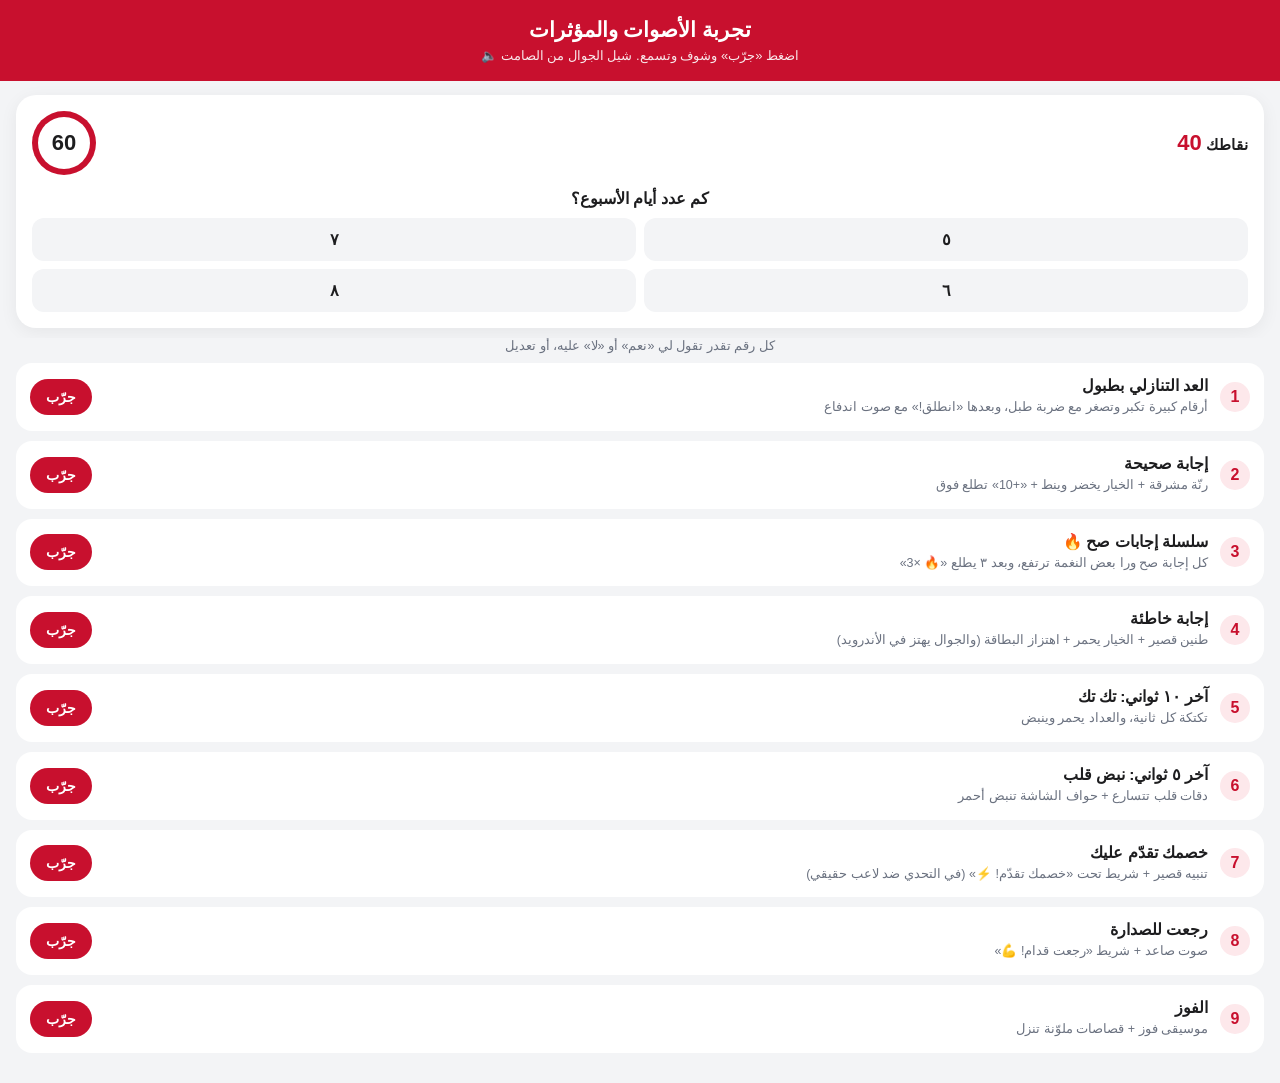
<file: fx-demo.html>
<!doctype html>
<html lang="ar" dir="rtl">
<head>
<meta charset="utf-8">
<meta name="viewport" content="width=device-width,initial-scale=1,viewport-fit=cover">
<meta name="robots" content="noindex">
<title>تجربة المؤثرات</title>
<style>
:root{--red:#c8102e;--ok:#1a8f4c;--bg:#f3f4f6;--card:#fff;--tx:#1d1d1f;--mu:#6b7280}
*{box-sizing:border-box;-webkit-tap-highlight-color:transparent}
body{margin:0;background:var(--bg);color:var(--tx);font-family:-apple-system,"SF Arabic","Segoe UI",Tahoma,sans-serif}
header{background:var(--red);color:#fff;padding:calc(18px + env(safe-area-inset-top)) 16px 18px;text-align:center}
header h1{margin:0;font-size:21px}header p{margin:6px 0 0;font-size:13px;opacity:.9}
.stage{position:sticky;top:0;z-index:5;background:var(--bg);padding:14px 16px 10px;overflow:hidden}
.mock{position:relative;background:var(--card);border-radius:20px;padding:16px;box-shadow:0 4px 18px rgba(0,0,0,.06);overflow:hidden}
.top{display:flex;align-items:center;justify-content:space-between}
.ring{position:relative;width:64px;height:64px;border-radius:50%;display:grid;place-items:center;font-weight:900;font-size:22px;background:conic-gradient(var(--red) var(--p,100%),#e5e7eb 0);transition:transform .15s}
.ring::before{content:"";position:absolute;inset:6px;border-radius:50%;background:var(--card)}.ring span{position:relative}
.ring.warn{animation:rp .5s ease-in-out infinite alternate}.ring.warn span{color:var(--red)}
@keyframes rp{to{transform:scale(1.12)}}
.score{font-weight:800;font-size:15px}.score b{font-size:22px;color:var(--red)}
.q{margin:14px 0 10px;font-weight:700;font-size:16px;text-align:center}
.ans{display:grid;grid-template-columns:1fr 1fr;gap:8px}
.ans div{background:#f3f4f6;border-radius:12px;padding:12px;text-align:center;font-weight:700;transition:background .2s,color .2s}
.ans .g{background:var(--ok);color:#fff;animation:pop .35s}.ans .r{background:var(--red);color:#fff}
@keyframes pop{40%{transform:scale(1.08)}}
.shake{animation:shk .4s}@keyframes shk{20%{transform:translateX(9px)}40%{transform:translateX(-9px)}60%{transform:translateX(6px)}80%{transform:translateX(-4px)}}
.flash{position:absolute;inset:0;pointer-events:none;opacity:0;border-radius:20px}
.flash.go{animation:fl .5s}@keyframes fl{0%{opacity:.55}100%{opacity:0}}
.plus{position:absolute;left:50%;top:40%;font-weight:900;font-size:30px;color:var(--ok);pointer-events:none;animation:up .9s forwards}
@keyframes up{0%{opacity:0;transform:translate(-50%,10px) scale(.6)}25%{opacity:1;transform:translate(-50%,0) scale(1.2)}100%{opacity:0;transform:translate(-50%,-60px) scale(1)}}
.combo{position:absolute;top:12px;left:50%;transform:translateX(-50%);background:#ff7a00;color:#fff;font-weight:900;border-radius:999px;padding:4px 12px;font-size:15px;animation:cb .6s}
@keyframes cb{0%{transform:translateX(-50%) scale(.3)}60%{transform:translateX(-50%) scale(1.25)}100%{transform:translateX(-50%) scale(1)}}
.vig{position:fixed;inset:0;pointer-events:none;z-index:50;box-shadow:inset 0 0 0 0 rgba(200,16,46,0);transition:box-shadow .2s}
.vig.on{animation:vg .8s ease-in-out infinite}@keyframes vg{0%,100%{box-shadow:inset 0 0 40px 6px rgba(200,16,46,.25)}50%{box-shadow:inset 0 0 90px 22px rgba(200,16,46,.55)}}
.big{position:fixed;inset:0;display:grid;place-items:center;z-index:60;pointer-events:none}
.big span{font-size:140px;font-weight:900;color:var(--red);text-shadow:0 6px 30px rgba(200,16,46,.35);animation:zm .8s forwards}
.big span.goT{font-size:84px}
@keyframes zm{0%{transform:scale(2.4);opacity:0}25%{transform:scale(1);opacity:1}80%{opacity:1}100%{transform:scale(.7);opacity:0}}
.banner{position:absolute;inset:auto 12px 12px;background:#111;color:#fff;border-radius:12px;padding:10px;text-align:center;font-weight:800;animation:bn 1.8s forwards}
@keyframes bn{0%{transform:translateY(80px)}15%,80%{transform:none}100%{transform:translateY(80px);opacity:0}}
.conf{position:fixed;top:-20px;width:9px;height:14px;z-index:70;pointer-events:none;border-radius:2px;animation:cf linear forwards}
@keyframes cf{to{transform:translateY(110vh) rotate(720deg)}}
.list{padding:6px 16px calc(30px + env(safe-area-inset-bottom));display:grid;gap:10px}
.it{background:var(--card);border-radius:16px;padding:14px;display:flex;align-items:center;gap:12px}
.n{width:30px;height:30px;border-radius:50%;background:#fde8eb;color:var(--red);font-weight:900;display:grid;place-items:center;flex:none}
.tx{flex:1;min-width:0}.tx b{display:block;font-size:15.5px}.tx small{display:block;color:var(--mu);font-size:12.5px;margin-top:3px;line-height:1.5}
button{font-family:inherit;border:0;border-radius:999px;background:var(--red);color:#fff;font-weight:800;padding:10px 16px;font-size:14px;flex:none;cursor:pointer}
.note{margin:0 16px 4px;font-size:12.5px;color:var(--mu);text-align:center}
</style>
</head>
<body>
<header><h1>تجربة الأصوات والمؤثرات</h1><p>اضغط «جرّب» وشوف وتسمع. شيل الجوال من الصامت 🔈</p></header>
<div class="stage"><div class="mock" id="mock">
  <div class="top"><div class="score">نقاطك <b id="sc">40</b></div><div class="ring" id="ring"><span id="sec">60</span></div></div>
  <div class="q">كم عدد أيام الأسبوع؟</div>
  <div class="ans" id="ans"><div>٥</div><div>٧</div><div>٦</div><div>٨</div></div>
  <div class="flash" id="flash"></div>
</div></div>
<p class="note">كل رقم تقدر تقول لي «نعم» أو «لا» عليه، أو تعديل</p>
<div class="list" id="list"></div>
<div class="vig" id="vig"></div>
<script>
let AC=null;
function ac(){ try{ if(!AC) AC=new (window.AudioContext||window.webkitAudioContext)(); if(AC.state==='suspended') AC.resume(); }catch(e){} try{ if(navigator.audioSession) navigator.audioSession.type='ambient'; }catch(e){} return AC; }
function tone(f,t0,d,type,vol,slide){ const a=ac(); if(!a) return; const t=a.currentTime+t0,o=a.createOscillator(),g=a.createGain();
  o.type=type||'sine'; o.frequency.setValueAtTime(f,t); if(slide) o.frequency.exponentialRampToValueAtTime(slide,t+d);
  g.gain.setValueAtTime(.0001,t); g.gain.exponentialRampToValueAtTime(vol||.15,t+.01); g.gain.exponentialRampToValueAtTime(.0001,t+d);
  o.connect(g); g.connect(a.destination); o.start(t); o.stop(t+d+.03); }
function noise(t0,d,vol,hp){ const a=ac(); if(!a) return; const n=Math.floor(a.sampleRate*d), b=a.createBuffer(1,n,a.sampleRate), x=b.getChannelData(0);
  for(let i=0;i<n;i++) x[i]=(Math.random()*2-1)*(1-i/n); const s=a.createBufferSource(); s.buffer=b; const f=a.createBiquadFilter(); f.type='highpass'; f.frequency.value=hp||1500;
  const g=a.createGain(); g.gain.value=vol||.2; s.connect(f); f.connect(g); g.connect(a.destination); s.start(a.currentTime+t0); }
const drum=(t0,v)=>{ tone(150,t0,.35,'sine',v||.5,45); noise(t0,.06,.12,2500); };
const $=id=>document.getElementById(id);
function flash(c){ const f=$('flash'); f.style.background=c; f.classList.remove('go'); void f.offsetWidth; f.classList.add('go'); }
function vib(p){ try{ navigator.vibrate&&navigator.vibrate(p); }catch(e){} }
function bigTxt(t,go){ const b=document.createElement('div'); b.className='big'; b.innerHTML='<span'+(go?' class="goT"':'')+'>'+t+'</span>'; document.body.appendChild(b); setTimeout(()=>b.remove(),850); }
function resetAns(){ document.querySelectorAll('#ans div').forEach(d=>d.className=''); }
let timers=[]; function clearT(){ timers.forEach(clearTimeout); timers=[]; $('ring').classList.remove('warn'); $('vig').classList.remove('on'); }
function setSec(s){ $('sec').textContent=s; $('ring').style.setProperty('--p',(s/60*100)+'%'); }
let streak=0;
const FX=[
 ['العد التنازلي بطبول','أرقام كبيرة تكبر وتصغر مع ضربة طبل، وبعدها «انطلق!» مع صوت اندفاع',()=>{ clearT(); [3,2,1].forEach((n,i)=>timers.push(setTimeout(()=>{ bigTxt(n); drum(0,.55); vib(40); },i*800)));
   timers.push(setTimeout(()=>{ bigTxt('انطلق!',1); noise(0,.45,.18,600); tone(300,0,.45,'sawtooth',.08,1400); tone(784,.05,.15,'triangle',.18); tone(1175,.15,.35,'triangle',.18); vib([30,40,60]); },2400)); }],
 ['إجابة صحيحة','رنّة مشرقة + الخيار يخضر وينط + «+10» تطلع فوق',()=>{ resetAns(); const d=$('ans').children[1]; d.className='g'; flash('rgba(26,143,76,.35)');
   tone(988,0,.18,'sine',.2); tone(1319,.08,.32,'sine',.2); tone(2637,.08,.2,'sine',.05); const p=document.createElement('div'); p.className='plus'; p.textContent='+10'; $('mock').appendChild(p); setTimeout(()=>p.remove(),950);
   const s=$('sc'); s.textContent=+s.textContent+10; vib(20); }],
 ['سلسلة إجابات صح 🔥','كل إجابة صح ورا بعض النغمة ترتفع، وبعد ٣ يطلع «🔥 ×3»',()=>{ streak=streak>=5?1:streak+1; resetAns(); $('ans').children[1].className='g'; flash('rgba(26,143,76,.3)');
   const k=Math.pow(1.122,streak-1); tone(988*k,0,.16,'sine',.2); tone(1319*k,.07,.3,'sine',.2);
   if(streak>=3){ tone(1568*k,.18,.35,'triangle',.14); const c=document.createElement('div'); c.className='combo'; c.textContent='🔥 ×'+streak; $('mock').appendChild(c); setTimeout(()=>c.remove(),1200); } }],
 ['إجابة خاطئة','طنين قصير + الخيار يحمر + اهتزاز البطاقة (والجوال يهتز في الأندرويد)',()=>{ streak=0; resetAns(); $('ans').children[3].className='r'; $('ans').children[1].className='g'; flash('rgba(200,16,46,.35)');
   const m=$('mock'); m.classList.remove('shake'); void m.offsetWidth; m.classList.add('shake'); tone(220,0,.25,'sawtooth',.13,120); tone(165,.12,.3,'square',.08,85); vib([60,40,60]); }],
 ['آخر ١٠ ثواني: تك تك','تكتكة كل ثانية، والعداد يحمر وينبض',()=>{ clearT(); $('ring').classList.add('warn'); for(let i=0;i<10;i++) timers.push(setTimeout(()=>{ setSec(10-i); tone(1500,0,.05,'square',.06); tone(900,.0,.04,'sine',.05); },i*1000));
   timers.push(setTimeout(()=>{ clearT(); setSec(60); },10200)); }],
 ['آخر ٥ ثواني: نبض قلب','دقات قلب تتسارع + حواف الشاشة تنبض أحمر',()=>{ clearT(); $('ring').classList.add('warn'); $('vig').classList.add('on'); let t=0;
   for(let i=0;i<5;i++){ const gap=1000-i*120; timers.push(setTimeout(()=>{ setSec(5-i); tone(70,0,.16,'sine',.7,45); tone(60,.17,.18,'sine',.55,40); tone(1500,0,.04,'square',.05); vib([40,90,40]); },t)); t+=gap; }
   timers.push(setTimeout(()=>{ clearT(); setSec(0); tone(523,0,.5,'square',.12); tone(392,0,.7,'sawtooth',.08); bigTxt('انتهى!',1); timers.push(setTimeout(()=>setSec(60),1200)); },t)); }],
 ['خصمك تقدّم عليك','تنبيه قصير + شريط تحت «خصمك تقدّم! ⚡» (في التحدي ضد لاعب حقيقي)',()=>{ tone(880,0,.12,'square',.08,660); tone(660,.12,.18,'square',.08,440); const b=document.createElement('div'); b.className='banner'; b.textContent='خصمك تقدّم! ⚡'; $('mock').appendChild(b); setTimeout(()=>b.remove(),1900); vib(50); }],
 ['رجعت للصدارة','صوت صاعد + شريط «رجعت قدام! 💪»',()=>{ [659,880,1175].forEach((f,i)=>tone(f,i*.07,.18,'triangle',.15)); const b=document.createElement('div'); b.className='banner'; b.style.background='var(--ok)'; b.textContent='رجعت قدام! 💪'; $('mock').appendChild(b); setTimeout(()=>b.remove(),1900); }],
 ['الفوز','موسيقى فوز + قصاصات ملوّنة تنزل',()=>{ [523,659,784,1047].forEach((f,i)=>tone(f,i*.13,.22,'triangle',.2)); [1047,784,659].forEach(f=>tone(f,.55,.7,'sine',.12)); drum(.55,.4);
   const cs=['#c8102e','#ffb703','#1a8f4c','#2563eb','#ff7a00']; for(let i=0;i<70;i++){ const c=document.createElement('div'); c.className='conf'; c.style.left=Math.random()*100+'vw'; c.style.background=cs[i%5]; c.style.animationDuration=(1.6+Math.random()*1.6)+'s'; c.style.animationDelay=(Math.random()*.4)+'s'; document.body.appendChild(c); setTimeout(()=>c.remove(),3800); } vib([40,60,40,60,120]); }],
];
$('list').innerHTML=FX.map((f,i)=>'<div class="it"><span class="n">'+(i+1)+'</span><div class="tx"><b>'+f[0]+'</b><small>'+f[1]+'</small></div><button type="button" data-i="'+i+'">جرّب</button></div>').join('');
$('list').addEventListener('click',e=>{ const b=e.target.closest('button'); if(!b) return; ac(); window.scrollTo({top:0,behavior:'smooth'}); FX[+b.dataset.i][2](); });
</script>
</body>
</html>
</file>
